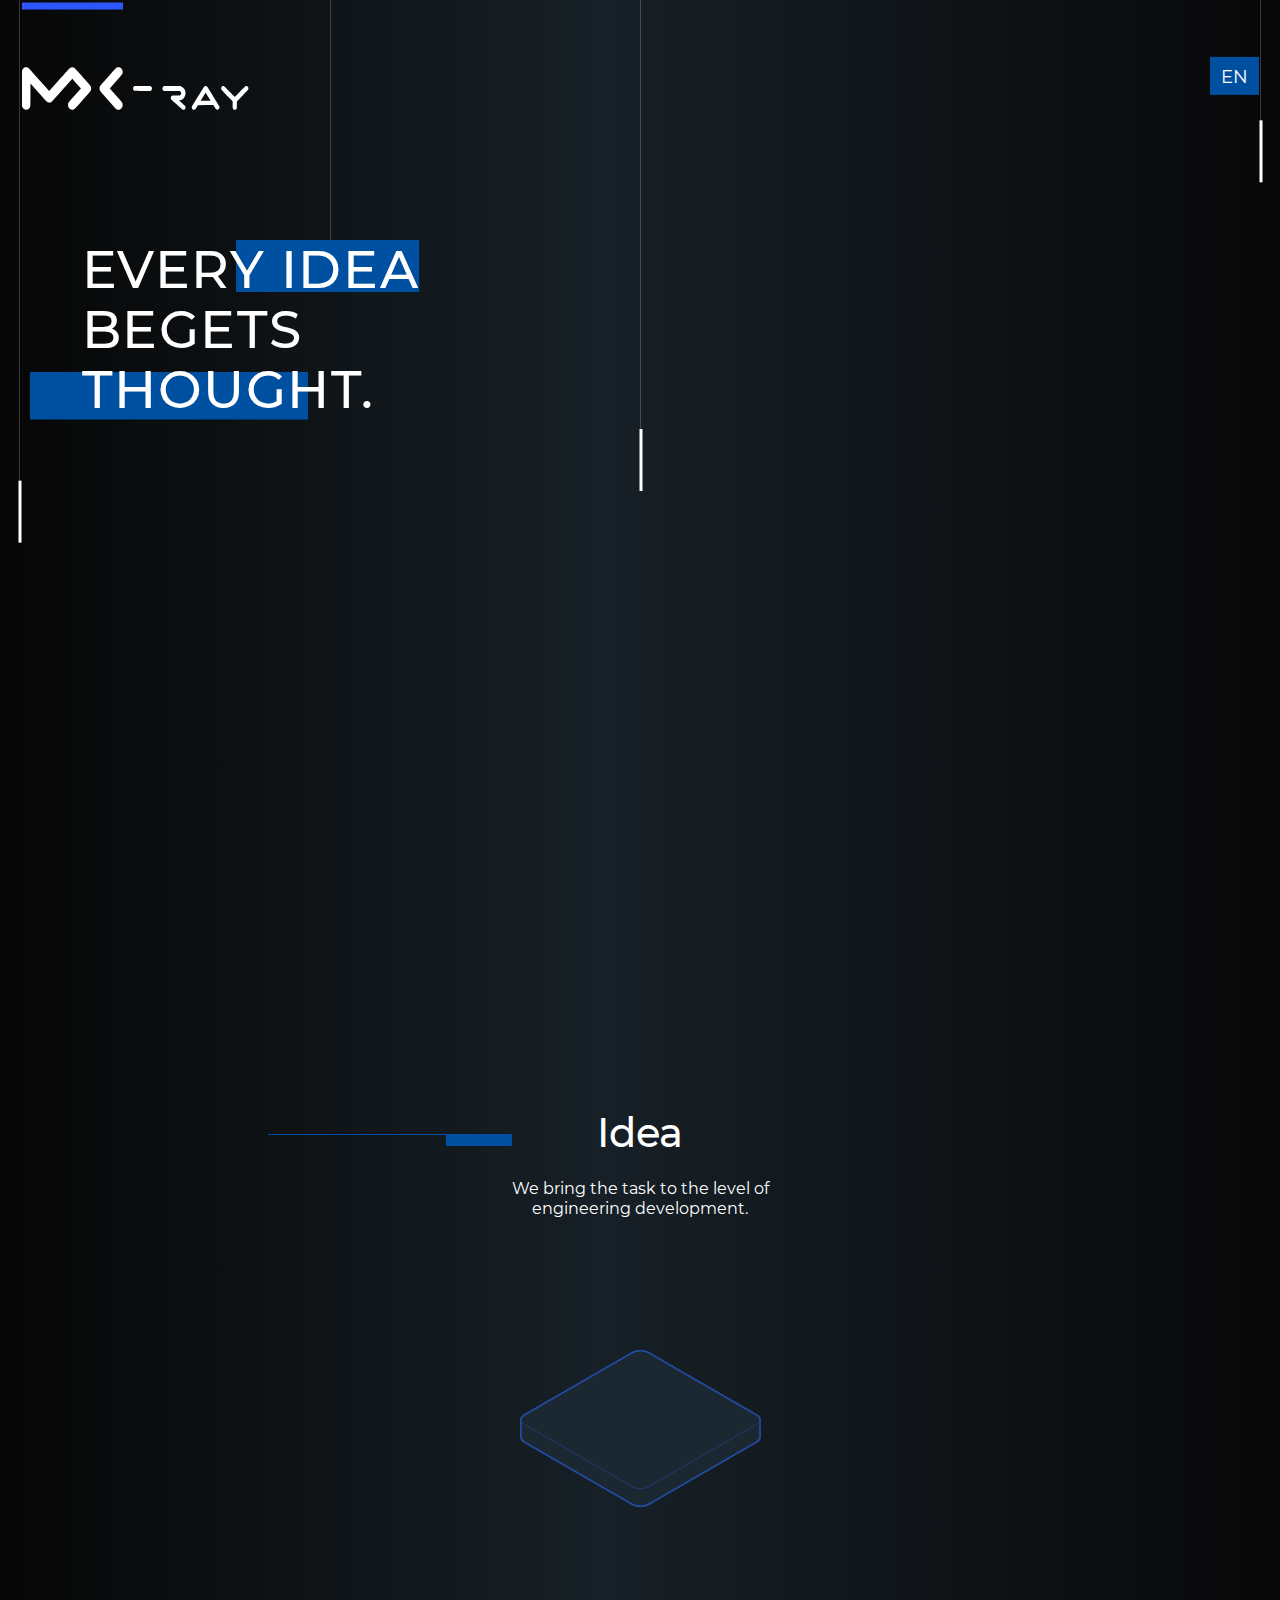
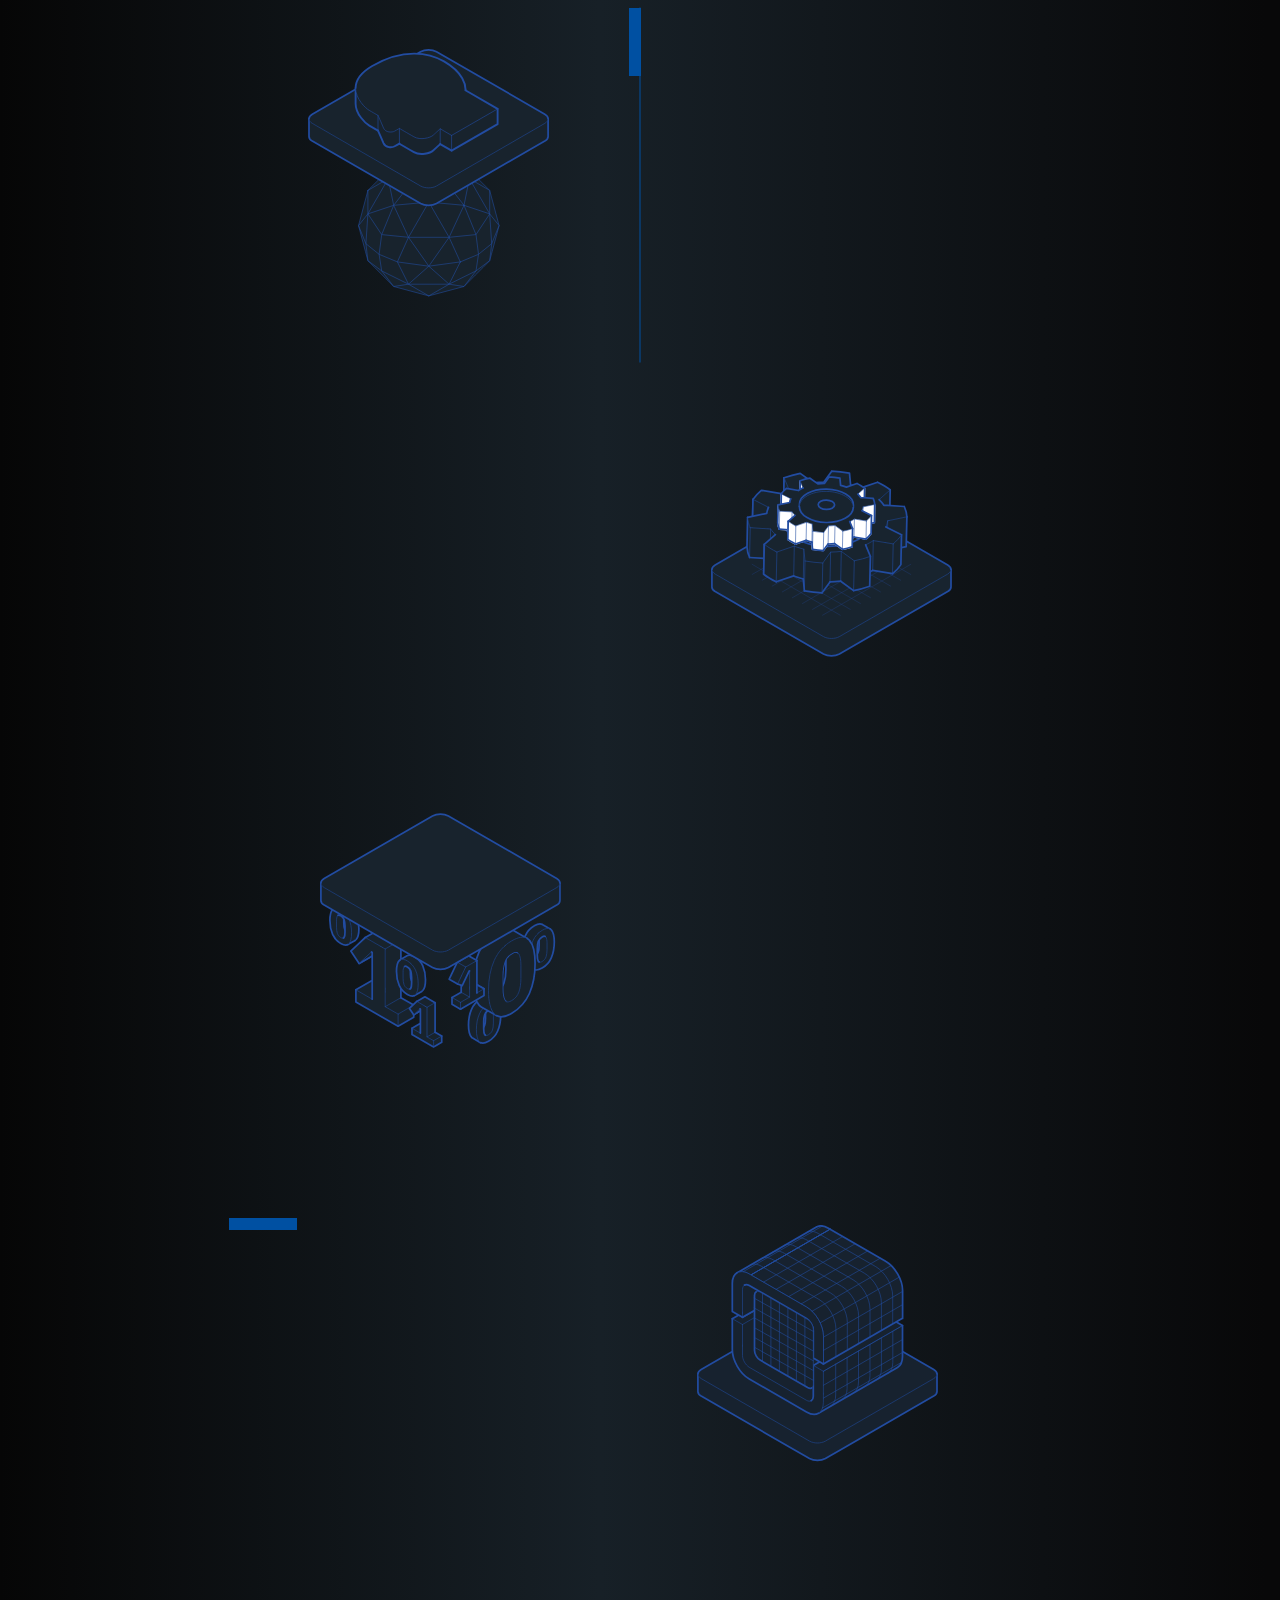
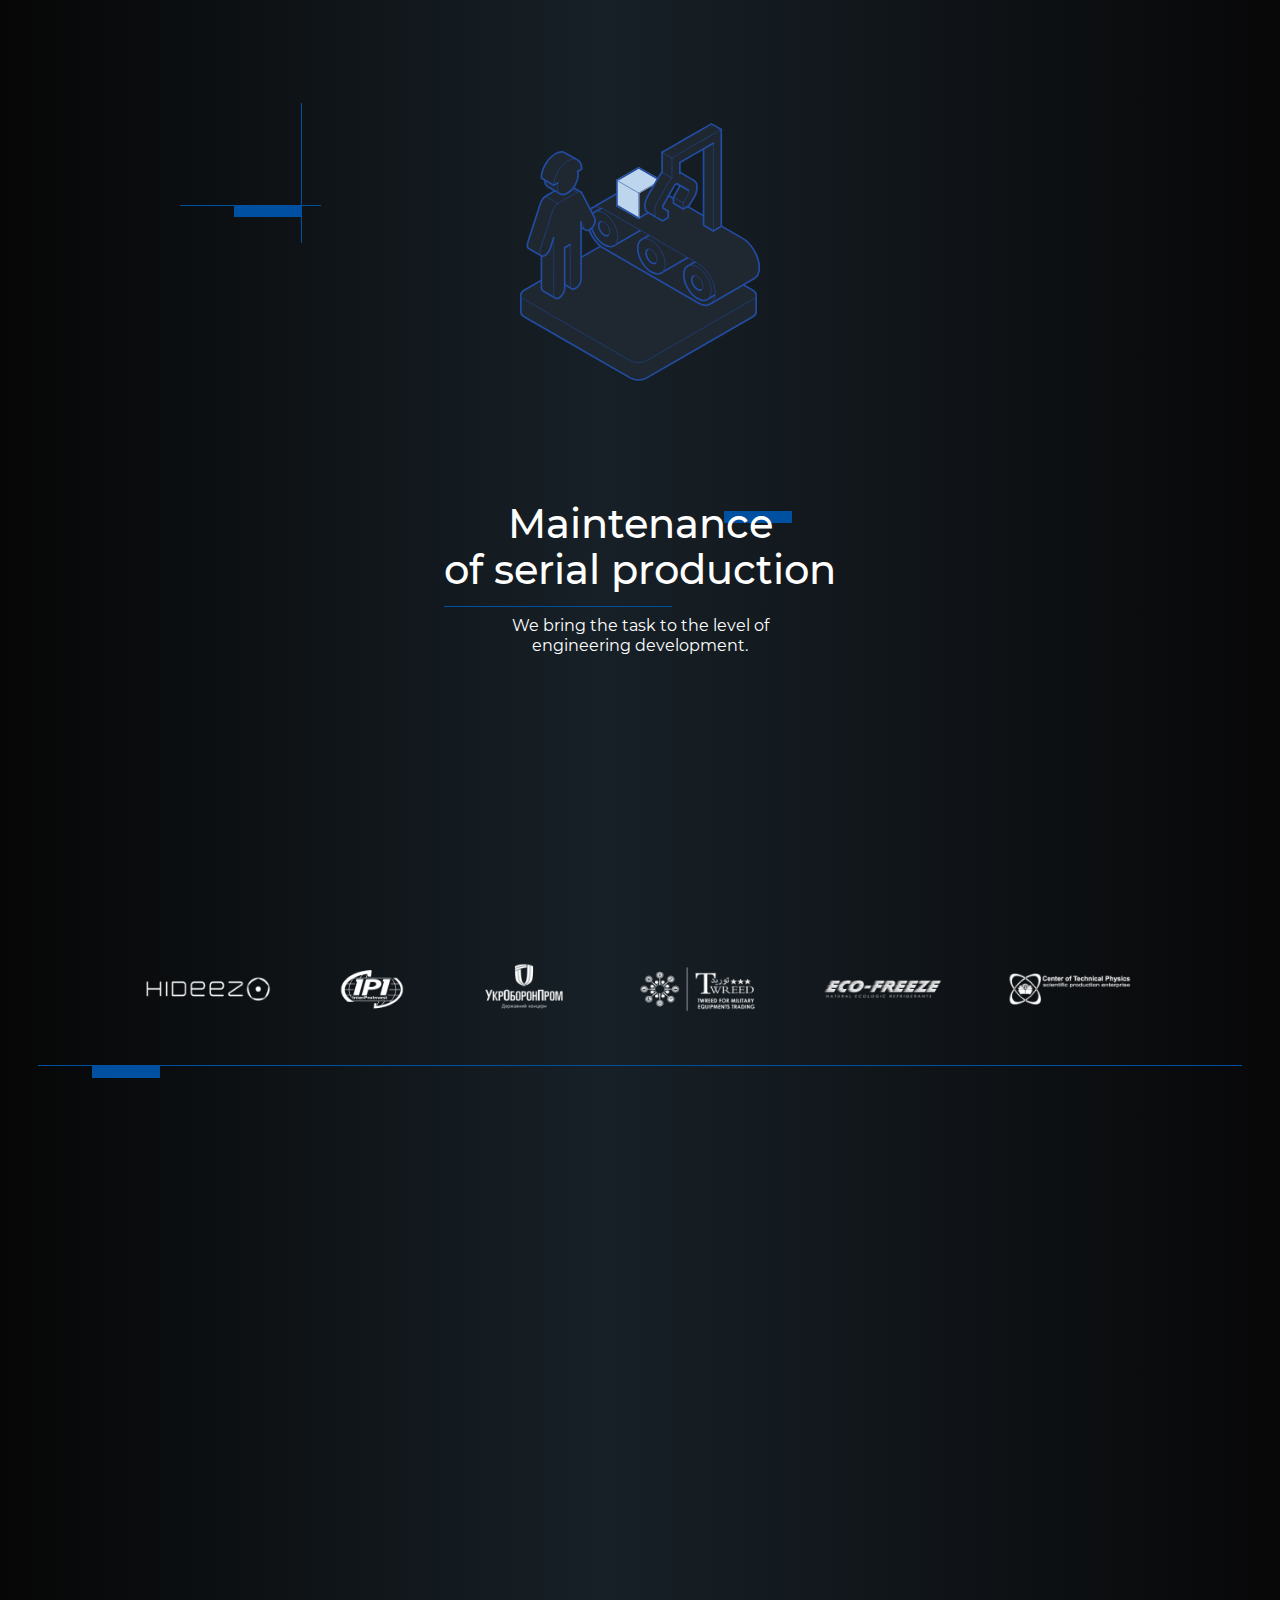
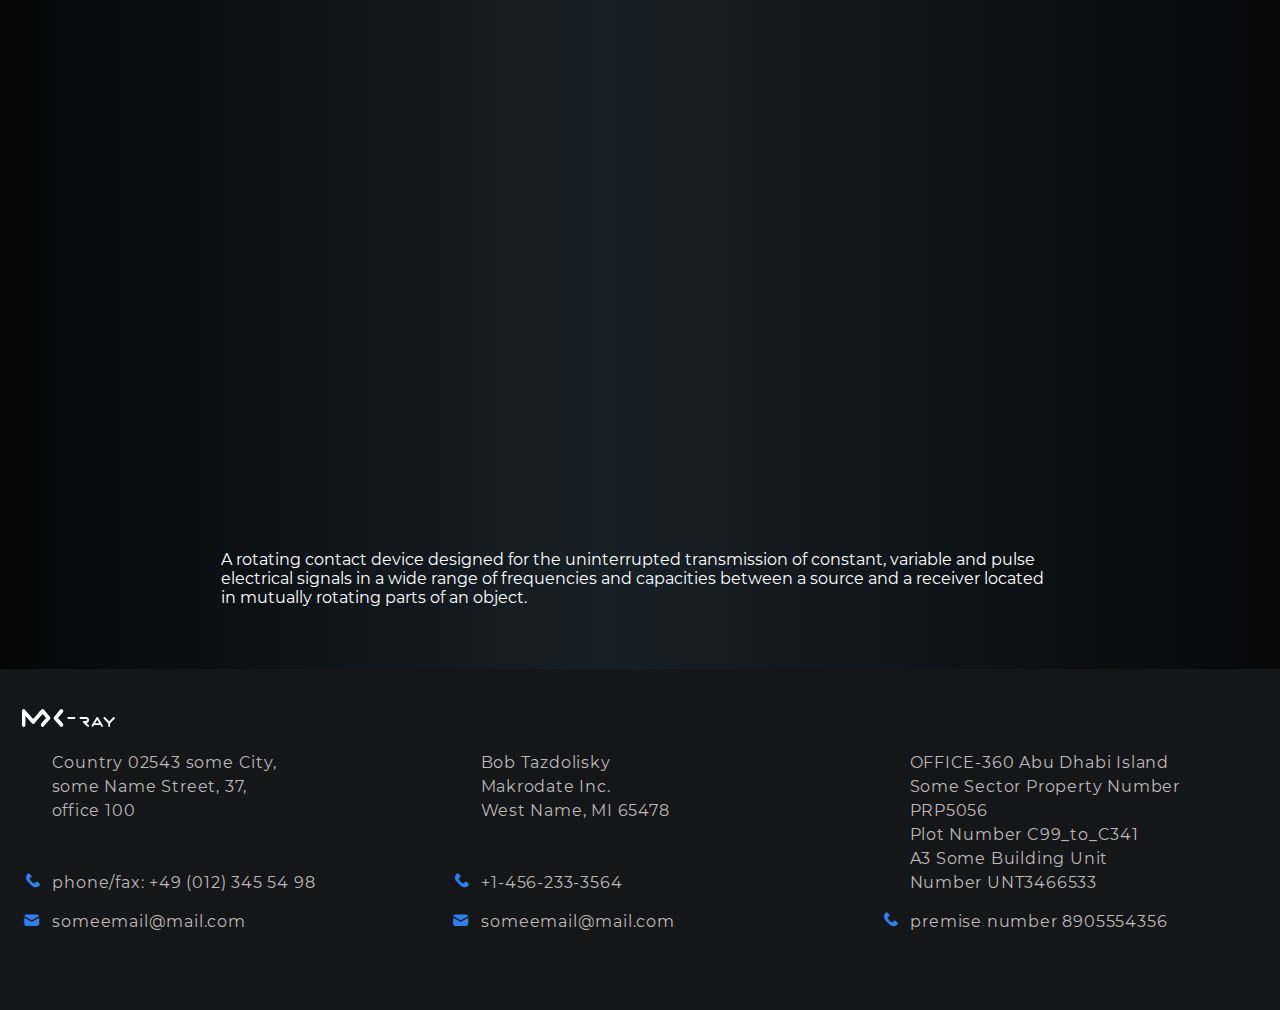
<file: index.html>
<!doctype html>
<html lang="en">
<head>
  <meta charset="UTF-8">
  <meta name="viewport" content="width=device-width, initial-scale=1.0">
  <meta http-equiv="X-UA-Compatible" content="ie=edge">
  <link rel="shortcut icon" href="img/favicon.png" type="image/x-icon">
  <title>Home | MX-RAY</title>
</head>

<style>
  .loading {
    display: flex;
    justify-content: center;
    align-items: center;
    background: linear-gradient(270deg, #080809 1.18%, #172027 53.16%, #060606 100%);
    font-size: 1rem;
    color: white;
    font-family: Arial, sans-serif;

    position: fixed;
    z-index: 100;
    top: 0;
    left: 0;
    right: 0;
    bottom: 0;
  }
</style>

<body class="home">

<div id="wrapper"><!-- wrapper -->
  <div class="loading">Loading...</div>

  <header class="header">
    <div class="container header__container">
      <div class="header__name"><span>Projects</span></div>
      <a href="./" class="logo header__logo">
        <strong>
          <img src="img/logo.svg" alt="MX-RAY">
        </strong>
      </a>

      <div class="nav nav-drop header__nav">
        <div class="nav-drop__inner">
          <ul class="nav__list">
            <li><a href="#services">Services</a></li>
            <li><a href="#clients">Clients</a></li>
            <li><a href="#team">Team</a></li>
            <li><a href="#projects">Projects</a></li>
            <li><a href="#contacts">Contacts</a></li>
          </ul>
        </div>
      </div>

      <div id="language" class="language header__language">EN</div>
      <ul id="languageList" class="language-list header__language-list">
        <li><a href="#">RU</a></li>
        <li><a href="#">UA</a></li>
        <li><a href="#">EN</a></li>
        <li><a href="#">ZH</a></li>
        <li><a href="#">DE</a></li>
        <li><a href="#">FR</a></li>
        <li><a href="#">ES</a></li>
      </ul>

      <button class="hamburger hamburger--spin header__hamburger hamburger-js" type="button">
        <span class="hamburger-box">
          <span class="hamburger-inner"></span>
        </span>
      </button>
    </div>
  </header>




<main>
  <section class="intro">
    <div class="container intro__container">
      <div class="intro-decor intro__decor">
        <span class="intro-decor-line intro-decor__line"></span>
        <span class="intro-decor-line intro-decor__line"></span>
        <span class="intro-decor-line intro-decor__line"></span>
        <span class="intro-decor-line intro-decor__line"></span>
      </div>

      <div class="intro__content">
        <div class="intro__des">
          <h1 class="intro__title intro-title">
            <span class="intro-title__text">Every Idea<br>Begets<br>Thought.</span>
          </h1>
          <div class="intro__subtitle intro-subtitle">
            <div class="intro-subtitle__inner">
              <span class="color-darkblue">We bring together</span> the best<br>thoughts <span class="color-darkblue">to</span> realize<br><span class="pl-1rem">our<span class="color-darkblue"> ideas</span></span>
            </div>
          </div>
        </div>
        <div class="intro__img">
          <div class="swiper intro-swiper-img">
            <div class="swiper-wrapper">
              <div class="swiper-slide">
                <div class="intro__img-wrap" id="zeveles">
                  <img src="img/Heli.png" alt="zeveles">
                </div>
              </div>
              <div class="swiper-slide">
                <div class="intro__img-wrap" id="trochilidae">
                  <img src="img/Nano.png" alt="trochilidae">
                </div>
              </div>
              <div class="swiper-slide">
                <div class="intro__img-wrap" id="mf3drs">
                  <img src="img/Radar.png" alt="MF3DRS">
                </div>
              </div>
              <div class="swiper-slide">
                <div class="intro__img-wrap" id="vku">
                  <img src="img/VKU.png" alt="vku">
                </div>
              </div>
            </div>
          </div>
        </div>
        <div class="intro__swiper">
          <div class="intro-swiper swiper">
            <div class="swiper-wrapper">
              <div class="swiper-slide">
                <div class="intro-about-project">
                  <div class="intro-about-project__body">
                    <small class="intro-about-project__num">01</small>
                    <div class="intro-about-project__title">Zeveles</div>
                    <div class="intro-about-project__des">
                      <p>Development of UAVs with unique capabilities and minimum necessary training and operator training</p>
                    </div>
                    <a href="project.html" class="button intro-about-project__btn">Read more</a>
                  </div>
                </div>
              </div>
              <div class="swiper-slide">
                <div class="intro-about-project">
                  <div class="intro-about-project__body">
                    <small class="intro-about-project__num">02</small>
                    <div class="intro-about-project__title">Trochilidae</div>
                    <div class="intro-about-project__des">
                      <p>Personal, intelligence complex. Extremely light, almost silent.</p>
                    </div>
                    <a href="project.html" class="button intro-about-project__btn">Read more</a>
                  </div>
                </div>
              </div>
              <div class="swiper-slide">
                <div class="intro-about-project">
                  <div class="intro-about-project__body">
                    <small class="intro-about-project__num">03</small>
                    <div class="intro-about-project__title">mf3drs</div>
                    <div class="intro-about-project__des">
                      <p>Multifunctional 3D radar to detect aerial targets.</p>
                    </div>
                    <a href="project.html" class="button intro-about-project__btn">Read more</a>
                  </div>
                </div>
              </div>
              <div class="swiper-slide">
                <div class="intro-about-project">
                  <div class="intro-about-project__body">
                    <small class="intro-about-project__num">04</small>
                    <div class="intro-about-project__title">VKU</div>
                    <div class="intro-about-project__des">
                      <p>Multifunctional 3D radar to detect aerial targets.</p>
                    </div>
                    <a href="project.html" class="button intro-about-project__btn">Read more</a>
                  </div>
                </div>
              </div>
            </div>

            <div class="swiper-pagination"></div>
            <div class="swiper-button-prev"></div>
            <div class="swiper-button-next"></div>
          </div>
        </div>
      </div>
    </div>
  </section>

  <section id="services" class="steps">
    <div class="container text-center">
      <h2 class="title title--steps steps__title">What da we do?</h2>
    </div>

    <div class="container steps__container">
      <div class="steps__row step-1">
        <div class="steps__col">
          <div class="step-des text-center">
            <div class="step-des__title">Idea</div>
            <div class="step-des__text">
              <p>We bring the task to the level of<br>engineering development.</p>
            </div>
          </div>
          <div class="step-img">
            <img src="img/question_mark.svg" class="step-img__animate" alt="Question icon.">
            <img src="img/step-img-1.svg" alt="Platform for question icon.">

            <svg class="step-svg-line" width="273" height="198" viewBox="0 0 273 198" fill="none" xmlns="http://www.w3.org/2000/svg">
              <path d="M228 0.5L266.689 22.918C273.31 26.7547 273.344 36.3034 266.75 40.187L0.5 197" stroke="#0050A2"/>
            </svg>

            <div class="step-line"></div>
          </div>
        </div>
      </div>
      <div class="steps__row step-2">
        <div class="steps__col">
          <div class="step-img">
            <img src="img/exclamation_mark.svg" class="step-img__animate" alt="Exclamation icon.">
            <img src="img/step-img-2.svg" alt="Platform for exclamation icon.">

            <!-- decor -->
            <div class="step-2__circle-small step-decor-circle"></div>
            <div class="step-2__circle step-decor-circle"></div>
            <div class="step-2__circle-blue step-decor-circle"></div>

            <div class="step-line"></div>
          </div>
        </div>
        <div class="steps__col">
          <div class="step-des">
            <div class="step-des__title">Conceptual<br>Design</div>
            <div class="step-des__text">
              <p>We reveal the power of the idea, not the material.</p>
            </div>
          </div>

          <div class="step-des">
            <div class="step-des__title">Visualization</div>
            <div class="step-des__text">
              <p>We get the primary view<br>of the final product<br>.</p>
            </div>
          </div>
        </div>
      </div>
      <div class="steps__row step-3">
        <div class="steps__col">
          <div class="step-img">
            <img src="img/gear.svg" class="step-img__animate" alt="Gear icon.">
            <img src="img/step-img-3.svg" alt="Platform for gear icon.">

            <div class="step-line"></div>
          </div>
        </div>
        <div class="steps__col">
          <div class="step-des">
            <div class="step-3__title-decor"></div>

            <div class="step-des__title">Mechanical<br>Design</div>
            <div class="step-des__text">
              <p>We create a parametric 3D-model<br>of the product, ready for transfer<br>to production.</p>
            </div>
          </div>
        </div>
      </div>
      <div class="steps__row step-4">
        <div class="steps__col">
          <div class="step-img">
            <img src="img/electronic.svg" class="step-img__animate" alt="Electronic icon.">
            <img src="img/step-img-4.svg" alt="Platform for electronic icon">

            <svg class="step-svg-line" width="334" height="254" viewBox="0 0 334 254" fill="none" xmlns="http://www.w3.org/2000/svg">
              <path d="M1.00003 5.80487e-05L1.00004 64.1025C1.00004 67.742 2.97736 71.0941 6.16267 72.8547L333 253.5" stroke="#0050A2"/>
            </svg>

            <div class="step-line"></div>
          </div>
        </div>
        <div class="steps__col">
          <div class="step-4__des-decor"></div>
          <div class="step-des">
            <div class="step-des__title">Electronics development</div>
            <div class="step-des__text">
              <p>Let the electrons run only<br>
                in the right direction.
              </p>
            </div>
          </div>
          <div class="step-des">
            <div class="step-des__title">IT</div>
            <div class="step-des__text">
              <p>Collect, store, process<br>
                and transmit any data.
              </p>
            </div>
          </div>
        </div>
      </div>
      <div class="steps__row step-5">
        <div class="steps__col">
          <div class="step-img">
            <img src="img/design.svg" class="step-img__animate" alt="Monitor icon.">
            <img src="img/step-img-5.svg" alt="Prototype of monitor.">

            <svg class="step-svg-line" width="154" height="171" viewBox="0 0 154 171" fill="none" xmlns="http://www.w3.org/2000/svg">
              <path d="M153.5 2.6664e-05L153.5 25.1927C153.5 28.7838 151.574 32.0992 148.455 33.8787L6.04476 115.122C2.92554 116.901 0.999979 120.217 0.99998 123.808L0.999981 170.882" stroke="#0050A2"/>
            </svg>

            <div class="step-line"></div>
          </div>
        </div>
        <div class="steps__col step-5__des-decor">
          <div class="step-des">
            <div class="step-des__title">Prototyping</div>
            <div class="step-des__text">
              <p>We create from the first CNC prototypes<br>to the last tulling iteration.</p>
            </div>
          </div>
          <div class="step-des">
            <div class="step-des__title">Industrial<br>Design</div>
            <div class="step-des__text">
              <p>We make the material work on<br>facets of possibility.</p>
            </div>
          </div>
        </div>
      </div>
      <div class="steps__row step-6">
        <div class="steps__col">
          <div class="step-6__decor"></div>
          <div class="step-img">
            <img src="img/person.svg" class="step-img__animate" alt="Person icon.">
            <img src="img/cube.svg" class="step-img__animate-cube" alt="Cube which appears on the conveyor.">
            <img src="img/step-img-6.svg" alt="Conveyor icon.">
          </div>
          <div class="step-des">
            <div class="step-des__title">Maintenance<br>of serial production</div>
            <div class="step-des__text">
              <p>We bring the task to the level of<br>engineering development.</p>
            </div>
          </div>
        </div>
      </div>
    </div>
  </section>

  <section id="clients" class="partners">
  <div class="container partners__container">
    <h2 class="title title--partners partners__title">Our partners</h2>
    <ul class="partners__list">
      <li>
        <picture class="partners__img">
  <source srcset="img/2x/HideezLogo-Horizontal.png" media="(min-width: 2560px)">
  <source srcset="img/4x/HideezLogo-Horizontal.png" media="(min-width: 5120px)">
  <source srcset="img/HideezLogo-Horizontal.png">
  <img src="img/4x/HideezLogo-Horizontal.png" alt="Hideez logo">
</picture>
      </li>
      <li>
        <picture class="partners__img">
  <source srcset="img/2x/IPI.png" media="(min-width: 2560px)">
  <source srcset="img/4x/IPI.png" media="(min-width: 5120px)">
  <source srcset="img/IPI.png">
  <img src="img/4x/IPI.png" alt="IPI logo">
</picture>
      </li>
      <li>
        <picture class="partners__img">
  <source srcset="img/2x/Oboronprom.png" media="(min-width: 2560px)">
  <source srcset="img/4x/Oboronprom.png" media="(min-width: 5120px)">
  <source srcset="img/Oboronprom.png">
  <img src="img/4x/Oboronprom.png" alt="Oboronprom logo">
</picture>
      </li>
      <li>
        <picture class="partners__img">
  <source srcset="img/2x/Tweed.png" media="(min-width: 2560px)">
  <source srcset="img/4x/Tweed.png" media="(min-width: 5120px)">
  <source srcset="img/Tweed.png">
  <img src="img/4x/Tweed.png" alt="Tweed logo">
</picture>
      </li>
      <li>
        <picture class="partners__img">
  <source srcset="img/2x/Eco.png" media="(min-width: 2560px)">
  <source srcset="img/4x/Eco.png" media="(min-width: 5120px)">
  <source srcset="img/Eco.png">
  <img src="img/4x/Eco.png" alt="Eco-freeze logo">
</picture>
      </li>
      <li>
        <picture class="partners__img">
  <source srcset="img/2x/fizics.png" media="(min-width: 2560px)">
  <source srcset="img/4x/fizics.png" media="(min-width: 5120px)">
  <source srcset="img/fizics.png">
  <img src="img/4x/fizics.png" alt="Center of Technical Physics logo">
</picture>
      </li>
    </ul>
  </div>
</section>

  <section id="team" class="team">
  <div class="container team__container">
    <h2 class="title title--team team__title">Team</h2>
    <ul class="team__list">
      <li>
        <figure class="team-item">
          <div class="team-item__img">
            <img loading="lazy" src="img/All-06.png" alt="Photo of team member.">
          </div>
          <figcaption>
            <div class="team-item__title">Alexander<br>Sergeevich</div>
            <p>IT Director</p>
          </figcaption>
        </figure>
      </li>
      <li>
        <figure class="team-item">
          <picture class="team-item__img">
            <source srcset="img/All-02.png" media="(min-width: 2560px)">
            <source srcset="img/All-02.png" media="(min-width: 5120px)">
            <source srcset="img/All-02.png">
            <img src="img/All-02.png" alt="Photo of team member.">
          </picture>
          <figcaption>
            <div class="team-item__title">Alexander<br>Nikolaevich</div>
            <p>CFO</p>
          </figcaption>
        </figure>
      </li>
      <li>
        <figure class="team-item">
          <picture class="team-item__img">
            <source srcset="img/All-07.png" media="(min-width: 2560px)">
            <source srcset="img/All-07.png" media="(min-width: 5120px)">
            <source srcset="img/All-07.png">
            <img src="img/All-07.png" alt="Photo of team member.">
          </picture>
          <figcaption>
            <div class="team-item__title">Alexander<br>Pavlovich</div>
            <p>Head of Prototyping</p>
          </figcaption>
        </figure>
      </li>
      <li>
        <figure class="team-item">
          <picture class="team-item__img">
            <source srcset="img/All-04.png" media="(min-width: 2560px)">
            <source srcset="img/All-04.png" media="(min-width: 5120px)">
            <source srcset="img/All-04.png">
            <img src="img/All-04.png" alt="Photo of team member.">
          </picture>
          <figcaption>
            <div class="team-item__title">Alexander<br>Sergeevich</div>
            <p>Chief engineer</p>
          </figcaption>
        </figure>
      </li>
      <li>
        <figure class="team-item">
          <picture class="team-item__img">
            <source srcset="img/All-08.png" media="(min-width: 2560px)">
            <source srcset="img/All-08.png" media="(min-width: 5120px)">
            <source srcset="img/All-08.png">
            <img src="img/All-08.png" alt="Photo of team member.">
          </picture>
          <figcaption>
            <div class="team-item__title">Alexei<br>Nikolayevich</div>
            <p>Head of Development Department</p>
          </figcaption>
        </figure>
      </li>
      <li>
        <figure class="team-item">
          <picture class="team-item__img">
            <source srcset="img/All-10.png" media="(min-width: 2560px)">
            <source srcset="img/All-10.png" media="(min-width: 5120px)">
            <source srcset="img/All-10.png">
            <img src="img/All-10.png" alt="Photo of team member.">
          </picture>
          <figcaption>
            <div class="team-item__title">Artyom<br>Vladimirovich</div>
            <p>Embedded Systems Specialist</p>
          </figcaption>
        </figure>
      </li>
      <li>
        <figure class="team-item">
          <picture class="team-item__img">
            <source srcset="img/All-11.png" media="(min-width: 2560px)">
            <source srcset="img/All-11.png" media="(min-width: 5120px)">
            <source srcset="img/All-11.png">
            <img src="img/All-11.png" alt="Photo of team member.">
          </picture>
          <figcaption>
            <div class="team-item__title">Viktor<br>Dmitrievich</div>
            <p>Lead FPGA Engineer</p>
          </figcaption>
        </figure>
      </li>
      <li>
        <figure class="team-item">
          <picture class="team-item__img">
            <source srcset="img/All-03.png" media="(min-width: 2560px)">
            <source srcset="img/All-03.png" media="(min-width: 5120px)">
            <source srcset="img/All-03.png">
            <img src="img/All-03.png" alt="Photo of team member.">
          </picture>
          <figcaption>
            <div class="team-item__title">Ludmila<br>Vladimirovna</div>
            <p>Chief Accountant</p>
          </figcaption>
        </figure>
      </li>
    </ul>
  </div>

  <div class="container">
    <div class="team__des">
      <p>A rotating contact device designed for the uninterrupted transmission of constant, variable and pulse electrical signals in a wide range of frequencies and capacities between a source and a receiver located in mutually rotating parts of an object.</p>
    </div>
  </div>
</section>

</main>

<div class="popup-projects">
  <div class="container popup-projects__container">

    <div class="popup-projects__body">
      <div class="popup-projects-swiper popup-projects__swiper">
        <div id="popupProjectsSwiper" class="swiper">
          <div class="swiper-wrapper">
            <a href="project.html" class="swiper-slide">
              <figure class="popup-project" id="zeveles">
                <figcaption class="popup-project__title">Zeveles</figcaption>
                <div class="popup-project__img">
                  <img src="img/Heli_HiRes_tablet.png" alt="zeveles">
                </div>
              </figure>
            </a>
            <a href="project.html" class="swiper-slide">
              <figure class="popup-project" id="trochilidae">
                <figcaption class="popup-project__title">Trochilidae</figcaption>
                <div class="popup-project__img">
                  <img src="img/Nano.png" alt="Trochilidae">
                </div>
              </figure>
            </a>
            <a href="project.html" class="swiper-slide">
              <figure class="popup-project" id="mf3drs">
                <figcaption class="popup-project__title">MF3DRS</figcaption>
                <div class="popup-project__img">
                  <img src="img/Radar.png" alt="MF3DRS">
                </div>
              </figure>
            </a>
            <a href="project.html" class="swiper-slide">
              <figure class="popup-project" id="vku">
                <figcaption class="popup-project__title">VKU</figcaption>
                <div class="popup-project__img">
                  <img src="img/VKU.png" alt="ВКУ">
                </div>
              </figure>
            </a>
          </div>

          <div class="swiper-pagination"></div>
        </div>
        <div class="swiper-button-prev"></div>
        <div class="swiper-button-next"></div>
      </div>

      <footer class="popup-project-footer">
        <div class="popup-project-des" data-index="0">
          <div class="popup-project-des__body">
            <div class="popup-project-des__title">Zeveles</div>
            <div class="popup-project-des__content">
              <p>Development of UAVs with unique capabilities and minimum necessary training and operator training</p>
            </div>
          </div>
        </div>
        <div class="popup-project-des" data-index="1">
          <div class="popup-project-des__body">
            <div class="popup-project-des__title">Trochilidae</div>
            <div class="popup-project-des__content">
              <p>Development of UAVs with unique capabilities and minimum necessary training and operator training</p>
            </div>
          </div>
        </div>
        <div class="popup-project-des" data-index="2">
          <div class="popup-project-des__body">
            <div class="popup-project-des__title">MF3DRS</div>
            <div class="popup-project-des__content">
              <p>Development of UAVs with unique capabilities and minimum necessary training and operator training</p>
            </div>
          </div>
        </div>
        <div class="popup-project-des" data-index="3">
          <div class="popup-project-des__body">
            <div class="popup-project-des__title">VKU</div>
            <div class="popup-project-des__content">
              <p>Development of UAVs with unique capabilities and minimum necessary training and operator training</p>
            </div>
          </div>
        </div>
      </footer>
    </div>
  </div>
</div>



    <footer id="contacts" class="footer">
      <div class="container footer__container">
        <div class="footer__logo">
          <a href="/">
            <strong><img src="img/logo.svg" alt="MX-RAY"></strong>
          </a>
        </div>
        <div class="footer__body">
          <div class="footer__col">
            <ul class="footer__list footer-list">
              <li><a href="https://goo.gl/maps/TtiGdxMxr5rzA5WSA" target="_blank">
                <div class="footer-list__ico">
                  <img loading="lazy" src="img/ukraine.svg" alt="USE flag">
                </div>
                <address>
                  Country 02543 some City,<br>
                  some Name Street, 37, <br>
                  office 100
                </address>
              </a></li>
              <li><a href="tel:+49 (012) 345 54 98"><i class="icon-phone"></i>phone/fax: +49 (012) 345 54 98</a></li>
              <li><a href="someemail@mail.com"><i class="icon-letter"></i>someemail@mail.com</a></li>
            </ul>
          </div>
          <div class="footer__col">
            <ul class="footer__list footer-list">
              <li><a href="https://goo.gl/maps/amCQ9KrrdQPkiEJN8" target="_blank">
                <div class="footer-list__ico">
                  <img loading="lazy" src="img/united-states.svg" alt="USE flag">
                </div>
                <address>
                  Bob Tazdolisky<br>
                  Makrodate Inc.<br>
                  West Name, MI 65478
                </address>
              </a></li>
              <li><a href="tel:+1-456-233-3564"><i class="icon-phone"></i>+1-456-233-3564</a></li>
              <li><a href="mailto:someemail@mail.com"><i class="icon-letter"></i>someemail@mail.com</a></li>
            </ul>
          </div>
          <div class="footer__col">
            <ul class="footer__list footer-list">
              <li><a href="https://goo.gl/maps/CKxKb4og4DhRQYEb8" target="_blank">
                <div class="footer-list__ico">
                  <img loading="lazy" src="img/united-arab-emirates.svg" alt="UAE flag">
                </div>
                <address>
                  OFFICE-360 Abu Dhabi Island<br>
                  Some Sector Property Number PRP5056<br>
                  Plot Number C99_to_C341<br>
                  A3 Some Building Unit<br>
                  Number UNT3466533
                </address>
              </a></li>
              <li><a href="tel:8905554356"><i class="icon-phone"></i>premise number 8905554356</a></li>
            </ul>
          </div>
        </div>
      </div>
    </footer>

    </div> <!-- wrapper end -->
    <link rel="stylesheet" href="css/style.min.css">
    <script src="js/main.js"></script>
  </body>
</html>
</file>
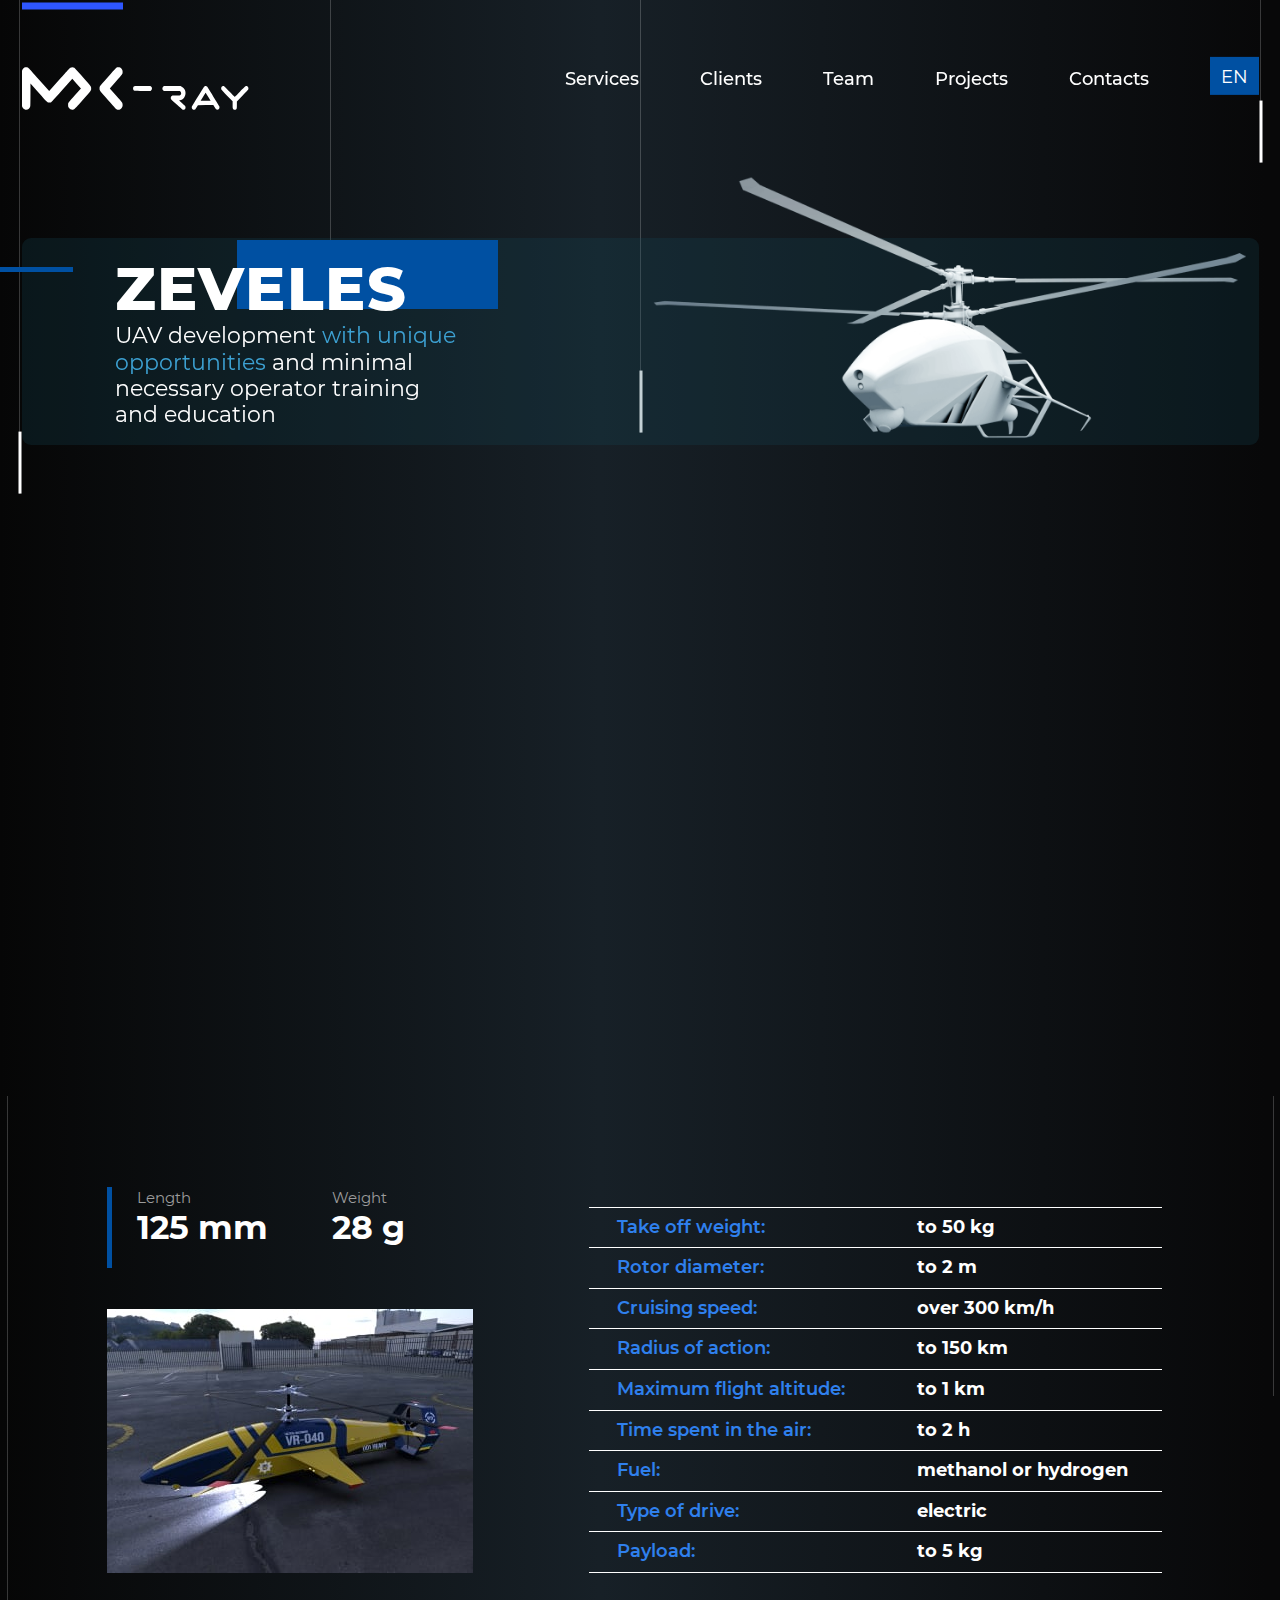
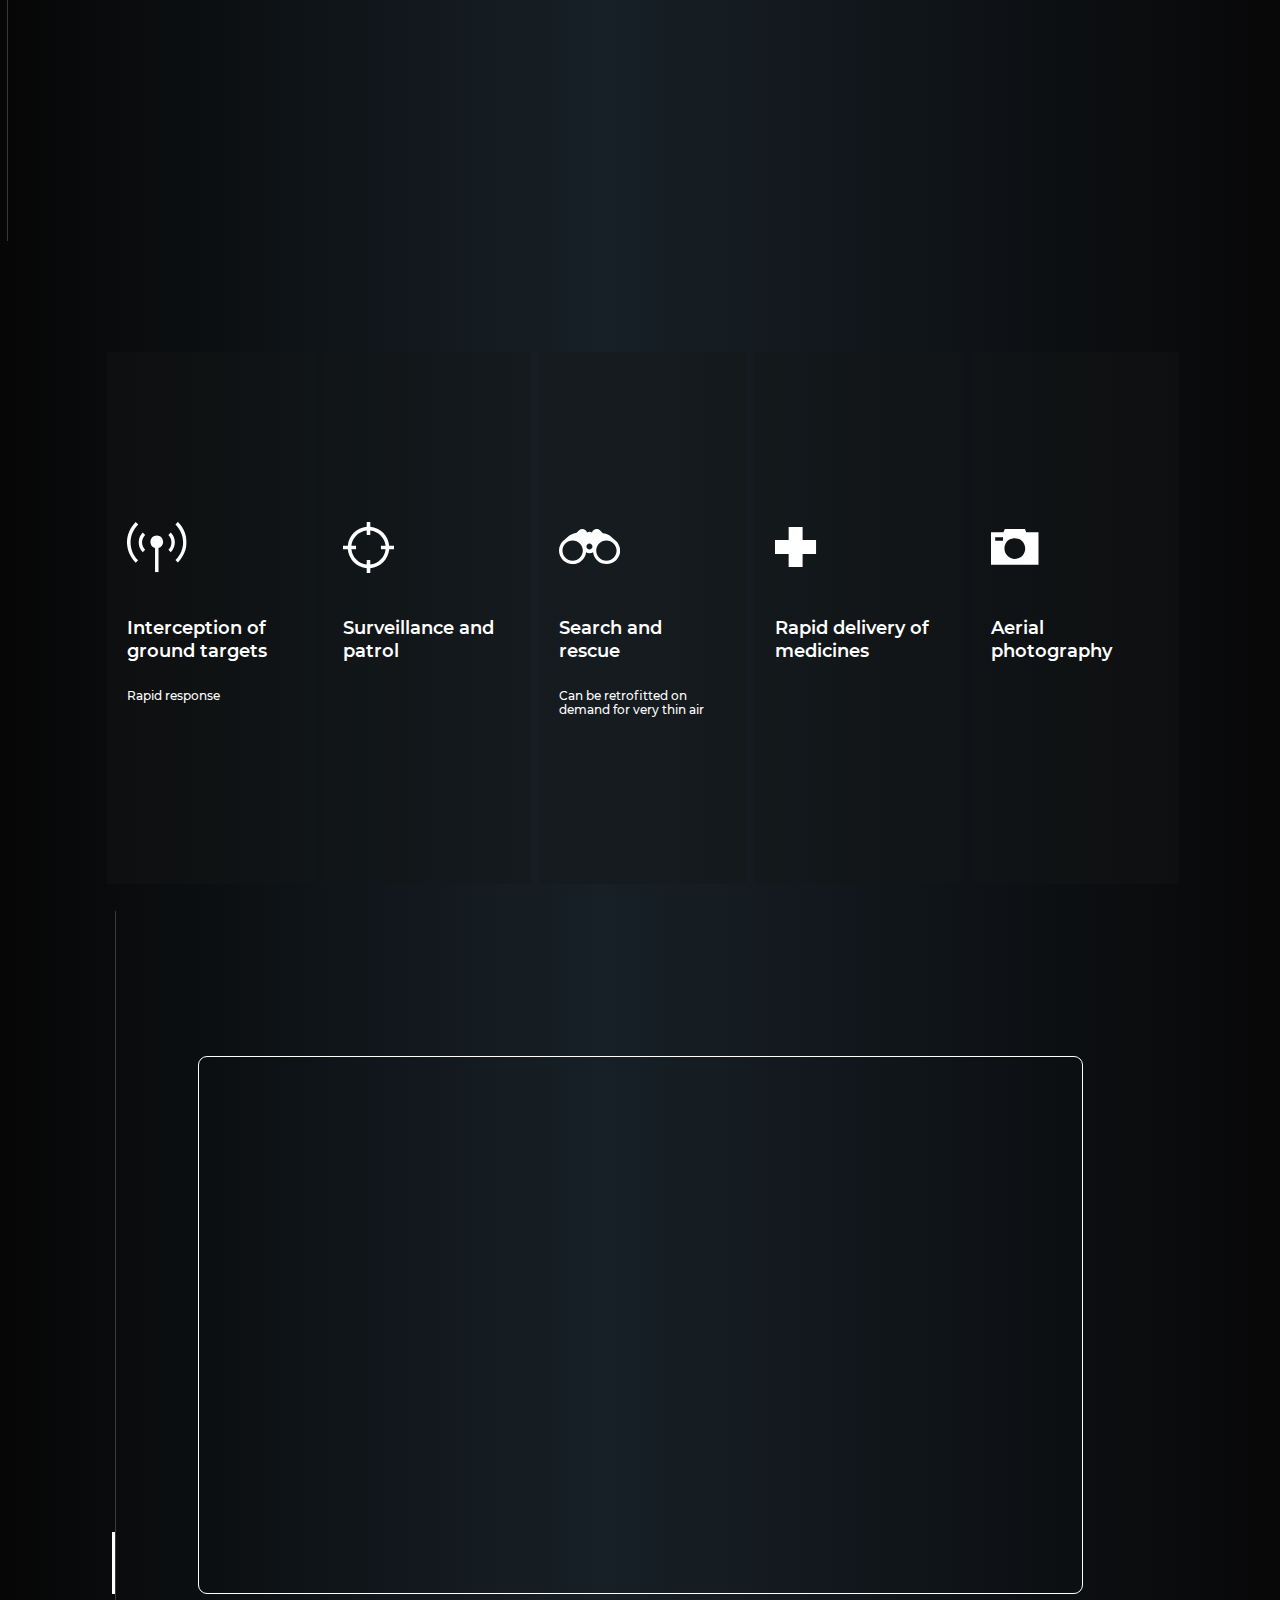
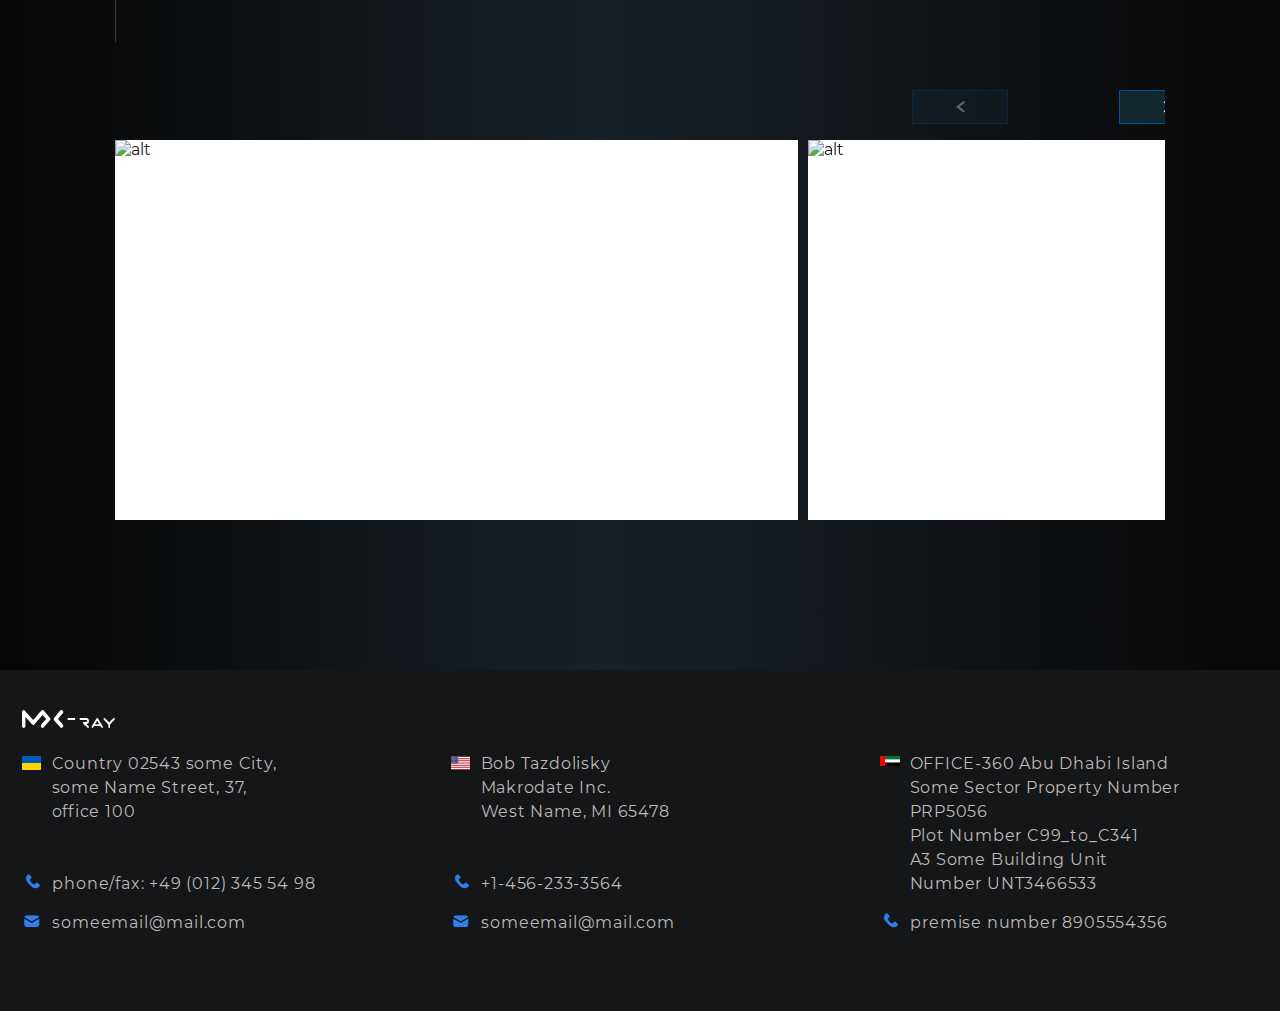
<file: project.html>
<!doctype html>
<html lang="en">
<head>
  <meta charset="UTF-8">
  <meta name="viewport" content="width=device-width, initial-scale=1.0">
  <meta http-equiv="X-UA-Compatible" content="ie=edge">
  <link rel="shortcut icon" href="img/favicon.png" type="image/x-icon">
  <title>Project name | MX-RAY</title>
</head>

<style>
  .loading {
    display: flex;
    justify-content: center;
    align-items: center;
    background: linear-gradient(270deg, #080809 1.18%, #172027 53.16%, #060606 100%);
    font-size: 1rem;
    color: white;
    font-family: Arial, sans-serif;

    position: fixed;
    z-index: 100;
    top: 0;
    left: 0;
    right: 0;
    bottom: 0;
  }
</style>

<body class="project-page">

<div id="wrapper"><!-- wrapper -->
  <div class="loading">Loading...</div>

  <header class="header">
    <div class="container header__container">
      <div class="header__name"><span>Projects</span></div>
      <a href="./" class="logo header__logo">
        <strong>
          <img src="img/logo.svg" alt="MX-RAY">
        </strong>
      </a>

      <div class="nav nav-drop header__nav">
        <div class="nav-drop__inner">
          <ul class="nav__list">
            <li><a href="./#services">Services</a></li>
            <li><a href="./#clients">Clients</a></li>
            <li><a href="./#team">Team</a></li>
            <li><a href="#projects">Projects</a></li>
            <li><a href="#contacts">Contacts</a></li>
          </ul>
        </div>
      </div>

      <div id="language" class="language header__language">EN</div>
      <ul id="languageList" class="language-list header__language-list">
        <li><a href="#">RU</a></li>
        <li><a href="#">UA</a></li>
        <li><a href="#">EN</a></li>
        <li><a href="#">ZH</a></li>
        <li><a href="#">DE</a></li>
        <li><a href="#">FR</a></li>
        <li><a href="#">ES</a></li>
      </ul>

      <button class="hamburger hamburger--spin header__hamburger hamburger-js" type="button">
        <span class="hamburger-box">
          <span class="hamburger-inner"></span>
        </span>
      </button>
    </div>
  </header>




<main>

  <section class="intro intro-project">
    <div class="container intro__container intro-project__container">
      <div class="intro-decor intro__decor">
        <span class="intro-decor-line intro-decor__line"></span>
        <span class="intro-decor-line intro-decor__line"></span>
        <span class="intro-decor-line intro-decor__line"></span>
        <span class="intro-decor-line intro-decor__line"></span>
      </div>
      <div class="intro-project__img">
        <div class="intro-project__img-wrap" id="zeveles">
          <img src="img/Heli.png" alt="zeveles">
        </div>
      </div>
      <div class="intro-project__content">
        <div class="intro-project__title">ZEVELES</div>
        <div class="intro-project__des">
          <p>UAV development <span class="color-cadetblue">with unique<br>opportunities</span> and minimal<br>necessary operator training<br>and education</p>
        </div>
      </div>
    </div>
  </section>

  <div class="triggers">
    <div class="container">
      <ul class="triggers__list">
        <li>
          <div class="trigger">
            <svg class="trigger__img trigger-1" width="67" height="62" viewBox="0 0 67 62" fill="none" xmlns="http://www.w3.org/2000/svg">
              <g clip-path="url(#clip0_338_253)">
                <path class="trigger-1__wave-1" d="M33.5 50.3315C23.5547 50.3315 14.1328 45.4551 8.20053 37.4439C7.67709 36.7473 7.85157 35.5282 8.54949 35.0057C9.2474 34.4832 10.4688 34.6574 10.9922 35.354C16.2266 42.4945 24.6016 46.8484 33.5 46.8484C42.3984 46.8484 50.7734 42.4945 56.0078 35.354C56.5313 34.6574 57.7526 34.4832 58.4505 35.0057C59.1484 35.5282 59.3229 36.7473 58.7995 37.4439C52.8672 45.4551 43.4453 50.3315 33.5 50.3315Z" fill="#005BAA"/>
                <path class="trigger-1__wave-2" d="M33.5 61.9999C20.5886 61.9999 8.54949 56.2527 0.348972 46.3258C-0.348945 45.6291 -0.174466 44.41 0.523451 43.8876C1.22137 43.1909 2.44272 43.3651 2.96616 44.0617C10.4688 53.1179 21.6354 58.3426 33.5 58.3426C45.3646 58.3426 56.3568 53.1179 64.0339 44.0617C64.7318 43.3651 65.7787 43.1909 66.4766 43.8876C67.1745 44.5842 67.349 45.6291 66.6511 46.3258C58.4505 56.4269 46.4115 61.9999 33.5 61.9999Z" fill="#005BAA"/>
                <path d="M54.7865 0H12.2136C11.6901 0 11.3412 0.348315 11.3412 1.04494V6.79214C11.3412 8.35955 12.5625 9.75281 14.3073 9.75281H52.8672C54.4375 9.75281 55.8333 8.53371 55.8333 6.79214V1.04494C55.6589 0.348315 55.3099 0 54.7865 0Z" fill="#005BAA"/>
                <path d="M15.1797 11.3203V17.59C15.1797 27.5169 22.8568 35.8765 32.6276 36.399C43.0964 36.9214 51.8203 28.5619 51.8203 18.1124V11.3203H15.1797ZM33.5 28.736C30.8828 28.736 28.6146 26.6462 28.6146 23.8596C28.6146 21.2473 30.7083 18.9832 33.5 18.9832C36.1172 18.9832 38.3854 21.0731 38.3854 23.8596C38.3854 26.472 36.1172 28.736 33.5 28.736ZM45.1901 18.9832C44.6667 18.9832 44.1432 18.6349 44.1432 17.9383C44.1432 17.4158 44.4922 16.8933 45.1901 16.8933C45.7136 16.8933 46.237 17.2417 46.237 17.9383C46.0625 18.6349 45.7136 18.9832 45.1901 18.9832Z" fill="#005BAA"/>
              </g>
              <defs>
                <clipPath id="clip0_338_253">
                  <rect width="67" height="62" fill="white"/>
                </clipPath>
              </defs>
            </svg>
            <span class="trigger__title">Unique solution for carrying out<br>aerial reconnaissance</span>
          </div>
        </li>
        <li>
          <div class="trigger">
            <svg class="trigger__img trigger-2" width="51" height="51" viewBox="0 0 51 51" fill="none" xmlns="http://www.w3.org/2000/svg">
              <path d="M25.5 0C11.3694 0 0 11.3694 0 25.5C0 39.4682 11.3694 51 25.5 51C39.4682 51 51 39.6306 51 25.5C51 11.3694 39.4682 0 25.5 0Z" fill="#005BAA"/>
              <path class="trigger-2__arrows" d="M23.8759 26.1496L33.9459 36.2197L36.2198 33.9458L27.1243 24.8503V9.58276H23.8759V26.1496Z" fill="#1C313D"/>
            </svg>
            <span class="trigger__title">Unprecedented flight time up to 6 hours</span>
          </div>
        </li>

        <li>
          <div class="trigger">
            <svg class="trigger__img trigger-3" version="1.1" id="Слой_1" xmlns="http://www.w3.org/2000/svg" x="0px" y="0px" width="71px" height="64.529px" viewBox="0 -0.895 71 64.529" enable-background="new 0 -0.895 71 64.529" xml:space="preserve">
                <g>
                  <path fill="#005BAA" d="M66.257,35.829c5.142-4.98,6.267-13.014,2.571-19.12c-1.607-2.571-3.695-4.499-6.267-5.784l-0.311,0.31
                    l-0.604-0.31l-6.315-1.606c-1.446,0-3.052,0.321-4.659,0.803c-0.643,0.161-0.964,0.161-1.446-0.321
                    c-4.819-5.302-10.765-7.712-17.834-6.748c-6.748,0.803-11.89,4.338-15.264,10.122c-0.161,0.482-0.482,0.643-1.125,0.482
                    c-1.767-0.161-3.695,0-5.463,0.482c-4.98,1.606-8.354,4.82-9.318,9.961c-0.964,5.142,1.285,9.158,5.462,12.211
                    c0.161,0.161,0.321,0.161,0.482,0.321c-0.161,0.16-0.161,0.321-0.161,0.643c-1.125,2.57-1.446,5.303-0.803,8.033
                    c0.964,3.535,3.213,6.267,6.266,7.873l3.623,0.106l4.25,1.019c1.125-0.161,2.088-0.643,3.213-1.125
                    c0.321-0.161,0.643-0.482,1.125,0c7.712,5.142,16.388,4.82,23.78-0.804c0.16-0.16,0.643-0.16,0.963-0.16
                    c1.447,0.321,2.893,1.124,4.339,1.285c8.997,0.804,15.745-7.552,13.015-16.228C65.775,36.633,65.775,36.311,66.257,35.829z
                     M30.427,25.064c-0.643-0.321-1.285-0.643-1.767-0.964c-0.643-0.161-1.125-0.482-1.607-0.482s-0.964-0.161-1.606-0.161
                    c-0.964,0-1.928,0.161-2.571,0.643c-0.803,0.482-1.285,1.125-1.768,1.928c-0.482,0.804-0.643,1.928-0.643,3.053
                    c0,0.804,0.161,1.446,0.321,2.089s0.643,1.285,0.964,1.768c0.482,0.482,0.964,0.964,1.768,1.285
                    c0.643,0.321,1.446,0.482,2.41,0.482c0.321,0,0.803,0,1.125,0s0.803-0.161,1.125-0.322c0.322-0.16,0.804-0.32,1.125-0.481
                    s0.803-0.481,1.125-0.643v0.964l-0.821,3.342l-2.859,0.339l-0.015,0.015c-0.149,0-0.298,0-0.448,0c-0.138,0-0.276,0-0.415,0
                    c-0.194,0-0.389,0-0.583,0c-1.446,0-2.731-0.16-3.856-0.643c-1.125-0.482-2.088-0.964-2.892-1.768
                    c-0.803-0.803-1.446-1.768-1.767-2.892c-0.482-1.125-0.643-2.25-0.643-3.695c0-1.768,0.321-3.214,1.125-4.66
                    s1.767-2.41,3.053-3.213c1.286-0.804,2.892-1.125,4.66-1.125c0.482,0,1.125,0,1.606,0.161c0.482,0.16,1.125,0.16,1.606,0.321
                    c0.482,0.161,0.964,0.321,1.446,0.482s0.803,0.321,1.125,0.482L30.427,25.064z M49.387,33.74c-0.643,1.285-1.607,2.41-3.053,3.214
                    c-1.285,0.804-2.893,1.124-4.82,1.124c-1.606,0-2.893-0.16-4.017-0.643c-0.246-0.123-0.399-0.246-0.602-0.369
                    c-1.26-0.689-3.279-2.558-4.021-5.131l-0.038,0.037c-0.058-0.292-0.117-0.583-0.167-0.883c-0.089-0.524-0.154-1.073-0.154-1.688
                    c0.161-1.928,0.482-3.534,1.125-4.82c0.643-1.285,1.607-2.41,2.893-3.213c1.285-0.803,2.892-1.125,4.98-1.125
                    c0.649,0,1.224,0.075,1.776,0.172c0.012,0.002,0.021,0.002,0.032,0.004c0.01,0.001,0.018,0.004,0.027,0.006
                    c0.247,0.044,0.491,0.091,0.734,0.14l-0.017,0.016c4.289,1.067,5.472,4.303,5.472,4.303v0.002c0.123,0.207,0.247,0.412,0.33,0.66
                    c0.32,1.125,0.481,2.25,0.481,3.535C50.351,30.849,50.029,32.295,49.387,33.74z M60.473,41.131h-8.516v-1.928
                    c0.321-0.16,0.643-0.482,0.965-0.803c0.32-0.322,0.643-0.482,0.963-0.804c0.804-0.643,1.446-1.125,1.929-1.606
                    c0.481-0.482,0.964-0.965,1.124-1.285c0.322-0.482,0.482-0.804,0.482-1.286c0-0.481-0.16-0.804-0.482-1.124
                    c-0.32-0.161-0.803-0.161-1.445-0.161c-0.322,0-0.643,0-1.125,0.161c-0.321,0.16-0.803,0.16-1.125,0.481
                    c-0.32,0.161-0.803,0.321-1.124,0.643l-0.161-2.892c0.321-0.161,0.643-0.161,0.965-0.321c0.32-0.161,0.643-0.161,0.963-0.321
                    c0.322-0.161,0.804-0.161,1.125-0.161s0.804,0,1.125,0c0.964,0,1.606,0.161,2.249,0.482c0.644,0.321,1.125,0.643,1.446,1.125
                    s0.482,1.125,0.482,1.767s-0.161,1.125-0.322,1.607c-0.16,0.481-0.643,1.124-1.124,1.605c-0.482,0.482-1.125,1.125-1.929,1.607
                    l-0.963,0.643h0.481c0.643,0,1.285,0,2.089,0c0.803,0,1.285,0,1.928,0V41.131z"/>
                  <path fill="#005BAA" d="M46.423,27.843c-0.209-2.892-2.932-3.935-2.932-3.935c-0.643-0.321-1.285-0.482-2.088-0.482
                    c-0.804,0-1.446,0.161-2.09,0.482c-0.643,0.321-1.124,0.643-1.445,1.285c-0.321,0.482-0.643,1.125-0.964,1.768
                    c-0.084,0.335-0.166,0.714-0.228,1.092c-0.033,0.182-0.057,0.372-0.07,0.57c-0.013,0.146-0.023,0.292-0.023,0.427
                    c0,0.063,0.001,0.135,0.002,0.202c0.001,0.019-0.003,0.034-0.002,0.053c0,0.008,0.002,0.015,0.003,0.023
                    c0.002,0.218,0.007,0.448,0.03,0.679c0.022,0.229,0.062,0.452,0.127,0.649l0.032-0.032c0.906,3.842,4.717,4.298,3.651,3.917
                    c0.384,0.105,0.788,0.164,1.247,0.164c0.804,0,1.446-0.161,2.09-0.482c0.643-0.321,1.124-0.643,1.445-1.285
                    c0.321-0.482,0.643-1.125,0.964-1.768c0.161-0.643,0.321-1.446,0.321-2.089c0-0.366-0.001-0.825-0.071-1.236
                    C46.423,27.845,46.423,27.844,46.423,27.843z"/>
                </g>
              <rect class="trigger-3__line-1" x="36.492" y="-9.012" transform="matrix(0.7071 0.7071 -0.7071 0.7071 34.3992 -17.2252)" fill="#1d333e" width="3" height="83.845"/>
              <rect class="trigger-3__line-2" x="34.519" y="-11.146" transform="matrix(0.7065 0.7078 -0.7078 0.7065 32.3556 -16.4584)" fill="#005BAA" width="3" height="83.845"/>
              </svg>
            <span class="trigger__title">Zero emission</span>
          </div>
        </li>
      </ul>
    </div>
  </div>

  <div class="specifications">
    <div class="container specifications__container">
      <div class="specifications__body">
        <div class="specifications__row">
        <div class="specifications__main main-specifications">
        <div class="title main-specifications__title">Specifications:</div>
        <dl class="main-specifications-list">
          <div class="main-specifications-list__item">
            <dt>Length</dt>
            <dd>125 mm</dd>
          </div>
          <div class="main-specifications-list__item">
            <dt>Weight</dt>
            <dd>28 g</dd>
          </div>
        </dl>
        <div class="main-specifications__img">
          <img src="img/thumb-project.jpg" loading="lazy" alt="project name">
        </div>
      </div>
        <div class="specifications__list">
          <dl class="specifications-list">
            <dt>Take off weight:</dt>
            <dd>to 50 kg</dd>
            <dt>Rotor diameter:</dt>
            <dd>to 2 m</dd>
            <dt>Cruising speed:</dt>
            <dd>over 300 km/h</dd>
            <dt>Radius of action:</dt>
            <dd>to 150 km</dd>
            <dt>Maximum flight altitude:</dt>
            <dd>to 1 km</dd>
            <dt>Time spent in the air:</dt>
            <dd>to 2 h</dd>
            <dt>Fuel:</dt>
            <dd>methanol or hydrogen</dd>
            <dt>Type of drive:</dt>
            <dd>electric</dd>
            <dt>Payload:</dt>
            <dd>to 5 kg</dd>
          </dl>
        </div>
      </div>
      </div>
    </div>
  </div>

  <section class="purpose">
    <div class="container container--project purpose__container">
      <div class="title purpose__title">Target<br>purpose</div>

      <ul class="purpose__list">
        <li>
          <div class="purpose-item purpose-lazy" data-src="img/bg-purpose_min.jpg">
            <div class="purpose-item__body">
              <div class="purpose-item__img">
                <img src="img/Group%202394.svg" alt="Satellite map.">
              </div>
              <div class="purpose-item__title">Interception of ground targets</div>
              <div class="purpose-item__des">
                <p>Rapid response</p>
              </div>
            </div>
          </div>
        </li>
        <li>
          <div class="purpose-item purpose-lazy" data-src="img/bg-purpose-2_min.jpg">
            <div class="purpose-item__body">
              <div class="purpose-item__img">
                <img src="img/Frame.svg" alt="Trunk interchange.">
              </div>
              <div class="purpose-item__title">Surveillance and patrol</div>
            </div>
          </div>
        </li>
        <li>
          <div class="purpose-item purpose-lazy" data-src="img/bg-purpose-3_min.jpg">
            <div class="purpose-item__body">
              <div class="purpose-item__img">
                <img src="img/Frame-1.svg" alt="Jungle view from above.">
              </div>
              <div class="purpose-item__title">Search and rescue</div>
              <div class="purpose-item__des">
                <p>Can be retrofitted on demand for very thin air</p>
              </div>
            </div>
          </div>
        </li>
        <li>
          <div class="purpose-item purpose-lazy" data-src="img/bg-purpose-4_min.jpg">
            <div class="purpose-item__body">
              <div class="purpose-item__img">
                <img src="img/Frame-2.svg" alt="Mountain landscape.">
              </div>
              <div class="purpose-item__title">Rapid delivery of medicines</div>
            </div>
          </div>
        </li>
        <li>
          <div class="purpose-item purpose-lazy" data-src="img/bg-purpose-5_min.jpg">
            <div class="purpose-item__body">
              <div class="purpose-item__img">
                <img src="img/Frame-3.svg" alt="Photo of the city from above.">
              </div>
              <div class="purpose-item__title">Aerial photography</div>
            </div>
          </div>
        </li>
      </ul>
    </div>
  </section>

  <div class="technologies">
    <div class="container technologies__container">
      <div class="technologies__body">
        <div class="title technologies__title">USED<br>TECHNOLOGIES</div>
        <div class="technologies__content">
          <ul>
            <li>Use of the latest structural composite materials in conjunction with the vacuum autoclave forming method</li>
            <li>Application of microarc oxidation of aluminum parts</li>
            <li>Application of international company technologies with 30 years of experience on fuel cells with polymer electrolyte membrane</li>
            <li>Use of modern hydrogen storage systems</li>
            <li>Application of unique navigation and control system</li>
          </ul>
        </div>
      </div>
    </div>
  </div>

  <div class="gallery">
    <div class="container gallery__container">
      <div id="projectGallery" class="gallery__list">

        <div class="gallery-swiper-js swiper gallery__swiper" >
          <div class="swiper-wrapper">
            <div class="swiper-slide">
              <a href="img/Heli.42.jpg">
                <img data-src="img/Heli.42.jpg" loading="lazy" alt="alt">
              </a>
            </div>
            <div class="swiper-slide">
              <a href="img/Heli.37.jpg">
                <img data-src="img/Heli.37.jpg" loading="lazy" alt="alt">
              </a>
            </div>
            <div class="swiper-slide">
              <a href="img/Heli.31.jpg">
                <img data-src="img/Heli.31.jpg" loading="lazy" alt="alt">
              </a>
            </div>
            <div class="swiper-slide">
              <a href="img/Heli.38.jpg">
                <img data-src="img/Heli.38.jpg" loading="lazy" alt="alt">
              </a>
            </div>
            <div class="swiper-slide">
              <a href="img/Heli.34.jpg">
                <img data-src="img/Heli.34.jpg" loading="lazy" alt="alt">
              </a>
            </div>
          </div>
          <div class="swiper-button-prev"></div>
          <div class="swiper-button-next"></div>
        </div>
      </div>
    </div>
  </div>
</main>

<div class="popup-projects">
  <div class="container popup-projects__container">

    <div class="popup-projects__body">
      <div class="popup-projects-swiper popup-projects__swiper">
        <div id="popupProjectsSwiper" class="swiper">
          <div class="swiper-wrapper">
            <a href="project.html" class="swiper-slide">
              <figure class="popup-project" id="zeveles">
                <figcaption class="popup-project__title">Zeveles</figcaption>
                <div class="popup-project__img">
                  <img src="img/Heli_HiRes_tablet.png" alt="zeveles">
                </div>
              </figure>
            </a>
            <a href="project.html" class="swiper-slide">
              <figure class="popup-project" id="trochilidae">
                <figcaption class="popup-project__title">Trochilidae</figcaption>
                <div class="popup-project__img">
                  <img src="img/Nano.png" alt="Trochilidae">
                </div>
              </figure>
            </a>
            <a href="project.html" class="swiper-slide">
              <figure class="popup-project" id="mf3drs">
                <figcaption class="popup-project__title">MF3DRS</figcaption>
                <div class="popup-project__img">
                  <img src="img/Radar.png" alt="MF3DRS">
                </div>
              </figure>
            </a>
            <a href="project.html" class="swiper-slide">
              <figure class="popup-project" id="vku">
                <figcaption class="popup-project__title">VKU</figcaption>
                <div class="popup-project__img">
                  <img src="img/VKU.png" alt="ВКУ">
                </div>
              </figure>
            </a>
          </div>

          <div class="swiper-pagination"></div>
        </div>
        <div class="swiper-button-prev"></div>
        <div class="swiper-button-next"></div>
      </div>

      <footer class="popup-project-footer">
        <div class="popup-project-des" data-index="0">
          <div class="popup-project-des__body">
            <div class="popup-project-des__title">Zeveles</div>
            <div class="popup-project-des__content">
              <p>Development of UAVs with unique capabilities and minimum necessary training and operator training</p>
            </div>
          </div>
        </div>
        <div class="popup-project-des" data-index="1">
          <div class="popup-project-des__body">
            <div class="popup-project-des__title">Trochilidae</div>
            <div class="popup-project-des__content">
              <p>Development of UAVs with unique capabilities and minimum necessary training and operator training</p>
            </div>
          </div>
        </div>
        <div class="popup-project-des" data-index="2">
          <div class="popup-project-des__body">
            <div class="popup-project-des__title">MF3DRS</div>
            <div class="popup-project-des__content">
              <p>Development of UAVs with unique capabilities and minimum necessary training and operator training</p>
            </div>
          </div>
        </div>
        <div class="popup-project-des" data-index="3">
          <div class="popup-project-des__body">
            <div class="popup-project-des__title">VKU</div>
            <div class="popup-project-des__content">
              <p>Development of UAVs with unique capabilities and minimum necessary training and operator training</p>
            </div>
          </div>
        </div>
      </footer>
    </div>
  </div>
</div>



    <footer id="contacts" class="footer">
      <div class="container footer__container">
        <div class="footer__logo">
          <a href="/">
            <strong><img src="img/logo.svg" alt="MX-RAY"></strong>
          </a>
        </div>
        <div class="footer__body">
          <div class="footer__col">
            <ul class="footer__list footer-list">
              <li><a href="https://goo.gl/maps/TtiGdxMxr5rzA5WSA" target="_blank">
                <div class="footer-list__ico">
                  <img loading="lazy" src="img/ukraine.svg" alt="USE flag">
                </div>
                <address>
                  Country 02543 some City,<br>
                  some Name Street, 37, <br>
                  office 100
                </address>
              </a></li>
              <li><a href="tel:+49 (012) 345 54 98"><i class="icon-phone"></i>phone/fax: +49 (012) 345 54 98</a></li>
              <li><a href="someemail@mail.com"><i class="icon-letter"></i>someemail@mail.com</a></li>
            </ul>
          </div>
          <div class="footer__col">
            <ul class="footer__list footer-list">
              <li><a href="https://goo.gl/maps/amCQ9KrrdQPkiEJN8" target="_blank">
                <div class="footer-list__ico">
                  <img loading="lazy" src="img/united-states.svg" alt="USE flag">
                </div>
                <address>
                  Bob Tazdolisky<br>
                  Makrodate Inc.<br>
                  West Name, MI 65478
                </address>
              </a></li>
              <li><a href="tel:+1-456-233-3564"><i class="icon-phone"></i>+1-456-233-3564</a></li>
              <li><a href="mailto:someemail@mail.com"><i class="icon-letter"></i>someemail@mail.com</a></li>
            </ul>
          </div>
          <div class="footer__col">
            <ul class="footer__list footer-list">
              <li><a href="https://goo.gl/maps/CKxKb4og4DhRQYEb8" target="_blank">
                <div class="footer-list__ico">
                  <img loading="lazy" src="img/united-arab-emirates.svg" alt="UAE flag">
                </div>
                <address>
                  OFFICE-360 Abu Dhabi Island<br>
                  Some Sector Property Number PRP5056<br>
                  Plot Number C99_to_C341<br>
                  A3 Some Building Unit<br>
                  Number UNT3466533
                </address>
              </a></li>
              <li><a href="tel:8905554356"><i class="icon-phone"></i>premise number 8905554356</a></li>
            </ul>
          </div>
        </div>
      </div>
    </footer>

    </div> <!-- wrapper end -->
    <link rel="stylesheet" href="css/style.min.css">
    <script src="js/main.js"></script>
  </body>
</html>
</file>
<file: css/style.min.css>
@charset "UTF-8";/*! normalize.css v8.0.1 | MIT License | github.com/necolas/normalize.css */@font-face{font-family:swiper-icons;src:url('data:application/font-woff;charset=utf-8;base64, [base64]//wADZ2x5ZgAAAywAAADMAAAD2MHtryVoZWFkAAABbAAAADAAAAA2E2+eoWhoZWEAAAGcAAAAHwAAACQC9gDzaG10eAAAAigAAAAZAAAArgJkABFsb2NhAAAC0AAAAFoAAABaFQAUGG1heHAAAAG8AAAAHwAAACAAcABAbmFtZQAAA/gAAAE5AAACXvFdBwlwb3N0AAAFNAAAAGIAAACE5s74hXjaY2BkYGAAYpf5Hu/j+W2+MnAzMYDAzaX6QjD6/4//Bxj5GA8AuRwMYGkAPywL13jaY2BkYGA88P8Agx4j+/8fQDYfA1AEBWgDAIB2BOoAeNpjYGRgYNBh4GdgYgABEMnIABJzYNADCQAACWgAsQB42mNgYfzCOIGBlYGB0YcxjYGBwR1Kf2WQZGhhYGBiYGVmgAFGBiQQkOaawtDAoMBQxXjg/wEGPcYDDA4wNUA2CCgwsAAAO4EL6gAAeNpj2M0gyAACqxgGNWBkZ2D4/wMA+xkDdgAAAHjaY2BgYGaAYBkGRgYQiAHyGMF8FgYHIM3DwMHABGQrMOgyWDLEM1T9/w8UBfEMgLzE////P/5//f/V/xv+r4eaAAeMbAxwIUYmIMHEgKYAYjUcsDAwsLKxc3BycfPw8jEQA/[base64]/uznmfPFBNODM2K7MTQ45YEAZqGP81AmGGcF3iPqOop0r1SPTaTbVkfUe4HXj97wYE+yNwWYxwWu4v1ugWHgo3S1XdZEVqWM7ET0cfnLGxWfkgR42o2PvWrDMBSFj/IHLaF0zKjRgdiVMwScNRAoWUoH78Y2icB/yIY09An6AH2Bdu/UB+yxopYshQiEvnvu0dURgDt8QeC8PDw7Fpji3fEA4z/PEJ6YOB5hKh4dj3EvXhxPqH/SKUY3rJ7srZ4FZnh1PMAtPhwP6fl2PMJMPDgeQ4rY8YT6Gzao0eAEA409DuggmTnFnOcSCiEiLMgxCiTI6Cq5DZUd3Qmp10vO0LaLTd2cjN4fOumlc7lUYbSQcZFkutRG7g6JKZKy0RmdLY680CDnEJ+UMkpFFe1RN7nxdVpXrC4aTtnaurOnYercZg2YVmLN/d/gczfEimrE/fs/bOuq29Zmn8tloORaXgZgGa78yO9/cnXm2BpaGvq25Dv9S4E9+5SIc9PqupJKhYFSSl47+Qcr1mYNAAAAeNptw0cKwkAAAMDZJA8Q7OUJvkLsPfZ6zFVERPy8qHh2YER+3i/BP83vIBLLySsoKimrqKqpa2hp6+jq6RsYGhmbmJqZSy0sraxtbO3sHRydnEMU4uR6yx7JJXveP7WrDycAAAAAAAH//wACeNpjYGRgYOABYhkgZgJCZgZNBkYGLQZtIJsFLMYAAAw3ALgAeNolizEKgDAQBCchRbC2sFER0YD6qVQiBCv/H9ezGI6Z5XBAw8CBK/m5iQQVauVbXLnOrMZv2oLdKFa8Pjuru2hJzGabmOSLzNMzvutpB3N42mNgZGBg4GKQYzBhYMxJLMlj4GBgAYow/P/PAJJhLM6sSoWKfWCAAwDAjgbRAAB42mNgYGBkAIIbCZo5IPrmUn0hGA0AO8EFTQAA');font-weight:400;font-style:normal}:root{--swiper-theme-color:#007aff}.swiper{margin-left:auto;margin-right:auto;position:relative;overflow:hidden;list-style:none;padding:0;z-index:1}.swiper-vertical>.swiper-wrapper{flex-direction:column}.swiper-wrapper{position:relative;width:100%;height:100%;z-index:1;display:flex;transition-property:transform;box-sizing:content-box}.swiper-android .swiper-slide,.swiper-wrapper{transform:translate3d(0,0,0)}.swiper-pointer-events{touch-action:pan-y}.swiper-pointer-events.swiper-vertical{touch-action:pan-x}.swiper-slide{flex-shrink:0;width:100%;height:100%;position:relative;transition-property:transform}.swiper-slide-invisible-blank{visibility:hidden}.swiper-autoheight,.swiper-autoheight .swiper-slide{height:auto}.swiper-autoheight .swiper-wrapper{align-items:flex-start;transition-property:transform,height}.swiper-3d,.swiper-3d.swiper-css-mode .swiper-wrapper{perspective:1200px}.swiper-3d .swiper-cube-shadow,.swiper-3d .swiper-slide,.swiper-3d .swiper-slide-shadow,.swiper-3d .swiper-slide-shadow-bottom,.swiper-3d .swiper-slide-shadow-left,.swiper-3d .swiper-slide-shadow-right,.swiper-3d .swiper-slide-shadow-top,.swiper-3d .swiper-wrapper{transform-style:preserve-3d}.swiper-3d .swiper-slide-shadow,.swiper-3d .swiper-slide-shadow-bottom,.swiper-3d .swiper-slide-shadow-left,.swiper-3d .swiper-slide-shadow-right,.swiper-3d .swiper-slide-shadow-top{position:absolute;left:0;top:0;width:100%;height:100%;pointer-events:none;z-index:10}.swiper-3d .swiper-slide-shadow{background:rgba(0,0,0,.15)}.swiper-3d .swiper-slide-shadow-left{background-image:linear-gradient(to left,rgba(0,0,0,.5),rgba(0,0,0,0))}.swiper-3d .swiper-slide-shadow-right{background-image:linear-gradient(to right,rgba(0,0,0,.5),rgba(0,0,0,0))}.swiper-3d .swiper-slide-shadow-top{background-image:linear-gradient(to top,rgba(0,0,0,.5),rgba(0,0,0,0))}.swiper-3d .swiper-slide-shadow-bottom{background-image:linear-gradient(to bottom,rgba(0,0,0,.5),rgba(0,0,0,0))}.swiper-css-mode>.swiper-wrapper{overflow:auto;scrollbar-width:none;-ms-overflow-style:none}.swiper-css-mode>.swiper-wrapper::-webkit-scrollbar{display:none}.swiper-css-mode>.swiper-wrapper>.swiper-slide{scroll-snap-align:start start}.swiper-horizontal.swiper-css-mode>.swiper-wrapper{scroll-snap-type:x mandatory}.swiper-vertical.swiper-css-mode>.swiper-wrapper{scroll-snap-type:y mandatory}.swiper-centered>.swiper-wrapper::before{content:'';flex-shrink:0;order:9999}.swiper-centered.swiper-horizontal>.swiper-wrapper>.swiper-slide:first-child{margin-inline-start:var(--swiper-centered-offset-before)}.swiper-centered.swiper-horizontal>.swiper-wrapper::before{height:100%;min-height:1px;width:var(--swiper-centered-offset-after)}.swiper-centered.swiper-vertical>.swiper-wrapper>.swiper-slide:first-child{margin-block-start:var(--swiper-centered-offset-before)}.swiper-centered.swiper-vertical>.swiper-wrapper::before{width:100%;min-width:1px;height:var(--swiper-centered-offset-after)}.swiper-centered>.swiper-wrapper>.swiper-slide{scroll-snap-align:center center}.swiper-virtual.swiper-css-mode .swiper-wrapper::after{content:'';position:absolute;left:0;top:0;pointer-events:none}.swiper-virtual.swiper-css-mode.swiper-horizontal .swiper-wrapper::after{height:1px;width:var(--swiper-virtual-size)}.swiper-virtual.swiper-css-mode.swiper-vertical .swiper-wrapper::after{width:1px;height:var(--swiper-virtual-size)}:root{--swiper-navigation-size:44px}.swiper-button-next,.swiper-button-prev{position:absolute;top:50%;width:calc(var(--swiper-navigation-size)/ 44 * 27);height:var(--swiper-navigation-size);margin-top:calc(0px - (var(--swiper-navigation-size)/ 2));z-index:10;cursor:pointer;display:flex;align-items:center;justify-content:center;color:var(--swiper-navigation-color,var(--swiper-theme-color))}.swiper-button-next.swiper-button-disabled,.swiper-button-prev.swiper-button-disabled{opacity:.35;cursor:auto;pointer-events:none}.swiper-button-next:after,.swiper-button-prev:after{font-family:swiper-icons;font-size:var(--swiper-navigation-size);text-transform:none!important;letter-spacing:0;text-transform:none;font-variant:initial;line-height:1}.swiper-button-prev,.swiper-rtl .swiper-button-next{left:10px;right:auto}.swiper-button-prev:after,.swiper-rtl .swiper-button-next:after{content:'prev'}.swiper-button-next,.swiper-rtl .swiper-button-prev{right:10px;left:auto}.swiper-button-next:after,.swiper-rtl .swiper-button-prev:after{content:'next'}.swiper-button-lock{display:none}.swiper-pagination{position:absolute;text-align:center;transition:.3s opacity;transform:translate3d(0,0,0);z-index:10}.swiper-pagination.swiper-pagination-hidden{opacity:0}.swiper-horizontal>.swiper-pagination-bullets,.swiper-pagination-bullets.swiper-pagination-horizontal,.swiper-pagination-custom,.swiper-pagination-fraction{bottom:10px;left:0;width:100%}.swiper-pagination-bullets-dynamic{overflow:hidden;font-size:0}.swiper-pagination-bullets-dynamic .swiper-pagination-bullet{transform:scale(.33);position:relative}.swiper-pagination-bullets-dynamic .swiper-pagination-bullet-active{transform:scale(1)}.swiper-pagination-bullets-dynamic .swiper-pagination-bullet-active-main{transform:scale(1)}.swiper-pagination-bullets-dynamic .swiper-pagination-bullet-active-prev{transform:scale(.66)}.swiper-pagination-bullets-dynamic .swiper-pagination-bullet-active-prev-prev{transform:scale(.33)}.swiper-pagination-bullets-dynamic .swiper-pagination-bullet-active-next{transform:scale(.66)}.swiper-pagination-bullets-dynamic .swiper-pagination-bullet-active-next-next{transform:scale(.33)}.swiper-pagination-bullet{width:var(--swiper-pagination-bullet-width,var(--swiper-pagination-bullet-size,8px));height:var(--swiper-pagination-bullet-height,var(--swiper-pagination-bullet-size,8px));display:inline-block;border-radius:50%;background:var(--swiper-pagination-bullet-inactive-color,#000);opacity:var(--swiper-pagination-bullet-inactive-opacity,.2)}button.swiper-pagination-bullet{border:none;margin:0;padding:0;box-shadow:none;-webkit-appearance:none;appearance:none}.swiper-pagination-clickable .swiper-pagination-bullet{cursor:pointer}.swiper-pagination-bullet:only-child{display:none!important}.swiper-pagination-bullet-active{opacity:var(--swiper-pagination-bullet-opacity,1);background:var(--swiper-pagination-color,var(--swiper-theme-color))}.swiper-pagination-vertical.swiper-pagination-bullets,.swiper-vertical>.swiper-pagination-bullets{right:10px;top:50%;transform:translate3d(0,-50%,0)}.swiper-pagination-vertical.swiper-pagination-bullets .swiper-pagination-bullet,.swiper-vertical>.swiper-pagination-bullets .swiper-pagination-bullet{margin:var(--swiper-pagination-bullet-vertical-gap,6px) 0;display:block}.swiper-pagination-vertical.swiper-pagination-bullets.swiper-pagination-bullets-dynamic,.swiper-vertical>.swiper-pagination-bullets.swiper-pagination-bullets-dynamic{top:50%;transform:translateY(-50%);width:8px}.swiper-pagination-vertical.swiper-pagination-bullets.swiper-pagination-bullets-dynamic .swiper-pagination-bullet,.swiper-vertical>.swiper-pagination-bullets.swiper-pagination-bullets-dynamic .swiper-pagination-bullet{display:inline-block;transition:.2s transform,.2s top}.swiper-horizontal>.swiper-pagination-bullets .swiper-pagination-bullet,.swiper-pagination-horizontal.swiper-pagination-bullets .swiper-pagination-bullet{margin:0 var(--swiper-pagination-bullet-horizontal-gap,4px)}.swiper-horizontal>.swiper-pagination-bullets.swiper-pagination-bullets-dynamic,.swiper-pagination-horizontal.swiper-pagination-bullets.swiper-pagination-bullets-dynamic{left:50%;transform:translateX(-50%);white-space:nowrap}.swiper-horizontal>.swiper-pagination-bullets.swiper-pagination-bullets-dynamic .swiper-pagination-bullet,.swiper-pagination-horizontal.swiper-pagination-bullets.swiper-pagination-bullets-dynamic .swiper-pagination-bullet{transition:.2s transform,.2s left}.swiper-horizontal.swiper-rtl>.swiper-pagination-bullets-dynamic .swiper-pagination-bullet{transition:.2s transform,.2s right}.swiper-pagination-progressbar{background:rgba(0,0,0,.25);position:absolute}.swiper-pagination-progressbar .swiper-pagination-progressbar-fill{background:var(--swiper-pagination-color,var(--swiper-theme-color));position:absolute;left:0;top:0;width:100%;height:100%;transform:scale(0);transform-origin:left top}.swiper-rtl .swiper-pagination-progressbar .swiper-pagination-progressbar-fill{transform-origin:right top}.swiper-horizontal>.swiper-pagination-progressbar,.swiper-pagination-progressbar.swiper-pagination-horizontal,.swiper-pagination-progressbar.swiper-pagination-vertical.swiper-pagination-progressbar-opposite,.swiper-vertical>.swiper-pagination-progressbar.swiper-pagination-progressbar-opposite{width:100%;height:4px;left:0;top:0}.swiper-horizontal>.swiper-pagination-progressbar.swiper-pagination-progressbar-opposite,.swiper-pagination-progressbar.swiper-pagination-horizontal.swiper-pagination-progressbar-opposite,.swiper-pagination-progressbar.swiper-pagination-vertical,.swiper-vertical>.swiper-pagination-progressbar{width:4px;height:100%;left:0;top:0}.swiper-pagination-lock{display:none}.swiper-scrollbar{border-radius:10px;position:relative;-ms-touch-action:none;background:rgba(0,0,0,.1)}.swiper-horizontal>.swiper-scrollbar{position:absolute;left:1%;bottom:3px;z-index:50;height:5px;width:98%}.swiper-vertical>.swiper-scrollbar{position:absolute;right:3px;top:1%;z-index:50;width:5px;height:98%}.swiper-scrollbar-drag{height:100%;width:100%;position:relative;background:rgba(0,0,0,.5);border-radius:10px;left:0;top:0}.swiper-scrollbar-cursor-drag{cursor:move}.swiper-scrollbar-lock{display:none}.swiper-zoom-container{width:100%;height:100%;display:flex;justify-content:center;align-items:center;text-align:center}.swiper-zoom-container>canvas,.swiper-zoom-container>img,.swiper-zoom-container>svg{max-width:100%;max-height:100%;object-fit:contain}.swiper-slide-zoomed{cursor:move}.swiper-lazy-preloader{width:42px;height:42px;position:absolute;left:50%;top:50%;margin-left:-21px;margin-top:-21px;z-index:10;transform-origin:50%;animation:swiper-preloader-spin 1s infinite linear;box-sizing:border-box;border:4px solid var(--swiper-preloader-color,var(--swiper-theme-color));border-radius:50%;border-top-color:transparent}.swiper-lazy-preloader-white{--swiper-preloader-color:#fff}.swiper-lazy-preloader-black{--swiper-preloader-color:#000}@keyframes swiper-preloader-spin{100%{transform:rotate(360deg)}}.swiper .swiper-notification{position:absolute;left:0;top:0;pointer-events:none;opacity:0;z-index:-1000}.swiper-free-mode>.swiper-wrapper{transition-timing-function:ease-out;margin:0 auto}.swiper-grid>.swiper-wrapper{flex-wrap:wrap}.swiper-grid-column>.swiper-wrapper{flex-wrap:wrap;flex-direction:column}.swiper-fade.swiper-free-mode .swiper-slide{transition-timing-function:ease-out}.swiper-fade .swiper-slide{pointer-events:none;transition-property:opacity}.swiper-fade .swiper-slide .swiper-slide{pointer-events:none}.swiper-fade .swiper-slide-active,.swiper-fade .swiper-slide-active .swiper-slide-active{pointer-events:auto}.swiper-cube{overflow:visible}.swiper-cube .swiper-slide{pointer-events:none;-webkit-backface-visibility:hidden;backface-visibility:hidden;z-index:1;visibility:hidden;transform-origin:0 0;width:100%;height:100%}.swiper-cube .swiper-slide .swiper-slide{pointer-events:none}.swiper-cube.swiper-rtl .swiper-slide{transform-origin:100% 0}.swiper-cube .swiper-slide-active,.swiper-cube .swiper-slide-active .swiper-slide-active{pointer-events:auto}.swiper-cube .swiper-slide-active,.swiper-cube .swiper-slide-next,.swiper-cube .swiper-slide-next+.swiper-slide,.swiper-cube .swiper-slide-prev{pointer-events:auto;visibility:visible}.swiper-cube .swiper-slide-shadow-bottom,.swiper-cube .swiper-slide-shadow-left,.swiper-cube .swiper-slide-shadow-right,.swiper-cube .swiper-slide-shadow-top{z-index:0;-webkit-backface-visibility:hidden;backface-visibility:hidden}.swiper-cube .swiper-cube-shadow{position:absolute;left:0;bottom:0;width:100%;height:100%;opacity:.6;z-index:0}.swiper-cube .swiper-cube-shadow:before{content:'';background:#000;position:absolute;left:0;top:0;bottom:0;right:0;filter:blur(50px)}.swiper-flip{overflow:visible}.swiper-flip .swiper-slide{pointer-events:none;-webkit-backface-visibility:hidden;backface-visibility:hidden;z-index:1}.swiper-flip .swiper-slide .swiper-slide{pointer-events:none}.swiper-flip .swiper-slide-active,.swiper-flip .swiper-slide-active .swiper-slide-active{pointer-events:auto}.swiper-flip .swiper-slide-shadow-bottom,.swiper-flip .swiper-slide-shadow-left,.swiper-flip .swiper-slide-shadow-right,.swiper-flip .swiper-slide-shadow-top{z-index:0;-webkit-backface-visibility:hidden;backface-visibility:hidden}.swiper-creative .swiper-slide{-webkit-backface-visibility:hidden;backface-visibility:hidden;overflow:hidden;transition-property:transform,opacity,height}.swiper-cards{overflow:visible}.swiper-cards .swiper-slide{transform-origin:center bottom;-webkit-backface-visibility:hidden;backface-visibility:hidden;overflow:hidden}html{line-height:1.15;-webkit-text-size-adjust:100%}body{margin:0}main{display:block}h1{font-size:2em;margin:.67em 0}hr{-webkit-box-sizing:content-box;box-sizing:content-box;height:0;overflow:visible}pre{font-family:monospace,monospace;font-size:1em}a{background-color:transparent}abbr[title]{border-bottom:none;text-decoration:underline;-webkit-text-decoration:underline dotted;text-decoration:underline dotted}b,strong{font-weight:bolder}code,kbd,samp{font-family:monospace,monospace;font-size:1em}small{font-size:80%}sub,sup{font-size:75%;line-height:0;position:relative;vertical-align:baseline}sub{bottom:-.25em}sup{top:-.5em}img{border-style:none}button,input,optgroup,select,textarea{font-family:inherit;font-size:100%;line-height:1.15;margin:0}button,input{overflow:visible}button,select{text-transform:none}[type=button],[type=reset],[type=submit],button{-webkit-appearance:button}[type=button]::-moz-focus-inner,[type=reset]::-moz-focus-inner,[type=submit]::-moz-focus-inner,button::-moz-focus-inner{border-style:none;padding:0}[type=button]:-moz-focusring,[type=reset]:-moz-focusring,[type=submit]:-moz-focusring,button:-moz-focusring{outline:1px dotted ButtonText}fieldset{padding:.35em .75em .625em}legend{-webkit-box-sizing:border-box;box-sizing:border-box;color:inherit;display:table;max-width:100%;padding:0;white-space:normal}progress{vertical-align:baseline}textarea{overflow:auto}[type=checkbox],[type=radio]{-webkit-box-sizing:border-box;box-sizing:border-box;padding:0}[type=number]::-webkit-inner-spin-button,[type=number]::-webkit-outer-spin-button{height:auto}[type=search]{-webkit-appearance:textfield;outline-offset:-2px}[type=search]::-webkit-search-decoration{-webkit-appearance:none}::-webkit-file-upload-button{-webkit-appearance:button;font:inherit}details{display:block}summary{display:list-item}template{display:none}[hidden]{display:none}/*!
 * Hamburgers
 * @description Tasty CSS-animated hamburgers
 * @author Jonathan Suh @jonsuh
 * @site https://jonsuh.com/hamburgers
 * @link https://github.com/jonsuh/hamburgers
 */.hamburger{padding:6.5px 8.5px;display:inline-block;cursor:pointer;-webkit-transition-property:opacity,-webkit-filter;transition-property:opacity,-webkit-filter;-o-transition-property:opacity,filter;transition-property:opacity,filter;transition-property:opacity,filter,-webkit-filter;-webkit-transition-duration:.15s;-o-transition-duration:.15s;transition-duration:.15s;-webkit-transition-timing-function:linear;-o-transition-timing-function:linear;transition-timing-function:linear;font:inherit;color:inherit;text-transform:none;background-color:transparent;border:0;margin:0;overflow:visible}.hamburger:hover{opacity:.7}.hamburger.is-active:hover{opacity:.7}.hamburger.is-active .hamburger-inner,.hamburger.is-active .hamburger-inner::after,.hamburger.is-active .hamburger-inner::before{background-color:#fff}.hamburger-box{width:15px;height:11px;display:inline-block;position:relative}.hamburger-inner{display:block;top:50%;margin-top:-.5px}.hamburger-inner,.hamburger-inner::after,.hamburger-inner::before{width:15px;height:1px;background-color:#fff;border-radius:4px;position:absolute;-webkit-transition-property:-webkit-transform;transition-property:-webkit-transform;-o-transition-property:transform;transition-property:transform;transition-property:transform,-webkit-transform;-webkit-transition-duration:.15s;-o-transition-duration:.15s;transition-duration:.15s;-webkit-transition-timing-function:ease;-o-transition-timing-function:ease;transition-timing-function:ease}.hamburger-inner::after,.hamburger-inner::before{content:"";display:block}.hamburger-inner::before{top:-5px}.hamburger-inner::after{bottom:-5px}.hamburger--spin .hamburger-inner{-webkit-transition-duration:.22s;-o-transition-duration:.22s;transition-duration:.22s;-webkit-transition-timing-function:cubic-bezier(.55,.055,.675,.19);-o-transition-timing-function:cubic-bezier(.55,.055,.675,.19);transition-timing-function:cubic-bezier(.55,.055,.675,.19)}.hamburger--spin .hamburger-inner::before{-webkit-transition:top .1s .25s ease-in,opacity .1s ease-in;-o-transition:top .1s .25s ease-in,opacity .1s ease-in;transition:top .1s .25s ease-in,opacity .1s ease-in}.hamburger--spin .hamburger-inner::after{-webkit-transition:bottom .1s .25s ease-in,-webkit-transform .22s cubic-bezier(.55,.055,.675,.19);transition:bottom .1s .25s ease-in,-webkit-transform .22s cubic-bezier(.55,.055,.675,.19);-o-transition:bottom .1s .25s ease-in,transform .22s cubic-bezier(.55,.055,.675,.19);transition:bottom .1s .25s ease-in,transform .22s cubic-bezier(.55,.055,.675,.19);transition:bottom .1s .25s ease-in,transform .22s cubic-bezier(.55,.055,.675,.19),-webkit-transform .22s cubic-bezier(.55,.055,.675,.19)}.hamburger--spin.is-active .hamburger-inner{-webkit-transform:rotate(225deg);-ms-transform:rotate(225deg);transform:rotate(225deg);-webkit-transition-delay:.12s;-o-transition-delay:.12s;transition-delay:.12s;-webkit-transition-timing-function:cubic-bezier(.215,.61,.355,1);-o-transition-timing-function:cubic-bezier(.215,.61,.355,1);transition-timing-function:cubic-bezier(.215,.61,.355,1)}.hamburger--spin.is-active .hamburger-inner::before{top:0;opacity:0;-webkit-transition:top .1s ease-out,opacity .1s .12s ease-out;-o-transition:top .1s ease-out,opacity .1s .12s ease-out;transition:top .1s ease-out,opacity .1s .12s ease-out}.hamburger--spin.is-active .hamburger-inner::after{bottom:0;-webkit-transform:rotate(-90deg);-ms-transform:rotate(-90deg);transform:rotate(-90deg);-webkit-transition:bottom .1s ease-out,-webkit-transform .22s .12s cubic-bezier(.215,.61,.355,1);transition:bottom .1s ease-out,-webkit-transform .22s .12s cubic-bezier(.215,.61,.355,1);-o-transition:bottom .1s ease-out,transform .22s .12s cubic-bezier(.215,.61,.355,1);transition:bottom .1s ease-out,transform .22s .12s cubic-bezier(.215,.61,.355,1);transition:bottom .1s ease-out,transform .22s .12s cubic-bezier(.215,.61,.355,1),-webkit-transform .22s .12s cubic-bezier(.215,.61,.355,1)}@font-face{font-family:lg;src:url(../fonts/lg.woff2?io9a6k) format("woff2"),url(../fonts/lg.ttf?io9a6k) format("truetype"),url(../fonts/lg.woff?io9a6k) format("woff"),url(../fonts/lg.svg?io9a6k#lg) format("svg");font-weight:400;font-style:normal;font-display:block}.lg-icon{font-family:lg!important;speak:never;font-style:normal;font-weight:400;font-variant:normal;text-transform:none;line-height:1;-webkit-font-smoothing:antialiased;-moz-osx-font-smoothing:grayscale}.lg-container{font-family:system-ui,-apple-system,"Segoe UI",Roboto,"Helvetica Neue",Arial,"Noto Sans","Liberation Sans",sans-serif,"Apple Color Emoji","Segoe UI Emoji","Segoe UI Symbol","Noto Color Emoji"}.lg-next,.lg-prev{background-color:rgba(0,0,0,.45);border-radius:2px;color:#999;cursor:pointer;display:block;font-size:22px;margin-top:-10px;padding:8px 10px 9px;position:absolute;top:50%;z-index:1084;outline:0;border:none}.lg-next.disabled,.lg-prev.disabled{opacity:0!important;cursor:default}.lg-next:hover:not(.disabled),.lg-prev:hover:not(.disabled){color:#fff}.lg-single-item .lg-next,.lg-single-item .lg-prev{display:none}.lg-next{right:20px}.lg-next:before{content:"\e095"}.lg-prev{left:20px}.lg-prev:after{content:"\e094"}@-webkit-keyframes lg-right-end{0%{left:0}50%{left:-30px}100%{left:0}}@keyframes lg-right-end{0%{left:0}50%{left:-30px}100%{left:0}}@-webkit-keyframes lg-left-end{0%{left:0}50%{left:30px}100%{left:0}}@keyframes lg-left-end{0%{left:0}50%{left:30px}100%{left:0}}.lg-outer.lg-right-end .lg-object{-webkit-animation:lg-right-end .3s;animation:lg-right-end .3s;position:relative}.lg-outer.lg-left-end .lg-object{-webkit-animation:lg-left-end .3s;animation:lg-left-end .3s;position:relative}.lg-toolbar{z-index:1082;left:0;position:absolute;top:0;width:100%}.lg-media-overlap .lg-toolbar{background-image:-webkit-gradient(linear,left bottom,left top,from(rgba(0,0,0,0)),to(rgba(0,0,0,.4)));background-image:-o-linear-gradient(bottom,rgba(0,0,0,0),rgba(0,0,0,.4));background-image:linear-gradient(0deg,rgba(0,0,0,0),rgba(0,0,0,.4))}.lg-toolbar .lg-icon{color:#999;cursor:pointer;float:right;font-size:24px;height:47px;line-height:27px;padding:10px 0;text-align:center;width:50px;text-decoration:none!important;outline:medium none;will-change:color;-webkit-transition:color .2s linear;-o-transition:color .2s linear;transition:color .2s linear;background:0 0;border:none;-webkit-box-shadow:none;box-shadow:none}.lg-toolbar .lg-icon.lg-icon-18{font-size:18px}.lg-toolbar .lg-icon:hover{color:#fff}.lg-toolbar .lg-close:after{content:"\e070"}.lg-toolbar .lg-maximize{font-size:22px}.lg-toolbar .lg-maximize:after{content:"\e90a"}.lg-toolbar .lg-download:after{content:"\e0f2"}.lg-sub-html{color:#eee;font-size:16px;padding:10px 40px;text-align:center;z-index:1080;opacity:0;-webkit-transition:opacity .2s ease-out 0s;-o-transition:opacity .2s ease-out 0s;transition:opacity .2s ease-out 0s}.lg-sub-html h4{margin:0;font-size:13px;font-weight:700}.lg-sub-html p{font-size:12px;margin:5px 0 0}.lg-sub-html a{color:inherit}.lg-sub-html a:hover{text-decoration:underline}.lg-media-overlap .lg-sub-html{background-image:-webkit-gradient(linear,left top,left bottom,from(rgba(0,0,0,0)),to(rgba(0,0,0,.6)));background-image:-o-linear-gradient(top,rgba(0,0,0,0),rgba(0,0,0,.6));background-image:linear-gradient(180deg,rgba(0,0,0,0),rgba(0,0,0,.6))}.lg-item .lg-sub-html{position:absolute;bottom:0;right:0;left:0}.lg-error-msg{font-size:14px;color:#999}.lg-counter{color:#999;display:inline-block;font-size:16px;padding-left:20px;padding-top:12px;height:47px;vertical-align:middle}.lg-closing .lg-next,.lg-closing .lg-prev,.lg-closing .lg-sub-html,.lg-closing .lg-toolbar{opacity:0;-webkit-transition:-webkit-transform .08 cubic-bezier(0,0,.25,1) 0s,opacity .08 cubic-bezier(0,0,.25,1) 0s,color .08 linear;-o-transition:-o-transform .08 cubic-bezier(0,0,.25,1) 0s,opacity .08 cubic-bezier(0,0,.25,1) 0s,color .08 linear;-webkit-transition:opacity .08 cubic-bezier(0,0,.25,1) 0s,color .08 linear,-webkit-transform .08 cubic-bezier(0,0,.25,1) 0s;transition:opacity .08 cubic-bezier(0,0,.25,1) 0s,color .08 linear,-webkit-transform .08 cubic-bezier(0,0,.25,1) 0s;-o-transition:transform .08 cubic-bezier(0,0,.25,1) 0s,opacity .08 cubic-bezier(0,0,.25,1) 0s,color .08 linear;transition:transform .08 cubic-bezier(0,0,.25,1) 0s,opacity .08 cubic-bezier(0,0,.25,1) 0s,color .08 linear;transition:transform .08 cubic-bezier(0,0,.25,1) 0s,opacity .08 cubic-bezier(0,0,.25,1) 0s,color .08 linear,-webkit-transform .08 cubic-bezier(0,0,.25,1) 0s}body:not(.lg-from-hash) .lg-outer.lg-start-zoom .lg-item:not(.lg-zoomable) .lg-img-wrap,body:not(.lg-from-hash) .lg-outer.lg-start-zoom .lg-item:not(.lg-zoomable) .lg-video-cont{opacity:0;-ms-transform:scale3d(.5,.5,.5);-webkit-transform:scale3d(.5,.5,.5);transform:scale3d(.5,.5,.5);will-change:transform,opacity;-webkit-transition:-webkit-transform 250ms cubic-bezier(0,0,.25,1) 0s,opacity 250ms cubic-bezier(0,0,.25,1)!important;-o-transition:-o-transform 250ms cubic-bezier(0,0,.25,1) 0s,opacity 250ms cubic-bezier(0,0,.25,1)!important;-webkit-transition:opacity 250ms cubic-bezier(0,0,.25,1),-webkit-transform 250ms cubic-bezier(0,0,.25,1) 0s!important;transition:opacity 250ms cubic-bezier(0,0,.25,1),-webkit-transform 250ms cubic-bezier(0,0,.25,1) 0s!important;-o-transition:transform 250ms cubic-bezier(0,0,.25,1) 0s,opacity 250ms cubic-bezier(0,0,.25,1)!important;transition:transform 250ms cubic-bezier(0,0,.25,1) 0s,opacity 250ms cubic-bezier(0,0,.25,1)!important;transition:transform 250ms cubic-bezier(0,0,.25,1) 0s,opacity 250ms cubic-bezier(0,0,.25,1),-webkit-transform 250ms cubic-bezier(0,0,.25,1) 0s!important}body:not(.lg-from-hash) .lg-outer.lg-start-zoom .lg-item:not(.lg-zoomable).lg-complete .lg-img-wrap,body:not(.lg-from-hash) .lg-outer.lg-start-zoom .lg-item:not(.lg-zoomable).lg-complete .lg-video-cont{opacity:1;-ms-transform:scale3d(1,1,1);-webkit-transform:scale3d(1,1,1);transform:scale3d(1,1,1)}.lg-icon:focus-visible{color:#fff;border-radius:3px;outline:1px dashed rgba(255,255,255,.6)}.lg-toolbar .lg-icon:focus-visible{border-radius:8px;outline-offset:-5px}.lg-outer .lg-thumb-outer{background-color:#0d0a0a;width:100%;max-height:350px;overflow:hidden;float:left}.lg-outer .lg-thumb-outer.lg-grab .lg-thumb-item{cursor:-webkit-grab;cursor:-o-grab;cursor:-ms-grab;cursor:grab}.lg-outer .lg-thumb-outer.lg-grabbing .lg-thumb-item{cursor:move;cursor:-webkit-grabbing;cursor:-o-grabbing;cursor:-ms-grabbing;cursor:grabbing}.lg-outer .lg-thumb-outer.lg-dragging .lg-thumb{-webkit-transition-duration:0s!important;-o-transition-duration:0s!important;transition-duration:0s!important}.lg-outer .lg-thumb-outer.lg-rebuilding-thumbnails .lg-thumb{-webkit-transition-duration:0s!important;-o-transition-duration:0s!important;transition-duration:0s!important}.lg-outer .lg-thumb-outer.lg-thumb-align-middle{text-align:center}.lg-outer .lg-thumb-outer.lg-thumb-align-left{text-align:left}.lg-outer .lg-thumb-outer.lg-thumb-align-right{text-align:right}.lg-outer.lg-single-item .lg-thumb-outer{display:none}.lg-outer .lg-thumb{padding:5px 0;height:100%;margin-bottom:-5px;display:inline-block;vertical-align:middle}.lg-outer .lg-thumb-item{cursor:pointer;float:left;overflow:hidden;height:100%;border-radius:2px;margin-bottom:5px;will-change:border-color}.lg-outer .lg-thumb-item.active,.lg-outer .lg-thumb-item:hover{border-color:#a90707}.lg-outer .lg-thumb-item img{width:100%;height:100%;-o-object-fit:cover;object-fit:cover;display:block}.lg-outer.lg-can-toggle .lg-item{padding-bottom:0}.lg-outer .lg-toggle-thumb:after{content:"\e1ff"}.lg-outer.lg-animate-thumb .lg-thumb{-webkit-transition-timing-function:cubic-bezier(.215,.61,.355,1);-o-transition-timing-function:cubic-bezier(.215,.61,.355,1);transition-timing-function:cubic-bezier(.215,.61,.355,1)}.lg-outer .lg-video-cont{text-align:center;display:inline-block;vertical-align:middle;position:relative}.lg-outer .lg-video-cont .lg-object{width:100%!important;height:100%!important}.lg-outer .lg-has-iframe .lg-video-cont{-webkit-overflow-scrolling:touch;overflow:auto}.lg-outer .lg-video-object{position:absolute;left:0;right:0;width:100%;height:100%;top:0;bottom:0;z-index:3}.lg-outer .lg-video-poster{z-index:1}.lg-outer .lg-has-video .lg-video-object{opacity:0;will-change:opacity;-webkit-transition:opacity .3s ease-in;-o-transition:opacity .3s ease-in;transition:opacity .3s ease-in}.lg-outer .lg-has-video.lg-video-loaded .lg-video-play-button,.lg-outer .lg-has-video.lg-video-loaded .lg-video-poster{opacity:0!important}.lg-outer .lg-has-video.lg-video-loaded .lg-video-object{opacity:1}@-webkit-keyframes lg-play-stroke{0%{stroke-dasharray:1,200;stroke-dashoffset:0}50%{stroke-dasharray:89,200;stroke-dashoffset:-35px}100%{stroke-dasharray:89,200;stroke-dashoffset:-124px}}@keyframes lg-play-stroke{0%{stroke-dasharray:1,200;stroke-dashoffset:0}50%{stroke-dasharray:89,200;stroke-dashoffset:-35px}100%{stroke-dasharray:89,200;stroke-dashoffset:-124px}}@-webkit-keyframes lg-play-rotate{100%{-webkit-transform:rotate(360deg);transform:rotate(360deg)}}@keyframes lg-play-rotate{100%{-webkit-transform:rotate(360deg);transform:rotate(360deg)}}.lg-video-play-button{width:18%;max-width:140px;position:absolute;top:50%;left:50%;z-index:2;cursor:pointer;-webkit-transform:translate(-50%,-50%) scale(1);-ms-transform:translate(-50%,-50%) scale(1);transform:translate(-50%,-50%) scale(1);will-change:opacity,transform;-webkit-transition:-webkit-transform .25s cubic-bezier(.17,.88,.32,1.28),opacity .1s;-o-transition:-o-transform .25s cubic-bezier(.17,.88,.32,1.28),opacity .1s;-webkit-transition:opacity .1s,-webkit-transform .25s cubic-bezier(.17,.88,.32,1.28);transition:opacity .1s,-webkit-transform .25s cubic-bezier(.17,.88,.32,1.28);-o-transition:transform .25s cubic-bezier(.17,.88,.32,1.28),opacity .1s;transition:transform .25s cubic-bezier(.17,.88,.32,1.28),opacity .1s;transition:transform .25s cubic-bezier(.17,.88,.32,1.28),opacity .1s,-webkit-transform .25s cubic-bezier(.17,.88,.32,1.28)}.lg-video-play-button:hover .lg-video-play-icon,.lg-video-play-button:hover .lg-video-play-icon-bg{opacity:1}.lg-video-play-icon-bg{fill:none;stroke-width:3%;stroke:#fcfcfc;opacity:.6;will-change:opacity;-webkit-transition:opacity .12s ease-in;-o-transition:opacity .12s ease-in;transition:opacity .12s ease-in}.lg-video-play-icon-circle{position:absolute;top:0;left:0;bottom:0;right:0;fill:none;stroke-width:3%;stroke:rgba(30,30,30,.9);stroke-opacity:1;stroke-linecap:round;stroke-dasharray:200;stroke-dashoffset:200}.lg-video-play-icon{position:absolute;width:25%;max-width:120px;left:50%;top:50%;-webkit-transform:translate3d(-50%,-50%,0);transform:translate3d(-50%,-50%,0);opacity:.6;will-change:opacity;-webkit-transition:opacity .12s ease-in;-o-transition:opacity .12s ease-in;transition:opacity .12s ease-in}.lg-video-play-icon .lg-video-play-icon-inner{fill:#fcfcfc}.lg-video-loading .lg-video-play-icon-circle{-webkit-animation:lg-play-rotate 2s linear .25s infinite,lg-play-stroke 1.5s ease-in-out .25s infinite;animation:lg-play-rotate 2s linear .25s infinite,lg-play-stroke 1.5s ease-in-out .25s infinite}.lg-video-loaded .lg-video-play-button{opacity:0;-webkit-transform:translate(-50%,-50%) scale(.7);-ms-transform:translate(-50%,-50%) scale(.7);transform:translate(-50%,-50%) scale(.7)}.lg-progress-bar{background-color:#333;height:5px;left:0;position:absolute;top:0;width:100%;z-index:1083;opacity:0;will-change:opacity;-webkit-transition:opacity 80ms ease 0s;-o-transition:opacity 80ms ease 0s;transition:opacity 80ms ease 0s}.lg-progress-bar .lg-progress{background-color:#a90707;height:5px;width:0}.lg-progress-bar.lg-start .lg-progress{width:100%}.lg-show-autoplay .lg-progress-bar{opacity:1}.lg-autoplay-button:after{content:"\e01d"}.lg-show-autoplay .lg-autoplay-button:after{content:"\e01a"}.lg-single-item .lg-autoplay-button{opacity:.75;pointer-events:none}.lg-outer.lg-css3.lg-zoom-dragging .lg-item.lg-complete.lg-zoomable .lg-image,.lg-outer.lg-css3.lg-zoom-dragging .lg-item.lg-complete.lg-zoomable .lg-img-wrap{-webkit-transition-duration:0s!important;-o-transition-duration:0s!important;transition-duration:0s!important}.lg-outer.lg-use-transition-for-zoom .lg-item.lg-complete.lg-zoomable .lg-img-wrap{will-change:transform;-webkit-transition:-webkit-transform .5s cubic-bezier(.12,.415,.01,1.19) 0s;-o-transition:-o-transform .5s cubic-bezier(.12,.415,.01,1.19) 0s;transition:-webkit-transform .5s cubic-bezier(.12,.415,.01,1.19) 0s;-o-transition:transform .5s cubic-bezier(.12,.415,.01,1.19) 0s;transition:transform .5s cubic-bezier(.12,.415,.01,1.19) 0s;transition:transform .5s cubic-bezier(.12,.415,.01,1.19) 0s,-webkit-transform .5s cubic-bezier(.12,.415,.01,1.19) 0s}.lg-outer.lg-use-transition-for-zoom.lg-zoom-drag-transition .lg-item.lg-complete.lg-zoomable .lg-img-wrap{will-change:transform;-webkit-transition:-webkit-transform .8s cubic-bezier(0,0,.25,1) 0s;-o-transition:-o-transform .8s cubic-bezier(0,0,.25,1) 0s;transition:-webkit-transform .8s cubic-bezier(0,0,.25,1) 0s;-o-transition:transform .8s cubic-bezier(0,0,.25,1) 0s;transition:transform .8s cubic-bezier(0,0,.25,1) 0s;transition:transform .8s cubic-bezier(0,0,.25,1) 0s,-webkit-transform .8s cubic-bezier(0,0,.25,1) 0s}.lg-outer .lg-item.lg-complete.lg-zoomable .lg-img-wrap{-webkit-transform:translate3d(0,0,0);transform:translate3d(0,0,0);-webkit-backface-visibility:hidden;backface-visibility:hidden}.lg-outer .lg-item.lg-complete.lg-zoomable .lg-dummy-img,.lg-outer .lg-item.lg-complete.lg-zoomable .lg-image{-webkit-transform:scale3d(1,1,1);transform:scale3d(1,1,1);-webkit-transition:-webkit-transform .5s cubic-bezier(.12,.415,.01,1.19) 0s,opacity .15s!important;-o-transition:-o-transform .5s cubic-bezier(.12,.415,.01,1.19) 0s,opacity .15s!important;-webkit-transition:opacity .15s,-webkit-transform .5s cubic-bezier(.12,.415,.01,1.19) 0s!important;transition:opacity .15s,-webkit-transform .5s cubic-bezier(.12,.415,.01,1.19) 0s!important;-o-transition:transform .5s cubic-bezier(.12,.415,.01,1.19) 0s,opacity .15s!important;transition:transform .5s cubic-bezier(.12,.415,.01,1.19) 0s,opacity .15s!important;transition:transform .5s cubic-bezier(.12,.415,.01,1.19) 0s,opacity .15s,-webkit-transform .5s cubic-bezier(.12,.415,.01,1.19) 0s!important;-webkit-backface-visibility:hidden;backface-visibility:hidden}.lg-outer .lg-item.lg-complete.lg-zoomable .lg-dummy-img.no-transition,.lg-outer .lg-item.lg-complete.lg-zoomable .lg-image.no-transition{-webkit-transition:none!important;-o-transition:none!important;transition:none!important}.lg-outer .lg-item.lg-complete.lg-zoomable .lg-dummy-img.reset-transition,.lg-outer .lg-item.lg-complete.lg-zoomable .lg-image.reset-transition{-webkit-transform:scale3d(1,1,1) translate3d(-50%,-50%,0)!important;transform:scale3d(1,1,1) translate3d(-50%,-50%,0)!important;max-width:none!important;max-height:none!important;top:50%!important;left:50%!important}.lg-outer .lg-item.lg-complete.lg-zoomable .lg-dummy-img.reset-transition-x,.lg-outer .lg-item.lg-complete.lg-zoomable .lg-image.reset-transition-x{-webkit-transform:scale3d(1,1,1) translate3d(-50%,0,0)!important;transform:scale3d(1,1,1) translate3d(-50%,0,0)!important;top:0!important;left:50%!important;max-width:none!important;max-height:none!important}.lg-outer .lg-item.lg-complete.lg-zoomable .lg-dummy-img.reset-transition-y,.lg-outer .lg-item.lg-complete.lg-zoomable .lg-image.reset-transition-y{-webkit-transform:scale3d(1,1,1) translate3d(0,-50%,0)!important;transform:scale3d(1,1,1) translate3d(0,-50%,0)!important;top:50%!important;left:0!important;max-width:none!important;max-height:none!important}.lg-icon.lg-zoom-in:after{content:"\e311"}.lg-actual-size .lg-icon.lg-zoom-in{opacity:.5;pointer-events:none}.lg-icon.lg-actual-size{font-size:20px}.lg-icon.lg-actual-size:after{content:"\e033"}.lg-icon.lg-zoom-out{opacity:.5;pointer-events:none}.lg-icon.lg-zoom-out:after{content:"\e312"}.lg-zoomed .lg-icon.lg-zoom-out{opacity:1;pointer-events:auto}.lg-outer.lg-first-slide-loading .lg-actual-size,.lg-outer.lg-first-slide-loading .lg-zoom-in,.lg-outer.lg-first-slide-loading .lg-zoom-out,.lg-outer[data-lg-slide-type=iframe] .lg-actual-size,.lg-outer[data-lg-slide-type=iframe] .lg-zoom-in,.lg-outer[data-lg-slide-type=iframe] .lg-zoom-out,.lg-outer[data-lg-slide-type=video] .lg-actual-size,.lg-outer[data-lg-slide-type=video] .lg-zoom-in,.lg-outer[data-lg-slide-type=video] .lg-zoom-out{opacity:.75;pointer-events:none}.lg-outer .lg-pager-outer{text-align:center;z-index:1080;height:10px;margin-bottom:10px}.lg-outer .lg-pager-outer.lg-pager-hover .lg-pager-cont{overflow:visible}.lg-outer.lg-single-item .lg-pager-outer{display:none}.lg-outer .lg-pager-cont{cursor:pointer;display:inline-block;overflow:hidden;position:relative;vertical-align:top;margin:0 5px}.lg-outer .lg-pager-cont:hover .lg-pager-thumb-cont{opacity:1;-webkit-transform:translate3d(0,0,0);transform:translate3d(0,0,0)}.lg-outer .lg-pager-cont.lg-pager-active .lg-pager{-webkit-box-shadow:0 0 0 2px #fff inset;box-shadow:0 0 0 2px #fff inset}.lg-outer .lg-pager-thumb-cont{background-color:#fff;color:#fff;bottom:100%;height:83px;left:0;margin-bottom:20px;margin-left:-60px;opacity:0;padding:5px;position:absolute;width:120px;border-radius:3px;will-change:transform,opacity;-webkit-transition:opacity .15s ease 0s,-webkit-transform .15s ease 0s;-o-transition:opacity .15s ease 0s,-o-transform .15s ease 0s;transition:opacity .15s ease 0s,-webkit-transform .15s ease 0s;-o-transition:opacity .15s ease 0s,transform .15s ease 0s;transition:opacity .15s ease 0s,transform .15s ease 0s;transition:opacity .15s ease 0s,transform .15s ease 0s,-webkit-transform .15s ease 0s;-webkit-transform:translate3d(0,5px,0);transform:translate3d(0,5px,0)}.lg-outer .lg-pager-thumb-cont img{width:100%;height:100%}.lg-outer .lg-pager{background-color:rgba(255,255,255,.5);border-radius:50%;-webkit-box-shadow:0 0 0 8px rgba(255,255,255,.7) inset;box-shadow:0 0 0 8px rgba(255,255,255,.7) inset;display:block;height:12px;-webkit-transition:box-shadow .3s ease 0s;-o-transition:box-shadow .3s ease 0s;-webkit-transition:-webkit-box-shadow .3s ease 0s;transition:-webkit-box-shadow .3s ease 0s;transition:box-shadow .3s ease 0s;transition:box-shadow .3s ease 0s,-webkit-box-shadow .3s ease 0s;width:12px}.lg-outer .lg-pager:focus,.lg-outer .lg-pager:hover{-webkit-box-shadow:0 0 0 8px #fff inset;box-shadow:0 0 0 8px #fff inset}.lg-outer .lg-caret{border-left:10px solid transparent;border-right:10px solid transparent;border-top:10px dashed;bottom:-10px;display:inline-block;height:0;left:50%;margin-left:-5px;position:absolute;vertical-align:middle;width:0}.lg-fullscreen:after{content:"\e20c"}.lg-fullscreen-on .lg-fullscreen:after{content:"\e20d"}.lg-outer .lg-dropdown-overlay{background-color:rgba(0,0,0,.25);bottom:0;cursor:default;left:0;position:absolute;right:0;top:0;z-index:1081;opacity:0;visibility:hidden;will-change:visibility,opacity;-webkit-transition:visibility 0s linear .18s,opacity .18s linear 0s;-o-transition:visibility 0s linear .18s,opacity .18s linear 0s;transition:visibility 0s linear .18s,opacity .18s linear 0s}.lg-outer.lg-dropdown-active .lg-dropdown,.lg-outer.lg-dropdown-active .lg-dropdown-overlay{-webkit-transition-delay:0s;-o-transition-delay:0s;transition-delay:0s;-ms-transform:translate3d(0,0,0);-webkit-transform:translate3d(0,0,0);transform:translate3d(0,0,0);opacity:1;visibility:visible}.lg-outer.lg-dropdown-active .lg-share{color:#fff}.lg-outer .lg-dropdown{background-color:#fff;border-radius:2px;font-size:14px;list-style-type:none;margin:0;padding:10px 0;position:absolute;right:0;text-align:left;top:50px;opacity:0;visibility:hidden;-ms-transform:translate3d(0,5px,0);-webkit-transform:translate3d(0,5px,0);transform:translate3d(0,5px,0);will-change:visibility,opacity,transform;-webkit-transition:-webkit-transform .18s linear 0s,visibility 0s linear .5s,opacity .18s linear 0s;-o-transition:-o-transform .18s linear 0s,visibility 0s linear .5s,opacity .18s linear 0s;-webkit-transition:visibility 0s linear .5s,opacity .18s linear 0s,-webkit-transform .18s linear 0s;transition:visibility 0s linear .5s,opacity .18s linear 0s,-webkit-transform .18s linear 0s;-o-transition:transform .18s linear 0s,visibility 0s linear .5s,opacity .18s linear 0s;transition:transform .18s linear 0s,visibility 0s linear .5s,opacity .18s linear 0s;transition:transform .18s linear 0s,visibility 0s linear .5s,opacity .18s linear 0s,-webkit-transform .18s linear 0s}.lg-outer .lg-dropdown:after{content:"";display:block;height:0;width:0;position:absolute;border:8px solid transparent;border-bottom-color:#fff;right:16px;top:-16px}.lg-outer .lg-dropdown>li:last-child{margin-bottom:0}.lg-outer .lg-dropdown>li:hover a{color:#333}.lg-outer .lg-dropdown a{color:#333;display:block;white-space:pre;padding:4px 12px;font-family:"Open Sans","Helvetica Neue",Helvetica,Arial,sans-serif;font-size:12px}.lg-outer .lg-dropdown a:hover{background-color:rgba(0,0,0,.07)}.lg-outer .lg-dropdown .lg-dropdown-text{display:inline-block;line-height:1;margin-top:-3px;vertical-align:middle}.lg-outer .lg-dropdown .lg-icon{color:#333;display:inline-block;float:none;font-size:20px;height:auto;line-height:1;margin-right:8px;padding:0;vertical-align:middle;width:auto}.lg-outer .lg-share{position:relative}.lg-outer .lg-share:after{content:"\e80d"}.lg-outer .lg-share-facebook .lg-icon{color:#3b5998}.lg-outer .lg-share-facebook .lg-icon:after{content:"\e904"}.lg-outer .lg-share-twitter .lg-icon{color:#00aced}.lg-outer .lg-share-twitter .lg-icon:after{content:"\e907"}.lg-outer .lg-share-pinterest .lg-icon{color:#cb2027}.lg-outer .lg-share-pinterest .lg-icon:after{content:"\e906"}.lg-comment-box{width:420px;max-width:100%;position:absolute;right:0;top:0;bottom:0;z-index:9999;background-color:#fff;will-change:transform;-ms-transform:translate3d(100%,0,0);-webkit-transform:translate3d(100%,0,0);transform:translate3d(100%,0,0);-webkit-transition:-webkit-transform .4s cubic-bezier(0,0,.25,1) 0s;-o-transition:-o-transform .4s cubic-bezier(0,0,.25,1) 0s;transition:-webkit-transform .4s cubic-bezier(0,0,.25,1) 0s;-o-transition:transform .4s cubic-bezier(0,0,.25,1) 0s;transition:transform .4s cubic-bezier(0,0,.25,1) 0s;transition:transform .4s cubic-bezier(0,0,.25,1) 0s,-webkit-transform .4s cubic-bezier(0,0,.25,1) 0s}.lg-comment-box .lg-comment-title{margin:0;color:#fff;font-size:18px}.lg-comment-box .lg-comment-header{background-color:#000;padding:12px 20px;position:absolute;left:0;right:0;top:0}.lg-comment-box .lg-comment-body{height:100%!important;padding-top:43px!important;width:100%!important}.lg-comment-box .fb-comments{height:100%;width:100%;background:url(../images/loading.gif) no-repeat scroll center center #fff;overflow-y:auto;display:inline-block}.lg-comment-box .fb-comments[fb-xfbml-state=rendered]{background-image:none}.lg-comment-box .fb-comments>span{max-width:100%}.lg-comment-box .lg-comment-close{position:absolute;right:5px;top:12px;cursor:pointer;font-size:20px;color:#999;will-change:color;-webkit-transition:color .2s linear;-o-transition:color .2s linear;transition:color .2s linear}.lg-comment-box .lg-comment-close:hover{color:#fff}.lg-comment-box .lg-comment-close:after{content:"\e070"}.lg-comment-box iframe{max-width:100%!important;width:100%!important}.lg-comment-box #disqus_thread{padding:0 20px}.lg-outer .lg-comment-overlay{background-color:rgba(0,0,0,.25);bottom:0;cursor:default;left:0;position:fixed;right:0;top:0;z-index:1081;opacity:0;visibility:hidden;will-change:visibility,opacity;-webkit-transition:visibility 0s linear .18s,opacity .18s linear 0s;-o-transition:visibility 0s linear .18s,opacity .18s linear 0s;transition:visibility 0s linear .18s,opacity .18s linear 0s}.lg-outer .lg-comment-toggle:after{content:"\e908"}.lg-outer.lg-comment-active .lg-comment-overlay{-webkit-transition-delay:0s;-o-transition-delay:0s;transition-delay:0s;-ms-transform:translate3d(0,0,0);-webkit-transform:translate3d(0,0,0);transform:translate3d(0,0,0);opacity:1;visibility:visible}.lg-outer.lg-comment-active .lg-comment-toggle{color:#fff}.lg-outer.lg-comment-active .lg-comment-box{-ms-transform:translate3d(0,0,0);-webkit-transform:translate3d(0,0,0);transform:translate3d(0,0,0)}.lg-outer .lg-img-rotate{position:absolute;left:0;right:0;top:0;bottom:0;-webkit-transition:-webkit-transform .4s cubic-bezier(0,0,.25,1) 0s;-o-transition:-o-transform .4s cubic-bezier(0,0,.25,1) 0s;transition:-webkit-transform .4s cubic-bezier(0,0,.25,1) 0s;-o-transition:transform .4s cubic-bezier(0,0,.25,1) 0s;transition:transform .4s cubic-bezier(0,0,.25,1) 0s;transition:transform .4s cubic-bezier(0,0,.25,1) 0s,-webkit-transform .4s cubic-bezier(0,0,.25,1) 0s}.lg-outer[data-lg-slide-type=iframe] .lg-flip-hor,.lg-outer[data-lg-slide-type=iframe] .lg-flip-ver,.lg-outer[data-lg-slide-type=iframe] .lg-rotate-left,.lg-outer[data-lg-slide-type=iframe] .lg-rotate-right,.lg-outer[data-lg-slide-type=video] .lg-flip-hor,.lg-outer[data-lg-slide-type=video] .lg-flip-ver,.lg-outer[data-lg-slide-type=video] .lg-rotate-left,.lg-outer[data-lg-slide-type=video] .lg-rotate-right{opacity:.75;pointer-events:none}.lg-outer .lg-img-rotate:before{content:"";display:inline-block;height:100%;vertical-align:middle}.lg-rotate-left:after{content:"\e900"}.lg-rotate-right:after{content:"\e901"}.lg-icon.lg-flip-hor,.lg-icon.lg-flip-ver{font-size:26px}.lg-flip-ver:after{content:"\e903"}.lg-flip-hor:after{content:"\e902"}.lg-medium-zoom-item{cursor:-webkit-zoom-in;cursor:zoom-in}.lg-medium-zoom .lg-outer{cursor:-webkit-zoom-out;cursor:zoom-out}.lg-medium-zoom .lg-outer.lg-grab img.lg-object{cursor:-webkit-zoom-out;cursor:zoom-out}.lg-medium-zoom .lg-outer.lg-grabbing img.lg-object{cursor:-webkit-zoom-out;cursor:zoom-out}.lg-relative-caption .lg-outer .lg-sub-html{white-space:normal;bottom:auto;padding:0;background-image:none}.lg-relative-caption .lg-outer .lg-relative-caption-item{opacity:0;padding:16px 0;-webkit-transition:.5s opacity ease;-o-transition:.5s opacity ease;transition:.5s opacity ease}.lg-relative-caption .lg-outer .lg-show-caption .lg-relative-caption-item{opacity:1}.lg-group:after{content:"";display:table;clear:both}.lg-container{display:none;outline:0}.lg-container.lg-show{display:block}.lg-on{scroll-behavior:unset}.lg-overlay-open{overflow:hidden}.lg-hide-sub-html .lg-sub-html,.lg-next,.lg-pager-outer,.lg-prev,.lg-toolbar{opacity:0;will-change:transform,opacity;-webkit-transition:-webkit-transform .25s cubic-bezier(0,0,.25,1) 0s,opacity .25s cubic-bezier(0,0,.25,1) 0s;-o-transition:-o-transform .25s cubic-bezier(0,0,.25,1) 0s,opacity .25s cubic-bezier(0,0,.25,1) 0s;-webkit-transition:opacity .25s cubic-bezier(0,0,.25,1) 0s,-webkit-transform .25s cubic-bezier(0,0,.25,1) 0s;transition:opacity .25s cubic-bezier(0,0,.25,1) 0s,-webkit-transform .25s cubic-bezier(0,0,.25,1) 0s;-o-transition:transform .25s cubic-bezier(0,0,.25,1) 0s,opacity .25s cubic-bezier(0,0,.25,1) 0s;transition:transform .25s cubic-bezier(0,0,.25,1) 0s,opacity .25s cubic-bezier(0,0,.25,1) 0s;transition:transform .25s cubic-bezier(0,0,.25,1) 0s,opacity .25s cubic-bezier(0,0,.25,1) 0s,-webkit-transform .25s cubic-bezier(0,0,.25,1) 0s}.lg-show-in .lg-next,.lg-show-in .lg-pager-outer,.lg-show-in .lg-prev,.lg-show-in .lg-toolbar{opacity:1}.lg-show-in.lg-hide-sub-html .lg-sub-html{opacity:1}.lg-show-in .lg-hide-items .lg-prev{opacity:0;-webkit-transform:translate3d(-10px,0,0);transform:translate3d(-10px,0,0)}.lg-show-in .lg-hide-items .lg-next{opacity:0;-webkit-transform:translate3d(10px,0,0);transform:translate3d(10px,0,0)}.lg-show-in .lg-hide-items .lg-toolbar{opacity:0;-webkit-transform:translate3d(0,-10px,0);transform:translate3d(0,-10px,0)}.lg-show-in .lg-hide-items.lg-hide-sub-html .lg-sub-html{opacity:0;-webkit-transform:translate3d(0,20px,0);transform:translate3d(0,20px,0)}.lg-outer{width:100%;height:100%;position:fixed;top:0;left:0;z-index:1050;text-align:left;opacity:.001;outline:0;will-change:auto;overflow:hidden;-webkit-transition:opacity .15s ease 0s;-o-transition:opacity .15s ease 0s;transition:opacity .15s ease 0s}.lg-outer *{-webkit-box-sizing:border-box;box-sizing:border-box}.lg-outer.lg-zoom-from-image{opacity:1}.lg-outer.lg-visible{opacity:1}.lg-outer.lg-css3 .lg-item:not(.lg-start-end-progress).lg-current,.lg-outer.lg-css3 .lg-item:not(.lg-start-end-progress).lg-next-slide,.lg-outer.lg-css3 .lg-item:not(.lg-start-end-progress).lg-prev-slide{-webkit-transition-duration:inherit!important;-o-transition-duration:inherit!important;transition-duration:inherit!important;-webkit-transition-timing-function:inherit!important;-o-transition-timing-function:inherit!important;transition-timing-function:inherit!important}.lg-outer.lg-css3.lg-dragging .lg-item.lg-current,.lg-outer.lg-css3.lg-dragging .lg-item.lg-next-slide,.lg-outer.lg-css3.lg-dragging .lg-item.lg-prev-slide{-webkit-transition-duration:0s!important;-o-transition-duration:0s!important;transition-duration:0s!important;opacity:1}.lg-outer.lg-grab img.lg-object{cursor:-webkit-grab;cursor:-o-grab;cursor:-ms-grab;cursor:grab}.lg-outer.lg-grabbing img.lg-object{cursor:move;cursor:-webkit-grabbing;cursor:-o-grabbing;cursor:-ms-grabbing;cursor:grabbing}.lg-outer .lg-content{position:absolute;top:0;left:0;right:0;bottom:0}.lg-outer .lg-inner{width:100%;position:absolute;left:0;top:0;bottom:0;-webkit-transition:opacity 0s;-o-transition:opacity 0s;transition:opacity 0s;white-space:nowrap}.lg-outer .lg-item{display:none!important}.lg-outer .lg-item:not(.lg-start-end-progress){background:url(../images/loading.gif) no-repeat scroll center center transparent}.lg-outer.lg-css3 .lg-current,.lg-outer.lg-css3 .lg-next-slide,.lg-outer.lg-css3 .lg-prev-slide{display:inline-block!important}.lg-outer.lg-css .lg-current{display:inline-block!important}.lg-outer .lg-img-wrap,.lg-outer .lg-item{display:inline-block;text-align:center;position:absolute;width:100%;height:100%}.lg-outer .lg-img-wrap:before,.lg-outer .lg-item:before{content:"";display:inline-block;height:100%;vertical-align:middle}.lg-outer .lg-img-wrap{position:absolute;left:0;right:0;top:0;bottom:0;white-space:nowrap;font-size:0}.lg-outer .lg-item.lg-complete{background-image:none}.lg-outer .lg-item.lg-current{z-index:1060}.lg-outer .lg-object{display:inline-block;vertical-align:middle;max-width:100%;max-height:100%;width:auto;height:auto;position:relative}.lg-outer .lg-empty-html .lg-sub-html,.lg-outer .lg-empty-html.lg-sub-html{display:none}.lg-outer.lg-hide-download .lg-download{opacity:.75;pointer-events:none}.lg-outer .lg-first-slide .lg-dummy-img{position:absolute;top:50%;left:50%}.lg-outer.lg-components-open:not(.lg-zoomed) .lg-components{-webkit-transform:translate3d(0,0,0);transform:translate3d(0,0,0);opacity:1}.lg-outer.lg-components-open:not(.lg-zoomed) .lg-sub-html{opacity:1;-webkit-transition:opacity .2s ease-out .15s;-o-transition:opacity .2s ease-out .15s;transition:opacity .2s ease-out .15s}.lg-backdrop{position:fixed;top:0;left:0;right:0;bottom:0;z-index:1040;background-color:#000;opacity:0;will-change:auto;-webkit-transition:opacity 333ms ease-in 0s;-o-transition:opacity 333ms ease-in 0s;transition:opacity 333ms ease-in 0s}.lg-backdrop.in{opacity:1}.lg-css3.lg-no-trans .lg-current,.lg-css3.lg-no-trans .lg-next-slide,.lg-css3.lg-no-trans .lg-prev-slide{-webkit-transition:none 0s ease 0s!important;-o-transition:none 0s ease 0s!important;transition:none 0s ease 0s!important}.lg-css3.lg-use-css3 .lg-item{-webkit-backface-visibility:hidden;backface-visibility:hidden}.lg-css3.lg-fade .lg-item{opacity:0}.lg-css3.lg-fade .lg-item.lg-current{opacity:1}.lg-css3.lg-fade .lg-item.lg-current,.lg-css3.lg-fade .lg-item.lg-next-slide,.lg-css3.lg-fade .lg-item.lg-prev-slide{-webkit-transition:opacity .1s ease 0s;-o-transition:opacity .1s ease 0s;transition:opacity .1s ease 0s}.lg-css3.lg-use-css3 .lg-item.lg-start-progress{-webkit-transition:-webkit-transform 1s cubic-bezier(.175,.885,.32,1.275) 0s;-o-transition:-o-transform 1s cubic-bezier(.175,.885,.32,1.275) 0s;transition:-webkit-transform 1s cubic-bezier(.175,.885,.32,1.275) 0s;-o-transition:transform 1s cubic-bezier(.175,.885,.32,1.275) 0s;transition:transform 1s cubic-bezier(.175,.885,.32,1.275) 0s;transition:transform 1s cubic-bezier(.175,.885,.32,1.275) 0s,-webkit-transform 1s cubic-bezier(.175,.885,.32,1.275) 0s}.lg-css3.lg-use-css3 .lg-item.lg-start-end-progress{-webkit-transition:-webkit-transform 1s cubic-bezier(0,0,.25,1) 0s;-o-transition:-o-transform 1s cubic-bezier(0,0,.25,1) 0s;transition:-webkit-transform 1s cubic-bezier(0,0,.25,1) 0s;-o-transition:transform 1s cubic-bezier(0,0,.25,1) 0s;transition:transform 1s cubic-bezier(0,0,.25,1) 0s;transition:transform 1s cubic-bezier(0,0,.25,1) 0s,-webkit-transform 1s cubic-bezier(0,0,.25,1) 0s}.lg-css3.lg-slide.lg-use-css3 .lg-item{opacity:0}.lg-css3.lg-slide.lg-use-css3 .lg-item.lg-prev-slide{-webkit-transform:translate3d(-100%,0,0);transform:translate3d(-100%,0,0)}.lg-css3.lg-slide.lg-use-css3 .lg-item.lg-next-slide{-webkit-transform:translate3d(100%,0,0);transform:translate3d(100%,0,0)}.lg-css3.lg-slide.lg-use-css3 .lg-item.lg-current{-webkit-transform:translate3d(0,0,0);transform:translate3d(0,0,0);opacity:1}.lg-css3.lg-slide.lg-use-css3 .lg-item.lg-current,.lg-css3.lg-slide.lg-use-css3 .lg-item.lg-next-slide,.lg-css3.lg-slide.lg-use-css3 .lg-item.lg-prev-slide{-webkit-transition:-webkit-transform 1s cubic-bezier(0,0,.25,1) 0s,opacity .1s ease 0s;-o-transition:-o-transform 1s cubic-bezier(0,0,.25,1) 0s,opacity .1s ease 0s;-webkit-transition:opacity .1s ease 0s,-webkit-transform 1s cubic-bezier(0,0,.25,1) 0s;transition:opacity .1s ease 0s,-webkit-transform 1s cubic-bezier(0,0,.25,1) 0s;-o-transition:transform 1s cubic-bezier(0,0,.25,1) 0s,opacity .1s ease 0s;transition:transform 1s cubic-bezier(0,0,.25,1) 0s,opacity .1s ease 0s;transition:transform 1s cubic-bezier(0,0,.25,1) 0s,opacity .1s ease 0s,-webkit-transform 1s cubic-bezier(0,0,.25,1) 0s}.lg-container{display:none}.lg-container.lg-show{display:block}.lg-container.lg-dragging-vertical .lg-backdrop{-webkit-transition-duration:0s!important;-o-transition-duration:0s!important;transition-duration:0s!important}.lg-container.lg-dragging-vertical .lg-css3 .lg-item.lg-current{-webkit-transition-duration:0s!important;-o-transition-duration:0s!important;transition-duration:0s!important;opacity:1}.lg-inline .lg-backdrop,.lg-inline .lg-outer{position:absolute}.lg-inline .lg-backdrop{z-index:1}.lg-inline .lg-outer{z-index:2}.lg-inline .lg-maximize:after{content:"\e909"}.lg-components{-webkit-transform:translate3d(0,100%,0);transform:translate3d(0,100%,0);will-change:transform;-webkit-transition:-webkit-transform .35s ease-out 0s;-o-transition:-o-transform .35s ease-out 0s;transition:-webkit-transform .35s ease-out 0s;-o-transition:transform .35s ease-out 0s;transition:transform .35s ease-out 0s;transition:transform .35s ease-out 0s,-webkit-transform .35s ease-out 0s;z-index:1080;position:absolute;bottom:0;right:0;left:0}.lg-outer .lg-thumb-outer{background-color:#0d0a0a;width:100%;max-height:350px;overflow:hidden;float:left}.lg-outer .lg-thumb-outer.lg-grab .lg-thumb-item{cursor:-webkit-grab;cursor:-o-grab;cursor:-ms-grab;cursor:grab}.lg-outer .lg-thumb-outer.lg-grabbing .lg-thumb-item{cursor:move;cursor:-webkit-grabbing;cursor:-o-grabbing;cursor:-ms-grabbing;cursor:grabbing}.lg-outer .lg-thumb-outer.lg-dragging .lg-thumb{-webkit-transition-duration:0s!important;-o-transition-duration:0s!important;transition-duration:0s!important}.lg-outer .lg-thumb-outer.lg-rebuilding-thumbnails .lg-thumb{-webkit-transition-duration:0s!important;-o-transition-duration:0s!important;transition-duration:0s!important}.lg-outer .lg-thumb-outer.lg-thumb-align-middle{text-align:center}.lg-outer .lg-thumb-outer.lg-thumb-align-left{text-align:left}.lg-outer .lg-thumb-outer.lg-thumb-align-right{text-align:right}.lg-outer.lg-single-item .lg-thumb-outer{display:none}.lg-outer .lg-thumb{padding:5px 0;height:100%;margin-bottom:-5px;display:inline-block;vertical-align:middle}.lg-outer .lg-thumb-item{cursor:pointer;float:left;overflow:hidden;height:100%;border-radius:2px;margin-bottom:5px;will-change:border-color}.lg-outer .lg-thumb-item.active,.lg-outer .lg-thumb-item:hover{border-color:#a90707}.lg-outer .lg-thumb-item img{width:100%;height:100%;-o-object-fit:cover;object-fit:cover;display:block}.lg-outer.lg-can-toggle .lg-item{padding-bottom:0}.lg-outer .lg-toggle-thumb:after{content:"\e1ff"}.lg-outer.lg-animate-thumb .lg-thumb{-webkit-transition-timing-function:cubic-bezier(.215,.61,.355,1);-o-transition-timing-function:cubic-bezier(.215,.61,.355,1);transition-timing-function:cubic-bezier(.215,.61,.355,1)}html{-webkit-box-sizing:border-box;box-sizing:border-box;font-size:16px;--scroll-width:0px}*,::after,::before{-webkit-box-sizing:inherit;box-sizing:inherit}*{max-height:1000000px}:focus{outline:0}body{color:#fff;background:#fff;font:16px/1.2 Montserrat,Arial,"Helvetica Neue",Helvetica,sans-serif;min-width:320px;-webkit-font-smoothing:antialiased;-moz-osx-font-smoothing:grayscale}a{color:#151617;text-decoration:none;-webkit-transition:all .3s;-o-transition:all .3s;transition:all .3s}a:active,a:focus,a:hover{color:#9b9b9b;text-decoration:underline}i{-webkit-transition:all .3s;-o-transition:all .3s;transition:all .3s}img{max-width:100%;height:auto;vertical-align:top}address{font-style:normal}.icon{display:inline-block;width:1em;height:1em;fill:currentColor}fieldset,form{margin:0;padding:0;border-style:none}input[type=email],input[type=password],input[type=search],input[type=tel],input[type=text],textarea{-webkit-appearance:none;-webkit-border-radius:0;-webkit-box-sizing:border-box;box-sizing:border-box;border:1px solid #9b9b9b;padding:.4em .7em}input[type=email]:focus,input[type=password]:focus,input[type=search]:focus,input[type=tel]:focus,input[type=text]:focus,textarea:focus{border-color:#151617}input[type=email]::-webkit-input-placeholder,input[type=password]::-webkit-input-placeholder,input[type=search]::-webkit-input-placeholder,input[type=tel]::-webkit-input-placeholder,input[type=text]::-webkit-input-placeholder,textarea::-webkit-input-placeholder{color:#9b9b9b}input[type=email]::-moz-placeholder,input[type=password]::-moz-placeholder,input[type=search]::-moz-placeholder,input[type=tel]::-moz-placeholder,input[type=text]::-moz-placeholder,textarea::-moz-placeholder{opacity:1;color:#9b9b9b}input[type=email]:-moz-placeholder,input[type=password]:-moz-placeholder,input[type=search]:-moz-placeholder,input[type=tel]:-moz-placeholder,input[type=text]:-moz-placeholder,textarea:-moz-placeholder{color:#9b9b9b}input[type=email]:-ms-input-placeholder,input[type=password]:-ms-input-placeholder,input[type=search]:-ms-input-placeholder,input[type=tel]:-ms-input-placeholder,input[type=text]:-ms-input-placeholder,textarea:-ms-input-placeholder{color:#9b9b9b}input[type=email].placeholder,input[type=password].placeholder,input[type=search].placeholder,input[type=tel].placeholder,input[type=text].placeholder,textarea.placeholder{color:#9b9b9b}select{-webkit-border-radius:0}textarea{resize:vertical;vertical-align:top}button,input[type=button],input[type=file],input[type=reset],input[type=submit]{-webkit-appearance:none;-webkit-border-radius:0;cursor:pointer}button{border:none;outline:0}button:focus{border:none;outline:0}input:-webkit-autofill,input:-webkit-autofill:focus,input:-webkit-autofill:hover,select:-webkit-autofill,select:-webkit-autofill:focus,select:-webkit-autofill:hover,textarea:-webkit-autofill,textarea:-webkit-autofill:focus,textarea:-webkit-autofill:hover{-webkit-text-fill-color:#000;background-color:transparent;-webkit-transition:background-color 5000s ease-in-out 0s;transition:background-color 5000s ease-in-out 0s}@font-face{font-family:Montserrat;src:url(../fonts/Montserrat-ExtraBold.woff2) format("woff2"),url(../fonts/Montserrat-ExtraBold.woff) format("woff"),url(../fonts/Montserrat-ExtraBold.ttf) format("truetype");font-weight:800;font-style:normal;font-display:swap}@font-face{font-family:Montserrat;src:url(../fonts/Montserrat-Bold.woff2) format("woff2"),url(../fonts/Montserrat-Bold.woff) format("woff"),url(../fonts/Montserrat-Bold.ttf) format("truetype");font-weight:700;font-style:normal;font-display:swap}@font-face{font-family:Montserrat;src:url(../fonts/Montserrat-SemiBold.woff2) format("woff2"),url(../fonts/Montserrat-SemiBold.woff) format("woff"),url(../fonts/Montserrat-SemiBold.ttf) format("truetype");font-weight:600;font-style:normal;font-display:swap}@font-face{font-family:Montserrat;src:url(../fonts/Montserrat-Medium.woff2) format("woff2"),url(../fonts/Montserrat-Medium.woff) format("woff"),url(../fonts/Montserrat-Medium.ttf) format("truetype");font-weight:500;font-style:normal;font-display:swap}@font-face{font-family:Montserrat;src:url(../fonts/Montserrat-Regular.woff2) format("woff2"),url(../fonts/Montserrat-Regular.woff) format("woff"),url(../fonts/Montserrat-Regular.ttf) format("truetype");font-weight:400;font-style:normal;font-display:swap}@font-face{font-family:icomoon;src:url(../fonts/icomoon.woff2?n6uk6u) format("woff"),url(../fonts/icomoon.woff?n6uk6u) format("woff2"),url(../fonts/icomoon.ttf?n6uk6u) format("truetype");font-weight:400;font-style:normal;font-display:block}[class*=" icon-"],[class^=icon-]{font-family:icomoon!important;speak:never;font-style:normal;font-weight:400;font-variant:normal;text-transform:none;line-height:1;-webkit-font-smoothing:antialiased;-moz-osx-font-smoothing:grayscale}.icon-arrow-left:before{content:"\e906"}.icon-arrow-right:before{content:"\e907"}.icon-compass:before{content:"\e900"}.icon-facebook:before{content:"\e901"}.icon-insta:before{content:"\e902"}.icon-letter:before{content:"\e903"}.icon-phone:before{content:"\e904"}.icon-youtube:before{content:"\e905"}.h,.h1,.h2,.h3,.h4,.h5,.h6,h1,h2,h3,h4,h5,h6{font-family:inherit;font-weight:700;margin:0 0 .5em;color:inherit}.h1,h1{font-size:30px}.h2,h2{font-size:27px}.h3,h3{font-size:24px}.h4,h4{font-size:21px}.h5,h5{font-size:17px}.h6,h6{font-size:15px}p{margin:0 0 1em}.clearfix::after{clear:both;content:"";display:table}.footer-list,.language-list,.nav__list,.partners__list,.purpose__list,.team__list,.technologies__content ul,.triggers__list{margin:0;padding:0;list-style:none}.hide-text{overflow:hidden;padding:0;text-indent:101%;white-space:nowrap}.visually-hidden{border:0;clip:rect(0 0 0 0);height:1px;margin:-1px;overflow:hidden;padding:0;position:absolute;width:1px}.ellipsis{white-space:nowrap;-o-text-overflow:ellipsis;text-overflow:ellipsis;overflow:hidden}.partners__list,.purpose__list,.team__list{scrollbar-width:none}.partners__list::-webkit-scrollbar,.purpose__list::-webkit-scrollbar,.team__list::-webkit-scrollbar{display:none}#wrapper{position:relative;overflow:hidden;min-height:100vh;background:-webkit-gradient(linear,right top,left top,color-stop(1.18%,#080809),color-stop(53.16%,#172027),to(#060606));background:-o-linear-gradient(right,#080809 1.18%,#172027 53.16%,#060606 100%);background:linear-gradient(270deg,#080809 1.18%,#172027 53.16%,#060606 100%)}.container{max-width:1267px;padding-right:15px;padding-left:15px;margin:0 auto}.container--project{max-width:68.5625rem!important}.text-center{text-align:center}.color-darkblue{color:#0050a2}.color-cadetblue{color:#3da1d2}.pl-1rem{display:block;padding-left:1rem}.lg-next,.lg-prev{display:none}.lg-backdrop{background-color:#1b2024;opacity:.9!important}.lg-outer .lg-thumb-outer{background-color:rgba(10,38,50,.95)}.lg-outer .lg-thumb-outer.lg-grab .lg-thumb-item{border:2px solid transparent;border-radius:0}.lg-outer .lg-thumb-item.active,.lg-outer .lg-thumb-item:hover{border:2px solid #0050a2!important}.lg-current img{border:2px solid #0050a2}.lg-next,.lg-prev{background-color:#0050a2}.lg-sub-html{display:none}.button{position:relative;font-size:1rem;display:inline-block;padding:12px 20px;border:none;overflow:hidden;text-transform:uppercase;line-height:1.15;font-weight:400;text-align:center;color:#fff;letter-spacing:.07em;background-color:#0050a2;text-decoration:none!important;-webkit-transition:background-color .3s ease-in-out,color .3s ease-in-out;-o-transition:background-color .3s ease-in-out,color .3s ease-in-out;transition:background-color .3s ease-in-out,color .3s ease-in-out}.button:focus{border:none;outline:0;-webkit-transition-delay:0s;-o-transition-delay:0s;transition-delay:0s}.button:active{color:#fff;-webkit-transition-duration:0s;-o-transition-duration:0s;transition-duration:0s;background-color:#03478d}.button:hover{color:#fff;background-color:#2e56ff}.button:active,.button:focus,.button:hover{color:#fff;outline:0}.button--w-max{width:100%}.button:disabled{background-color:#9b9b9b!important;cursor:not-allowed}a.button.button--disabled{background-color:#9b9b9b!important;pointer-events:none}.nav-drop{display:-webkit-box;display:-ms-flexbox;display:flex;position:absolute;z-index:30;top:-10px;left:0;right:0;max-height:0;overflow:hidden;-webkit-transition:max-height .3s ease-in-out;-o-transition:max-height .3s ease-in-out;transition:max-height .3s ease-in-out}.nav-active .nav-drop{max-height:4000px}.nav-active .nav-drop__inner{-webkit-transform:translateY(0);-ms-transform:translateY(0);transform:translateY(0)}.nav-active{overflow:hidden}.title{position:relative;display:inline-block;font-size:1.75rem;font-weight:700;text-transform:uppercase;z-index:1}.title:before{content:"";position:absolute;width:6.6944em;height:1.0833em;background-color:#0050a2;z-index:-1}.title--team:before{top:-.4722em;left:.8333em}.title--partners:before{top:-.46em;right:-1.2777em}.title--steps:before{top:-16px;left:-32px}.language{font-size:.875rem;padding:.6em .6em .5em .6em;background-color:#0050a2;line-height:1;cursor:pointer}.language-list{display:-webkit-box;display:-ms-flexbox;display:flex;-ms-flex-wrap:wrap;flex-wrap:wrap;padding:.7em .3571em 0 .3571em;background-color:#0050a2;font-size:.875rem;color:#fff;opacity:0;visibility:hidden}.language-list>li{margin:0 .7142em .7em;font-weight:600}.language-list a{color:inherit;line-height:1}.language-list.active{opacity:1;visibility:visible;-webkit-transition:opacity .3s ease-in-out,visibility .3s ease-in-out;-o-transition:opacity .3s ease-in-out,visibility .3s ease-in-out;transition:opacity .3s ease-in-out,visibility .3s ease-in-out}.nav__list{font-size:1.375rem;text-align:right;text-transform:uppercase;font-weight:700}.nav__list a{color:#fff;text-decoration:none}.nav__list a:hover{color:#3da1d2}.hamburger{background-color:#2e56ff;border-radius:50%}.header{position:absolute;top:0;left:0;width:100%;color:#fff;z-index:10}.header__container{position:relative;display:-webkit-box;display:-ms-flexbox;display:flex;-webkit-box-align:start;-ms-flex-align:start;align-items:flex-start;padding-top:1.875rem;padding-bottom:1.5625rem}.header__name{position:absolute;top:-.25rem;left:.9375rem;padding-left:7.5rem}.header__name:before{content:"";position:absolute;top:50%;-webkit-transform:translateY(-50%);-ms-transform:translateY(-50%);transform:translateY(-50%);left:0;width:6.3125rem;height:.4375rem;background-color:#2e56ff}.header__name span{opacity:0;visibility:hidden}.header__logo{width:145px;margin-top:4px;margin-right:25px;-webkit-transition:none;-o-transition:none;transition:none}.header__logo img{width:100%}.nav-active .header__logo{z-index:40}.header__nav{padding-top:2px}.header__hamburger{-ms-flex-negative:0;flex-shrink:0;margin-left:.9375rem;font-size:1rem}.nav-active .header__hamburger{z-index:40}.header__language{margin-right:auto;-ms-flex-item-align:end;align-self:flex-end}.header .header__language-list{position:absolute;top:100%;left:0;right:0}.popup-project--active .header{position:fixed}.popup-project--active .header .header__container{max-width:103.875rem}.popup-project--active .header .header__name{top:calc(50% - .5625rem);-webkit-transition:top .3s ease-in-out;-o-transition:top .3s ease-in-out;transition:top .3s ease-in-out}.popup-project--active .header .header__name:before{-webkit-transition:height .3s ease-in-out;-o-transition:height .3s ease-in-out;transition:height .3s ease-in-out}.popup-project--active .header .header__name span{opacity:1;visibility:visible;-webkit-transition:opacity .3s ease-in-out,visibility .3s ease-in-out;-o-transition:opacity .3s ease-in-out,visibility .3s ease-in-out;transition:opacity .3s ease-in-out,visibility .3s ease-in-out;-webkit-transition-delay:.3s;-o-transition-delay:.3s;transition-delay:.3s}.popup-project--active .header .header__nav{display:none}.popup-project--active .header .header__logo{opacity:0}.popup-project--active .header .header__language{opacity:0;pointer-events:none}.popup-project--active .header .header__hamburger{background-color:transparent;display:block}.popup-project--active .header .header__hamburger.is-active .hamburger-box{width:1.5625rem;height:1.3125rem}.popup-project--active .header .header__hamburger.is-active .hamburger-inner,.popup-project--active .header .header__hamburger.is-active .hamburger-inner::after,.popup-project--active .header .header__hamburger.is-active .hamburger-inner::before{width:1.875rem}body:not(.popup-project--active) .header--fixed{position:fixed!important;top:-.125rem;-webkit-transform:translateY(-100%);-ms-transform:translateY(-100%);transform:translateY(-100%);left:0;width:100%;background-color:rgba(11,45,56,.95)}body:not(.popup-project--active) .header--fixed .header__container{padding-top:30px}body:not(.popup-project--active) .header--fixed .header__logo{width:7.5rem}body:not(.popup-project--active) .header--fixed-show{-webkit-transition:-webkit-transform .3s ease-in-out;transition:-webkit-transform .3s ease-in-out;-o-transition:transform .3s ease-in-out;transition:transform .3s ease-in-out;transition:transform .3s ease-in-out,-webkit-transform .3s ease-in-out;-webkit-transform:translateY(0);-ms-transform:translateY(0);transform:translateY(0)}body:not(.popup-project--active) .header--fixed-show .header__container{-webkit-box-align:center;-ms-flex-align:center;align-items:center}body:not(.popup-project--active) .header--fixed-show .header__language{-webkit-transform:translateY(0);-ms-transform:translateY(0);transform:translateY(0)}body:not(.popup-project--active) .header--fixed-show .header__language-list{top:100%}.footer{font-size:1rem;padding:2.5rem 0 1.6875rem;background-color:#151617;color:#fff}.footer__logo{max-width:5.86625rem;margin-bottom:1.401875rem}.footer__body{display:-webkit-box;display:-ms-flexbox;display:flex;-ms-flex-wrap:wrap;flex-wrap:wrap;margin:0 -1.5625rem}.footer__col{margin-bottom:3.0625rem;padding:0 1.5625rem}.footer__name{display:block;margin:0 auto;text-align:center;color:#2f80ed;letter-spacing:.05em;font-size:.875rem}.footer-list{letter-spacing:.05em;line-height:1.5;display:-webkit-box;display:-ms-flexbox;display:flex;-webkit-box-orient:vertical;-webkit-box-direction:normal;-ms-flex-direction:column;flex-direction:column;-webkit-box-pack:start;-ms-flex-pack:start;justify-content:flex-start;height:100%}.footer-list a,.footer-list span{display:-webkit-box;display:-ms-flexbox;display:flex;-webkit-box-align:start;-ms-flex-align:start;align-items:flex-start;color:#beb9b9;text-decoration:none}.footer-list a:hover{color:#2e56ff}.footer-list__ico{-ms-flex-negative:0;flex-shrink:0;width:1.25rem;margin-right:.625rem;padding-top:.25rem}.footer-list i{font-size:1.25rem;margin-right:.625rem;color:#2f80ed}.footer-list>li+li{margin-top:.9375rem}.footer-list>li:first-child{margin-bottom:auto}.intro-decor-line{position:relative;width:1px;background-color:rgba(255,255,255,.2)}.intro-decor-line:before{content:"";position:absolute;top:0;left:50%;-webkit-transform:translateX(-50%);-ms-transform:translateX(-50%);transform:translateX(-50%);width:3px;height:62px;background-color:#fff}.intro-decor__line{position:absolute;top:0;left:0;height:0}.intro-decor__line:nth-child(1){height:35.625rem}.intro-decor__line:nth-child(1):before{top:auto;bottom:0}.intro-decor__line:nth-child(2){left:25%;height:19.75rem}.intro-decor__line:nth-child(2):before{display:none}.intro-decor__line:nth-child(3){left:50%;height:42rem}.intro-decor__line:nth-child(3):before{top:168px}.intro-decor__line:nth-child(4){left:auto;right:0;height:20.625rem}.intro-decor__line:nth-child(4):before{top:auto;bottom:0}.intro{margin-bottom:123px}.intro__container{position:relative;padding-top:6.875rem}.intro__decor{position:absolute;top:0;left:50%;-webkit-transform:translateX(-50%);-ms-transform:translateX(-50%);transform:translateX(-50%);width:calc(100% - 25px);height:100%}.intro__content{position:relative;z-index:1;display:-webkit-box;display:-ms-flexbox;display:flex;-ms-flex-wrap:wrap;flex-wrap:wrap}.intro__des{position:relative;z-index:2;-webkit-box-flex:1;-ms-flex:1 1 100%;flex:1 1 100%;padding-left:30px}.intro__img{position:relative;-webkit-box-flex:1;-ms-flex:1 1 100%;flex:1 1 100%;width:100%;margin-bottom:50px;text-align:center;height:250px;display:-webkit-box;display:-ms-flexbox;display:flex;-webkit-box-pack:center;-ms-flex-pack:center;justify-content:center;-webkit-box-align:center;-ms-flex-align:center;align-items:center}.intro__img-wrap{display:block;margin:0 auto}.intro__img-wrap.active{opacity:1;-webkit-transition:opacity .3s ease-in-out;-o-transition:opacity .3s ease-in-out;transition:opacity .3s ease-in-out}.intro__img img,.intro__img-wrap{max-width:100%;height:auto;max-height:250px}.intro__swiper{position:relative;z-index:1;-webkit-box-flex:1;-ms-flex:1 1 100%;flex:1 1 100%;width:100%;margin-right:-30px;margin-left:-30px}.intro__title{margin-bottom:68px}.intro__subtitle{margin-bottom:40px}.intro-title{font-size:2rem;position:relative;display:inline-block;font-weight:500;text-transform:uppercase;letter-spacing:.03em;line-height:1.15}.intro-title:after,.intro-title:before{content:"";position:absolute;background-color:#0050a2}.intro-title:before{top:-.15em;right:-.6666em;width:4.1833em;height:1.15em}.intro-title:after{bottom:-.15em;left:-.9833em;width:5.3333em;height:1.0666em}.intro-title__text{position:relative;z-index:1}.intro-title__text:before{content:"";position:absolute;bottom:calc(100% + 12px);left:1px;width:1px;height:60px;background-color:#0050a2}html[lang=uk] .intro-title:before{right:2em}.intro-subtitle{position:relative;padding-left:30px;line-height:1.15;font-weight:500;font-size:1.25rem}.intro-subtitle:before{content:"";position:absolute;top:1px;left:2px;width:1px;height:145px;background-color:#0050a2}.intro-subtitle:after{content:"";position:absolute;top:1px;left:1px;width:12px;height:68px;background-color:#0050a2}.intro-about-project{background-color:rgba(18,72,89,.25);border-radius:.5625rem;padding:1rem 1.875rem;min-height:153px}.intro-about-project__body{position:relative;line-height:1.15}.intro-about-project__num{display:block;margin-bottom:9px;color:#747373;font-size:1rem}.intro-about-project__title{margin-bottom:9px;font-size:2.125rem;font-weight:700;text-transform:uppercase}.intro-about-project__des{margin-bottom:20px;line-height:1.2}.intro-about-project__des :last-child{margin-bottom:0}.intro-swiper-img{width:100%;height:100%;overflow:initial}.intro-swiper{width:100%;padding:0 30px}.intro-swiper .swiper-pagination{top:12px;left:auto;right:50px;width:auto;height:25px}.swiper-button-next,.swiper-button-prev{font-size:1.25rem;width:2.8em;height:2.8em;border-radius:50%;background:#14272f;border:1px solid #0050a2}.swiper-button-next:after,.swiper-button-prev:after{font-family:icomoon;color:#fff;font-size:1em}.swiper-button-next:hover,.swiper-button-prev:hover{border-color:#2e56ff}.swiper-button-prev:after{content:"\e906"}.swiper-button-next:after{content:"\e907";-webkit-transform:translateX(4px);-ms-transform:translateX(4px);transform:translateX(4px)}.swiper-pagination-bullet{width:15px;height:2px;border-radius:0;background-color:#fff;opacity:1}.swiper-pagination-bullet-active{background-color:#2e56ff}.team{text-align:center;padding-bottom:2.875rem}.team__container{display:-webkit-box;display:-ms-flexbox;display:flex;-webkit-box-orient:vertical;-webkit-box-direction:normal;-ms-flex-direction:column;flex-direction:column;-webkit-box-align:center;-ms-flex-align:center;align-items:center;padding:0}.team__title{margin-bottom:3rem}.team__list{display:-webkit-box;display:-ms-flexbox;display:flex;margin:0 -1.40625rem 3.125rem;text-align:left}.team__list>li{padding:0 1.40625rem}.team__des{max-width:52.375rem;margin:0 auto;text-align:left}.team-item{width:10.875rem;margin:0;font-size:.75rem;line-height:1.5;text-align:center}.team-item__img{display:inline-block;width:10.875rem;height:10.875rem;margin-bottom:1.625rem;border-radius:50%;overflow:hidden;background-color:#fff}.team-item__title{margin-bottom:.5rem;font-weight:700;font-size:1rem}.partners{margin-bottom:9.375rem;text-align:center}.partners__container{position:relative;max-width:75.25rem;padding-bottom:2.3125rem}.partners__container:before{content:"";position:absolute;left:0;bottom:0;width:100%;height:1px;background-color:#0050a2}.partners__container:after{content:"";position:absolute;left:3.375rem;top:100%;width:4.25rem;height:.75rem;background-color:#0050a2}.partners__title{margin-bottom:3.125rem;letter-spacing:.1em}.partners__list{display:-webkit-box;display:-ms-flexbox;display:flex;-webkit-box-align:center;-ms-flex-align:center;align-items:center;max-width:65.875rem;margin:0 auto}.partners__list>li{-webkit-box-flex:1;-ms-flex:1 1 auto;flex:1 1 auto;padding:0 1.875rem}.partners__img{display:block;max-width:9.5625rem}.steps__title{margin-bottom:70px}.steps__container{position:relative;display:-webkit-box;display:-ms-flexbox;display:flex;-ms-flex-wrap:wrap;flex-wrap:wrap;-webkit-box-pack:center;-ms-flex-pack:center;justify-content:center;-webkit-box-align:center;-ms-flex-align:center;align-items:center}.steps__container:after,.steps__container:before{content:"";position:absolute;width:1px;background-color:rgba(255,255,255,.2);display:none}.steps__container:before{top:270px;left:5%;height:518px}.steps__container:after{top:372px;right:5%;height:1177px}.steps__row{display:-webkit-box;display:-ms-flexbox;display:flex;-webkit-box-pack:center;-ms-flex-pack:center;justify-content:center;-webkit-box-align:center;-ms-flex-align:center;align-items:center;-ms-flex-wrap:wrap;flex-wrap:wrap;width:100%}.steps__row:nth-child(2n+1){-webkit-box-orient:horizontal;-webkit-box-direction:reverse;-ms-flex-direction:row-reverse;flex-direction:row-reverse}.steps__row:nth-child(2n+1) .step-des+.step-des:before{left:auto;right:0}.steps__row:first-child .steps__col,.steps__row:last-child .steps__col{-webkit-box-align:center!important;-ms-flex-align:center!important;align-items:center!important;text-align:center!important;padding:0!important}.steps__col{-webkit-box-flex:0;-ms-flex:0 0 100%;flex:0 0 100%;display:-webkit-box;display:-ms-flexbox;display:flex;-webkit-box-orient:vertical;-webkit-box-direction:normal;-ms-flex-direction:column;flex-direction:column;-webkit-box-align:center;-ms-flex-align:center;align-items:center;text-align:center}.steps__col .step-des+.step-des{position:relative;margin-top:2.1875rem;padding-top:1.875rem}.steps__col .step-des+.step-des:before{content:"";position:absolute;top:0;left:50%;-webkit-transform:translateX(-50%);-ms-transform:translateX(-50%);transform:translateX(-50%);width:8.4375rem;height:1px;background-color:#838383}.step-des{font-size:1.75rem;position:relative;z-index:1}.step-des__title{margin-bottom:.575em;font-weight:500;line-height:1.15}.step-des__text{line-height:1.25;font-size:1rem}.step-des__text :last-child{margin-bottom:0}.step-img{position:relative;z-index:1}.step-img img:not(.step-img__animate):not(.step-img__animate-cube){width:15.0625rem}.step-img__animate{position:absolute}.step-line{position:absolute;background-color:#0050a2;height:1px;z-index:-2;-webkit-transition:width .7s ease-in-out;-o-transition:width .7s ease-in-out;transition:width .7s ease-in-out}.step-svg-line{z-index:-1}.step-decor-circle{border-radius:50%;border:1.44px solid #0050a2}.step-1{margin-bottom:6.25rem}.step-1 .step-des__title{position:relative}.step-1 .step-des__title:after,.step-1 .step-des__title:before{content:"";position:absolute;top:54%;right:100%;background-color:#0050a2}.step-1 .step-des__title:before{width:15.25rem;height:1px}.step-1 .step-des__title:after{width:4.125rem;height:.75rem}.step-1 .step-img__animate{bottom:3.625rem;left:50%;-webkit-transform:translateX(-50%);-ms-transform:translateX(-50%);transform:translateX(-50%);width:9.375rem}.step-1 .step-svg-line{position:absolute;top:calc(100% - 2.25rem);right:10.5px;width:17rem;height:12.375rem}.step-1 .step-svg-line path{stroke-dasharray:374.5697;stroke-dashoffset:374.5697}.step-2{position:relative;margin-bottom:107px;padding-bottom:26px;z-index:1}.step-2:after,.step-2:before{display:none}.step-2:before{content:"";position:absolute;top:50%;left:50%;-webkit-transform:translate(-50%,-50%);-ms-transform:translate(-50%,-50%);transform:translate(-50%,-50%);width:1px;height:100%;background-color:#0050a2}.step-2:after{content:"";position:absolute;top:0;right:calc(50% - 1px);width:.75rem;height:4.25rem;background-color:#0050a2}.step-2__circle-small{position:absolute;left:2.5625rem;bottom:1.13125rem;width:1.6875rem;height:1.6875rem;background-color:#fff;z-index:-1}.step-2__circle{position:absolute;right:4.85rem;bottom:.04375rem;width:2.6rem;height:2.6rem;background-color:#fff}.step-2__circle-blue{position:absolute;right:2.60625rem;bottom:1.25rem;width:.9125rem;height:.9125rem;background-color:#0050a2}.step-2 .step-img{margin-right:5.69375rem}.step-2 .step-img__animate{left:5.855rem;top:-2.245rem;width:1.6875rem}.step-2 .step-line{top:calc(100% - .86875rem);left:9.875rem;width:23rem;-webkit-transform-origin:top left;-ms-transform-origin:top left;transform-origin:top left;-webkit-transform:rotate(30deg);-ms-transform:rotate(30deg);transform:rotate(30deg)}.step-3{margin-bottom:7.5rem}.step-3__title-decor,.step-6__decor{width:8.8125rem;height:8.8125rem;border-bottom:1px solid #0050a2;position:absolute;bottom:calc(100% + 5px);right:100%}.step-3__title-decor:before,.step-6__decor:before{content:"";position:absolute;bottom:-2.375rem;right:1.1875rem;width:1px;height:100%;background-color:#0050a2}.step-3__title-decor:after,.step-6__decor:after{content:"";position:absolute;top:100%;right:1.1875rem;width:4.25rem;height:.75rem;background-color:#0050a2}.step-3 .step-img{margin-left:4.43125rem}.step-3 .step-img__animate{top:-3.125rem;right:1.7rem;width:6.25rem}.step-3 .step-line{bottom:.8125rem;left:auto;right:9.1875rem;width:22.875rem;-webkit-transform-origin:top right;-ms-transform-origin:top right;transform-origin:top right;-webkit-transform:rotate(-30deg);-ms-transform:rotate(-30deg);transform:rotate(-30deg)}.step-4{margin-bottom:10.3125rem}.step-4 .steps__col{position:relative}.step-4 .step-img{margin-right:4.94375rem}.step-4 .step-img__animate{top:0;left:2.325rem;width:10.75rem}.step-4__des-decor{position:absolute;top:8.875rem;left:14.40625rem;width:20.125rem;height:1px;background-color:#0050a2}.step-4__des-decor:after,.step-4__des-decor:before{content:"";position:absolute;width:4.25rem;height:.75rem;background-color:#0050a2}.step-4__des-decor:before{bottom:0;left:2.25rem}.step-4__des-decor:after{top:.9375rem;left:-.5rem}.step-4 .step-svg-line{position:absolute;left:8.5625rem;top:13.75rem}.step-4 .step-svg-line path{stroke-dasharray:448.1986;stroke-dashoffset:448.1986}.step-5{margin-bottom:8.875rem}.step-5 .step-5__des-decor{position:relative}.step-5 .step-5__des-decor:before{content:"";position:absolute;top:-1.25rem;left:12.9375rem;width:4.25rem;height:.75rem;background-color:#0050a2;display:none}.step-5 .step-img{height:22.285625rem;z-index:1;margin-left:3.55625rem}.step-5 .step-img__animate{bottom:0;left:50%;-webkit-transform:translateX(-50%);-ms-transform:translateX(-50%);transform:translateX(-50%);z-index:-1}.step-5 .step-svg-line{position:absolute;top:calc(100% - 1.25rem);right:5.46875rem}.step-5 .step-svg-line path{stroke-dasharray:257.2691;stroke-dashoffset:257.2691}.step-6 .steps__col{position:relative}.step-6__decor{right:calc(100% + .625rem);bottom:auto;top:-3.625rem}.step-6 .step-img__animate{left:3.32375rem;bottom:0;width:4.5625rem}.step-6 .step-img__animate-cube{position:absolute;top:5.39375rem;right:1.85rem;width:2.9375rem}.step-6 .step-des__title{position:relative;z-index:1}.step-6 .step-des__title:before{content:"";position:absolute;top:.625rem;right:2.75rem;width:4.25rem;height:.75rem;background-color:#0050a2;z-index:-1}.step-6 .step-des__title:after{content:"";position:absolute;bottom:-.875rem;left:0;width:14.25rem;height:1px;background-color:#0050a2;display:none}.step-1.line-animate .step-svg-line path,.step-4.line-animate .step-svg-line path,.step-5.line-animate .step-svg-line path{-webkit-animation:svg-step-line-animate .7s linear forwards;animation:svg-step-line-animate .7s linear forwards}@-webkit-keyframes svg-step-line-animate{to{stroke-dashoffset:0}}@keyframes svg-step-line-animate{to{stroke-dashoffset:0}}.popup-projects{position:fixed;z-index:8;top:0;left:0;width:100%;height:100vh;padding-bottom:3.125rem;background:-webkit-gradient(linear,right top,left top,color-stop(1.18%,#0f1011),color-stop(53.16%,#212d38),to(#101212));background:-o-linear-gradient(right,#0f1011 1.18%,#212d38 53.16%,#101212 100%);background:linear-gradient(270deg,#0f1011 1.18%,#212d38 53.16%,#101212 100%);-webkit-transform:translateX(100%);-ms-transform:translateX(100%);transform:translateX(100%)}.popup-projects:before{content:"";position:absolute;top:0;left:0;width:100%;height:100%;background-color:transparent;z-index:10;-webkit-transition:width .3s ease-in-out;-o-transition:width .3s ease-in-out;transition:width .3s ease-in-out;-webkit-transition-duration:0s;-o-transition-duration:0s;transition-duration:0s}.popup-project--active .popup-projects{-webkit-transform:translateX(0);-ms-transform:translateX(0);transform:translateX(0)}.popup-projects__container{max-width:103.875rem}.popup-projects__body{width:100%}.popup-projects__swiper{margin-bottom:1.875rem}.popup-project{text-align:center;margin:0 0 1.875rem}.popup-project__title{position:relative;margin-bottom:.83333em;font-size:1.5rem;font-weight:700;text-transform:uppercase;-webkit-transition:opacity .3s ease-in-out;-o-transition:opacity .3s ease-in-out;transition:opacity .3s ease-in-out}.popup-project__img{display:-webkit-box;display:-ms-flexbox;display:flex;-webkit-box-pack:center;-ms-flex-pack:center;justify-content:center;-webkit-box-align:center;-ms-flex-align:center;align-items:center;height:40vh}.popup-project img{max-height:100%;-webkit-transition:width .3s ease-in-out;-o-transition:width .3s ease-in-out;transition:width .3s ease-in-out}.popup-project#trochilidae{max-width:70%;margin:0 auto}.popup-project#mf3drs img{height:80%}.popup-project#vku img{max-height:12.5rem}.popup-projects-swiper{position:relative}.popup-projects-swiper a{display:block;text-decoration:none;color:#fff}.popup-projects-swiper .swiper{padding-right:.125rem}.popup-projects-swiper .swiper-slide{-webkit-transition:opacity .3s ease-in-out;-o-transition:opacity .3s ease-in-out;transition:opacity .3s ease-in-out}.popup-projects-swiper .swiper-slide .popup-project__img{-webkit-transition:-webkit-transform .3s ease-in-out;transition:-webkit-transform .3s ease-in-out;-o-transition:transform .3s ease-in-out;transition:transform .3s ease-in-out;transition:transform .3s ease-in-out,-webkit-transform .3s ease-in-out}.popup-projects-swiper .swiper-button-prev{display:none}.popup-projects-swiper .swiper-slide[data-swiper-slide-index]{position:relative;padding-top:100px}.popup-projects-swiper .swiper-slide[data-swiper-slide-index]:before{content:"";position:absolute;left:1px;width:1px;background-color:rgba(255,255,255,.2)}.popup-projects-swiper .swiper-slide:before{top:0;height:80vh}.popup-project-des{position:absolute;top:0;left:-999999px;background:rgba(18,72,89,.25);border-radius:.5625rem;opacity:0}.popup-project-des.active{position:static;opacity:1;-webkit-transition:opacity .5s ease-in-out;-o-transition:opacity .5s ease-in-out;transition:opacity .5s ease-in-out}.popup-project-des__body{display:-webkit-box;display:-ms-flexbox;display:flex;-ms-flex-wrap:wrap;flex-wrap:wrap;-webkit-box-align:center;-ms-flex-align:center;align-items:center;padding:1.25rem}.popup-project-des__title{-webkit-box-flex:0;-ms-flex:0 0 100%;flex:0 0 100%;margin-bottom:.8em;margin-right:1.875rem;font-size:1.875rem;font-weight:800;text-transform:uppercase}.popup-project-des__content{-webkit-box-flex:1;-ms-flex:1 1 auto;flex:1 1 auto;font-size:1.125rem;line-height:1.3}.popup-project-des__content>:last-child{margin-bottom:0}.popup-project-des__content br{display:none}.popup-project--active{overflow:hidden}.popup-project--active #wrapper{padding-right:var(--scroll-width)}.intro-project{margin-bottom:5.0625rem}.intro-project__container{display:-webkit-box;display:-ms-flexbox;display:flex;-ms-flex-wrap:wrap;flex-wrap:wrap}.intro-project__decor{position:absolute}.intro-project__content,.intro-project__img{-webkit-box-flex:1;-ms-flex:1 1 100%;flex:1 1 100%}.intro-project__content{-ms-flex-item-align:start;align-self:flex-start;margin-top:50px;padding:30px 20px;position:relative;z-index:1}.intro-project__content:before{content:"";position:absolute;z-index:-1;top:0;left:0;max-width:calc(1237px);width:9999px;height:100%;border-radius:9px;background:rgba(18,72,89,.25)}.intro-project__title{display:inline-block;margin-bottom:.3125em;font-size:2rem;font-weight:800;text-transform:uppercase;letter-spacing:.03em;line-height:1.15;position:relative;z-index:1}.intro-project__title:after,.intro-project__title:before{content:"";position:absolute;background-color:#0050a2;z-index:-1}.intro-project__title:before{top:.2166em;right:calc(100% + 42px);width:5.9375rem;height:.3125rem}.intro-project__title:after{right:-1.5em;bottom:.2333em;width:4.35em;height:1.15em}.intro-project__des{font-size:1rem}.intro-project__des>:last-child{margin-bottom:0}.intro-project__img{text-align:center;position:relative;z-index:2}.intro-project__img-wrap{display:block;margin:0 auto}.intro-project__img img,.intro-project__img-wrap{max-width:100%}.intro-project__img #mf3drs{height:18.75rem}.intro-project__img #mf3drs img{max-height:100%}.intro-project__img #vku{width:85%;max-width:18.75rem}.triggers{margin-bottom:100px}.triggers__list{display:-webkit-box;display:-ms-flexbox;display:flex;max-width:66.6875rem;margin:0 auto;-ms-flex-wrap:wrap;flex-wrap:wrap;padding:34px 15px 30px;background:rgba(18,72,89,.25);border-radius:.5625rem}.triggers__list>li{-webkit-box-flex:1;-ms-flex:1 1 auto;flex:1 1 auto;width:100%;padding:45px 15px}.triggers__list>li+li{border-top:1px solid #fff}.trigger{text-align:center}.trigger__img{display:block;width:4.125rem;height:4.125rem;margin:0 auto 1.25rem}.trigger__title{display:block;font-size:1.125rem;font-weight:500}.specifications{margin-bottom:50px}.specifications__container{position:relative}.specifications__container:after,.specifications__container:before{content:"";position:absolute;width:1px;background-color:#fff;opacity:.2;display:none}.specifications__container:before{top:0;left:0;height:46.5625rem}.specifications__container:after{top:0;right:0;height:18.75rem}.specifications__body{max-width:66.6875rem;margin:0 auto}.specifications__row{display:-webkit-box;display:-ms-flexbox;display:flex;-ms-flex-wrap:wrap;flex-wrap:wrap}.specifications__list,.specifications__main{-webkit-box-flex:1;-ms-flex:1 1 100%;flex:1 1 100%}.specifications__main{max-width:24.75rem}.main-specifications__title{margin-bottom:1.5416em;font-size:1.5rem;font-weight:700;line-height:1.15;text-transform:uppercase;position:relative;z-index:1}.main-specifications__title:before{content:"";position:absolute;top:-.7941em;left:3.6764em;width:7.0882em;height:1.147em;background-color:#0050a2;z-index:-1}.main-specifications__img{display:block;margin-top:2.5625rem;margin-bottom:30px}.main-specifications-list{display:-webkit-box;display:-ms-flexbox;display:flex;-ms-flex-wrap:wrap;flex-wrap:wrap;margin:0;padding-top:.125rem;border-left:5px solid #0050a2}.main-specifications-list__item{-webkit-box-flex:1;-ms-flex:1 1 50%;flex:1 1 50%;padding:0 15px}.main-specifications-list__item:not(:last-child){margin-bottom:1.25rem}.main-specifications-list dt{margin-bottom:1px;font-size:.9375rem;color:#9b9b9b}.main-specifications-list dd{margin:0;font-size:1.5rem;font-weight:700}.specifications-list{display:-webkit-box;display:-ms-flexbox;display:flex;-ms-flex-wrap:wrap;flex-wrap:wrap;max-width:40.5rem;margin:0}.specifications-list dd,.specifications-list dt{font-size:1.125rem;padding:8px 0}.specifications-list dt{-webkit-box-flex:0;-ms-flex:0 0 100%;flex:0 0 100%;font-weight:600;color:#2f80ed}.specifications-list dd{display:-webkit-box;display:-ms-flexbox;display:flex;-webkit-box-align:center;-ms-flex-align:center;align-items:center;margin:0 0 20px;padding:8px 14px;font-weight:700}.purpose-item{position:relative;z-index:1;display:-webkit-box;display:-ms-flexbox;display:flex;-webkit-box-align:center;-ms-flex-align:center;align-items:center;padding:1.25rem;background-size:0}.purpose-item:before{content:"";position:absolute;z-index:-2;top:0;bottom:0;left:0;width:100%;background-image:inherit;background-size:cover;background-position:center;background-repeat:no-repeat;-webkit-transition:background-size .3s ease-in-out;-o-transition:background-size .3s ease-in-out;transition:background-size .3s ease-in-out}.purpose-item:after{content:"";position:absolute;z-index:-1;top:0;bottom:0;left:0;width:100%;opacity:.4;background-color:#151617}.purpose-item__img{display:-webkit-box;display:-ms-flexbox;display:flex;-webkit-box-align:center;-ms-flex-align:center;align-items:center;height:3.140625rem;margin-bottom:2.796875rem}.purpose-item__title{margin-bottom:1.625rem;font-size:1.125rem;font-weight:600;line-height:1.28}.purpose-item__des{font-size:.75rem;font-weight:500;line-height:1.15}.purpose-item__des>:last-child{margin-bottom:0}.purpose{padding-bottom:100px}.purpose__container{max-width:67.625rem}.purpose__title{font-size:1.5rem;font-weight:700;line-height:1.28;text-transform:uppercase;position:relative;z-index:1}.purpose__title:before{content:"";position:absolute;top:-.5em;left:1.6111em;width:6.6944em;height:1.083em;background-color:#0050a2;z-index:-1}.purpose__list{display:-webkit-box;display:-ms-flexbox;display:flex;-webkit-box-align:start;-ms-flex-align:start;align-items:flex-start;margin:50px -.25rem 0}.purpose__list>li{scroll-snap-align:start;-webkit-box-flex:0;-ms-flex:0 0 auto;flex:0 0 auto;padding:0 .25rem}.purpose__list>li:nth-child(1) .purpose-item:after,.purpose__list>li:nth-child(1) .purpose-item:before{top:-9.375rem}.purpose__list>li:nth-child(2) .purpose-item:after,.purpose__list>li:nth-child(2) .purpose-item:before{top:-1.625rem}.purpose__list>li:nth-child(3) .purpose-item:after,.purpose__list>li:nth-child(3) .purpose-item:before{top:-16.5625rem}.purpose__list>li:nth-child(4) .purpose-item:after,.purpose__list>li:nth-child(4) .purpose-item:before{top:-9.25rem}.purpose__list>li:nth-child(5) .purpose-item:after,.purpose__list>li:nth-child(5) .purpose-item:before{top:-13.3125rem}.purpose__list .purpose-item{width:13rem}.purpose__list .purpose-item:hover:before{background-size:auto 125%}.purpose--horizontal .purpose__list>li .purpose-item:after,.purpose--horizontal .purpose__list>li .purpose-item:before{top:0!important;min-height:auto;left:0}.purpose--horizontal .purpose-item{width:13rem;min-height:13rem}.purpose--horizontal .purpose-item:hover:before{background-size:125% auto!important}.purpose--horizontal .purpose-item:before{min-height:auto;top:0!important;bottom:0!important;min-width:45.625rem;background-size:100% auto}.purpose--horizontal .purpose-item__img{max-width:6.5rem;margin-bottom:1.25rem}.technologies__container{position:relative;margin-bottom:6rem;max-width:65.625rem}.technologies__container:before{content:"";position:absolute;top:-9.0625rem;bottom:-3rem;left:0;width:1px;background-color:rgba(255,255,255,.2)}.technologies__container:after{content:"";position:absolute;bottom:2.75rem;right:100%;width:3px;height:3.875rem;background-color:#fff}.technologies__body{max-width:55.3125rem;margin:0 auto;padding:35px 25px 25px;border-radius:9px;border:1px solid #fff;text-align:right}.technologies__title{position:relative;z-index:1;display:inline-block;margin-bottom:1.3333em;font-size:1.5rem;font-weight:700;text-align:right;text-transform:uppercase}.technologies__title:before{content:"";position:absolute;top:-.4444em;left:-1.4444em;width:6.6944em;height:1.083em;background-color:#0050a2;z-index:-1}.technologies__content{text-align:left;font-weight:600;line-height:1.4}.technologies__content>:last-child{margin-bottom:0}.technologies__content ol>li+li,.technologies__content ul>li+li{margin-top:1.875rem}.technologies__content ul>li{position:relative;padding-left:34px}.technologies__content ul>li:before{content:"";position:absolute;top:1ex;left:0;width:20px;height:.3125rem;background-color:#0050a2}.gallery{padding-bottom:6.25rem}.gallery__container{max-width:67.5rem}.gallery__swiper{height:380px;padding-top:3.125rem;padding-bottom:3.125rem}.gallery__swiper .swiper-slide{background-color:#fff}.gallery__swiper .swiper-slide img{width:100%}.gallery__swiper .swiper-button-next,.gallery__swiper .swiper-button-prev{position:absolute;font-size:.75rem;margin-top:0;top:0;border-radius:0;left:auto;width:8em}.gallery__swiper .swiper-button-prev{right:6.6875rem!important}.gallery__swiper .swiper-button-next{right:0}.gallery__swiper .swiper-button-next:after{-webkit-transform:translateX(1px);-ms-transform:translateX(1px);transform:translateX(1px)}.gallery__list a{display:block;width:100%;height:280px}.gallery__list picture{display:block;height:100%}.gallery__list img{height:100%;-o-object-fit:cover;object-fit:cover}.gallery#vku .gallery__list picture{display:-webkit-box;display:-ms-flexbox;display:flex;-webkit-box-pack:center;-ms-flex-pack:center;justify-content:center;-webkit-box-align:center;-ms-flex-align:center;align-items:center}.gallery#vku .gallery__list picture img{width:auto;height:auto;max-height:100%;-o-object-fit:unset;object-fit:unset}.popup-projects-swiper .swiper-slide:before{height:0!important}.popup-projects-swiper .popup-project{opacity:0}.popup-project--active .popup-projects-swiper .swiper-slide:before{height:80vh!important;-webkit-transition:height .5s ease-in-out;-o-transition:height .5s ease-in-out;transition:height .5s ease-in-out;-webkit-transition-timing-function:ease-out;-o-transition-timing-function:ease-out;transition-timing-function:ease-out}.popup-project--active .swiper-slide.swiper-slide-active:not(.swiper-slide-duplicate-active)+.swiper-slide:before{-webkit-transition-delay:.1s;-o-transition-delay:.1s;transition-delay:.1s}.popup-project--active .swiper-slide.swiper-slide-active:not(.swiper-slide-duplicate-active)+.swiper-slide+.swiper-slide:before{-webkit-transition-delay:.2s;-o-transition-delay:.2s;transition-delay:.2s}.popup-project--active .swiper-slide.swiper-slide-active:not(.swiper-slide-duplicate-active)+.swiper-slide+.swiper-slide+.swiper-slide:before{-webkit-transition-delay:.3s;-o-transition-delay:.3s;transition-delay:.3s}.popup-project--active .swiper-slide.swiper-slide-active:not(.swiper-slide-duplicate-active)+.swiper-slide+.swiper-slide+.swiper-slide+.swiper-slide:before{-webkit-transition-delay:.4s;-o-transition-delay:.4s;transition-delay:.4s}.popup-project--active .popup-project{opacity:1;-webkit-transition:opacity .5s ease-in-out;-o-transition:opacity .5s ease-in-out;transition:opacity .5s ease-in-out;-webkit-transition-delay:.6s;-o-transition-delay:.6s;transition-delay:.6s}.popup-project--active .popup-projects:before{width:0;-webkit-transition-delay:1s;-o-transition-delay:1s;transition-delay:1s}.intro-decor__line{-webkit-transform:translateY(-100%);-ms-transform:translateY(-100%);transform:translateY(-100%)}.intro-decor__line:nth-child(3):before{top:auto;bottom:0}.intro-decor.animate .intro-decor__line:nth-child(1):before{-webkit-animation:introDecorLineBottomAnimate 15s linear infinite;animation:introDecorLineBottomAnimate 15s linear infinite}.intro-decor.animate .intro-decor__line:nth-child(3):before{-webkit-animation:introDecorLineBottomAnimate 30s linear infinite;animation:introDecorLineBottomAnimate 30s linear infinite}.intro-decor.animate .intro-decor__line:nth-child(4):before{-webkit-animation:introDecorLineBottomAnimate 15s linear infinite;animation:introDecorLineBottomAnimate 15s linear infinite}@-webkit-keyframes introDecorLineBottomAnimate{0%{bottom:0}50%{bottom:100%}100%{bottom:0}}@keyframes introDecorLineBottomAnimate{0%{bottom:0}50%{bottom:100%}100%{bottom:0}}.title:before{width:0;-webkit-transition:width .4s ease-in-out;-o-transition:width .4s ease-in-out;transition:width .4s ease-in-out}.title.animate:before{width:6.6944em}.home .nav__list{-webkit-transform:translateY(-5.9375rem);-ms-transform:translateY(-5.9375rem);transform:translateY(-5.9375rem)}.home .intro__swiper{-webkit-transform:translateY(30%);-ms-transform:translateY(30%);transform:translateY(30%);opacity:0}.home .intro-title{-webkit-clip-path:polygon(0 0,0 0,0 100%,0 100%);clip-path:polygon(0 0,0 0,0 100%,0 100%);-webkit-transition:-webkit-clip-path .4s ease-in-out;transition:-webkit-clip-path .4s ease-in-out;-o-transition:clip-path .4s ease-in-out;transition:clip-path .4s ease-in-out;transition:clip-path .4s ease-in-out,-webkit-clip-path .4s ease-in-out}.home .intro-title:after,.home .intro-title:before{width:0;-webkit-transition:width .4s ease-in-out;-o-transition:width .4s ease-in-out;transition:width .4s ease-in-out;-webkit-transition-delay:.3s;-o-transition-delay:.3s;transition-delay:.3s}.home .intro-title.animate{-webkit-clip-path:polygon(-67px 0,100% 0,100% 100%,-67px 100%);clip-path:polygon(-67px 0,100% 0,100% 100%,-67px 100%)}.home .intro-title.animate:before{width:4.1833em}.home .intro-title.animate:after{width:5.3333em}.home .intro-subtitle:before{height:0;-webkit-transition:height .3s ease-in-out;-o-transition:height .3s ease-in-out;transition:height .3s ease-in-out}.home .intro-subtitle:after{width:0;-webkit-transition:width .3s ease-in-out;-o-transition:width .3s ease-in-out;transition:width .3s ease-in-out;-webkit-transition-delay:.3s;-o-transition-delay:.3s;transition-delay:.3s}.home .intro-subtitle__inner{-webkit-clip-path:polygon(0 0,0 0,0 100%,0 100%);clip-path:polygon(0 0,0 0,0 100%,0 100%);-webkit-transition:-webkit-clip-path .6s ease-in-out;transition:-webkit-clip-path .6s ease-in-out;-o-transition:clip-path .6s ease-in-out;transition:clip-path .6s ease-in-out;transition:clip-path .6s ease-in-out,-webkit-clip-path .6s ease-in-out;-webkit-transition-delay:.5s;-o-transition-delay:.5s;transition-delay:.5s}.home .intro-subtitle.animate:before{height:145px}.home .intro-subtitle.animate:after{width:12px}.home .intro-subtitle.animate .intro-subtitle__inner{-webkit-clip-path:polygon(0 0,100% 0,100% 100%,0 100%);clip-path:polygon(0 0,100% 0,100% 100%,0 100%)}.home .steps__container:after,.home .steps__container:before{height:0;-webkit-transition:height 8s linear;-o-transition:height 8s linear;transition:height 8s linear}.home .steps__container:after{-webkit-transition-delay:2s;-o-transition-delay:2s;transition-delay:2s}.home .steps__container.animate:before{height:32.375rem}.home .steps__container.animate:after{height:73.5625rem}.home .step-1 .step-img__animate{opacity:0;-webkit-transform:translate(-50%,-6.25rem);-ms-transform:translate(-50%,-6.25rem);transform:translate(-50%,-6.25rem)}.home .step-1 .step-des__title:after{-webkit-animation:Step1DesTitleAnimate 15s linear infinite;animation:Step1DesTitleAnimate 15s linear infinite}@-webkit-keyframes Step1DesTitleAnimate{0%{right:100%}50%{right:150%}100%{right:100%}}@keyframes Step1DesTitleAnimate{0%{right:100%}50%{right:150%}100%{right:100%}}.home .step-2:after{-webkit-animation:Step2LineDecorAnimate 15s linear infinite;animation:Step2LineDecorAnimate 15s linear infinite}.home .step-2 .step-line{width:0}@-webkit-keyframes Step2LineDecorAnimate{0%{top:0}50%{top:calc(100% - 4.25rem)}100%{top:0}}@keyframes Step2LineDecorAnimate{0%{top:0}50%{top:calc(100% - 4.25rem)}100%{top:0}}.home .step-2.line-animate .step-line{width:23rem}.home .step-3 .step-line{width:0}.home .step-3 .step-img__animate{top:.375rem;right:4.7625rem}.home .step-3 .step-3__title-decor:before,.home .step-3 .step-6__decor:before{height:0}.home .step-3 .decor-des-animate.step-6__decor:before,.home .step-3 .step-3__title-decor.decor-des-animate:before{height:100%;-webkit-transition:height 5s ease-in-out;-o-transition:height 5s ease-in-out;transition:height 5s ease-in-out}.home .step-3.line-animate .step-line{width:23.6875rem}.home .step-4__des-decor{width:0;-webkit-transition:width 3s ease-in-out;-o-transition:width 3s ease-in-out;transition:width 3s ease-in-out}.home .step-4__des-decor:after,.home .step-4__des-decor:before{opacity:0;-webkit-transition:opacity .3s ease-in-out;-o-transition:opacity .3s ease-in-out;transition:opacity .3s ease-in-out}.home .step-4__des-decor.decor-des-animate{width:20.125rem}.home .step-4__des-decor.decor-des-animate:after,.home .step-4__des-decor.decor-des-animate:before{opacity:1}.home .step-4 .step-line{width:0}.home .step-4 .decor-des-animate:before{-webkit-animation:Step4LineDecorAnimate 15s linear infinite;animation:Step4LineDecorAnimate 15s linear infinite}@-webkit-keyframes Step4LineDecorAnimate{0%{left:0}50%{left:calc(100% - 4.25rem)}100%{left:0}}@keyframes Step4LineDecorAnimate{0%{left:0}50%{left:calc(100% - 4.25rem)}100%{left:0}}.home .step-6 .step-img__animate-cube{opacity:0;-webkit-transform:translateY(-3.125rem);-ms-transform:translateY(-3.125rem);transform:translateY(-3.125rem)}.home .step-6__decor:after{-webkit-animation:Step6LineDecorAnimate 15s linear infinite;animation:Step6LineDecorAnimate 15s linear infinite}@-webkit-keyframes Step6LineDecorAnimate{0%{right:0}50%{right:calc(100% - 4.25rem)}100%{right:0}}@keyframes Step6LineDecorAnimate{0%{right:0}50%{right:calc(100% - 4.25rem)}100%{right:0}}.partners__container:after{-webkit-animation:PartnersContainerDecorAnimate 40s linear infinite;animation:PartnersContainerDecorAnimate 40s linear infinite}@-webkit-keyframes PartnersContainerDecorAnimate{0%{left:0}50%{left:calc(100% - 4.25rem)}100%{left:0}}@keyframes PartnersContainerDecorAnimate{0%{left:0}50%{left:calc(100% - 4.25rem)}100%{left:0}}.project-page .intro-project__content:before{max-width:0;-webkit-transition:max-width .5s ease-in-out;-o-transition:max-width .5s ease-in-out;transition:max-width .5s ease-in-out}.project-page .intro-project__des,.project-page .intro-project__title{opacity:0}.project-page .intro-project__img{opacity:0}.project-page .intro-project__img.animate{opacity:1;-webkit-transition:opacity .3s ease-in-out;-o-transition:opacity .3s ease-in-out;transition:opacity .3s ease-in-out;-webkit-transition-delay:.8s;-o-transition-delay:.8s;transition-delay:.8s}.project-page .intro-project .intro-project__title:after{width:0;-webkit-transition:width .4s ease-in-out;-o-transition:width .4s ease-in-out;transition:width .4s ease-in-out;-webkit-transition-delay:.6s;-o-transition-delay:.6s;transition-delay:.6s}.project-page .intro-project__content.animate:before{max-width:calc(1267px - 30px)}.project-page .intro-project__content.animate .intro-project__des,.project-page .intro-project__content.animate .intro-project__title{-webkit-transition:opacity .3s ease-in-out;-o-transition:opacity .3s ease-in-out;transition:opacity .3s ease-in-out;-webkit-transition-delay:.3s;-o-transition-delay:.3s;transition-delay:.3s;opacity:1}.project-page .intro-project__content.animate .intro-project__title:after{width:4.35em}.project-page .purpose:not(.purpose--horizontal) .purpose__list .purpose-item:after,.project-page .purpose:not(.purpose--horizontal) .purpose__list .purpose-item:before{top:-9.375rem!important;-webkit-transition:top .4s ease-in-out,background-size .4s ease-in-out;-o-transition:top .4s ease-in-out,background-size .4s ease-in-out;transition:top .4s ease-in-out,background-size .4s ease-in-out}.project-page .purpose:not(.purpose--horizontal) .purpose__list.animate>li:nth-child(1) .purpose-item:after,.project-page .purpose:not(.purpose--horizontal) .purpose__list.animate>li:nth-child(1) .purpose-item:before{top:-9.375rem!important}.project-page .purpose:not(.purpose--horizontal) .purpose__list.animate>li:nth-child(2) .purpose-item:after,.project-page .purpose:not(.purpose--horizontal) .purpose__list.animate>li:nth-child(2) .purpose-item:before{top:-1.625rem!important}.project-page .purpose:not(.purpose--horizontal) .purpose__list.animate>li:nth-child(3) .purpose-item:after,.project-page .purpose:not(.purpose--horizontal) .purpose__list.animate>li:nth-child(3) .purpose-item:before{top:-16.5625rem!important}.project-page .purpose:not(.purpose--horizontal) .purpose__list.animate>li:nth-child(4) .purpose-item:after,.project-page .purpose:not(.purpose--horizontal) .purpose__list.animate>li:nth-child(4) .purpose-item:before{top:-9.25rem!important}.project-page .purpose:not(.purpose--horizontal) .purpose__list.animate>li:nth-child(5) .purpose-item:after,.project-page .purpose:not(.purpose--horizontal) .purpose__list.animate>li:nth-child(5) .purpose-item:before{top:-13.3125rem!important}.project-page .purpose--horizontal .purpose__list .purpose-item:after,.project-page .purpose--horizontal .purpose__list .purpose-item:before{-webkit-transition:left .4s ease-in-out,background-size .4s ease-in-out;-o-transition:left .4s ease-in-out,background-size .4s ease-in-out;transition:left .4s ease-in-out,background-size .4s ease-in-out}.project-page .technologies__container:after{bottom:0}.project-page .technologies__container.animate:after{-webkit-animation:technologiesLineAnimate 30s linear infinite;animation:technologiesLineAnimate 30s linear infinite}@-webkit-keyframes technologiesLineAnimate{0%{bottom:0}50%{bottom:calc(100% - 3.875rem)}100%{bottom:0}}@keyframes technologiesLineAnimate{0%{bottom:0}50%{bottom:calc(100% - 3.875rem)}100%{bottom:0}}.trigger-1{opacity:0;-webkit-transition:opacity .3s ease-in-out;-o-transition:opacity .3s ease-in-out;transition:opacity .3s ease-in-out}.trigger-1__wave-1,.trigger-1__wave-2{opacity:0}.trigger-1.animate{opacity:1}.trigger-1.animate .trigger-1__wave-1{-webkit-transform:translateY(0);-ms-transform:translateY(0);transform:translateY(0);opacity:1;-webkit-transition-delay:.3s;-o-transition-delay:.3s;transition-delay:.3s}.trigger-1.animate .trigger-1__wave-2{opacity:1;-webkit-transition-delay:.4s;-o-transition-delay:.4s;transition-delay:.4s}.trigger-2{opacity:0;-webkit-transition:opacity .3s ease-in-out;-o-transition:opacity .3s ease-in-out;transition:opacity .3s ease-in-out}.trigger-2 .trigger-2__arrows{-webkit-transform-origin:center;-ms-transform-origin:center;transform-origin:center;-webkit-transition:-webkit-transform .8s ease-in-out;transition:-webkit-transform .8s ease-in-out;-o-transition:transform .8s ease-in-out;transition:transform .8s ease-in-out;transition:transform .8s ease-in-out,-webkit-transform .8s ease-in-out}.trigger-2.animate{opacity:1;-webkit-transition-delay:.7s;-o-transition-delay:.7s;transition-delay:.7s}.trigger-2.animate .trigger-2__arrows{-webkit-transform:rotate(360deg);-ms-transform:rotate(360deg);transform:rotate(360deg);-webkit-transition-delay:1s;-o-transition-delay:1s;transition-delay:1s}.trigger-3{opacity:0;-webkit-transition:opacity .3s ease-in-out;-o-transition:opacity .3s ease-in-out;transition:opacity .3s ease-in-out}.trigger-3__line-1,.trigger-3__line-2{-webkit-transform:rotate(90deg);-ms-transform:rotate(90deg);transform:rotate(90deg);-webkit-transform-origin:center;-ms-transform-origin:center;transform-origin:center;-webkit-transition:-webkit-transform .5s ease-in-out;transition:-webkit-transform .5s ease-in-out;-o-transition:transform .5s ease-in-out;transition:transform .5s ease-in-out;transition:transform .5s ease-in-out,-webkit-transform .5s ease-in-out}.trigger-3.animate{opacity:1;-webkit-transition-delay:1.4s;-o-transition-delay:1.4s;transition-delay:1.4s}.trigger-3.animate .trigger-3__line-1,.trigger-3.animate .trigger-3__line-2{-webkit-transform:rotate(45deg);-ms-transform:rotate(45deg);transform:rotate(45deg);-webkit-transition-delay:1.7s;-o-transition-delay:1.7s;transition-delay:1.7s}.trigger-4{opacity:0;-webkit-transition:opacity .3s ease-in-out;-o-transition:opacity .3s ease-in-out;transition:opacity .3s ease-in-out}.trigger-4__elem-1,.trigger-4__elem-2{opacity:0;-webkit-transition:opacity .3s ease-in-out,-webkit-transform .3s ease-in-out;transition:opacity .3s ease-in-out,-webkit-transform .3s ease-in-out;-o-transition:opacity .3s ease-in-out,transform .3s ease-in-out;transition:opacity .3s ease-in-out,transform .3s ease-in-out;transition:opacity .3s ease-in-out,transform .3s ease-in-out,-webkit-transform .3s ease-in-out}.trigger-4__elem-1{-webkit-transform:translateY(30px);-ms-transform:translateY(30px);transform:translateY(30px);-webkit-transition-delay:.2s;-o-transition-delay:.2s;transition-delay:.2s}.trigger-4__elem-2{-webkit-transform:translateY(15px);-ms-transform:translateY(15px);transform:translateY(15px);-webkit-transition-delay:.35s;-o-transition-delay:.35s;transition-delay:.35s}.trigger-4.animate{opacity:1}.trigger-4.animate .trigger-4__elem-1,.trigger-4.animate .trigger-4__elem-2{opacity:1;-webkit-transform:translateY(0);-ms-transform:translateY(0);transform:translateY(0)}.trigger-5{opacity:0;-webkit-transition:opacity .3s ease-in-out;-o-transition:opacity .3s ease-in-out;transition:opacity .3s ease-in-out}.trigger-5__star{-webkit-transform:rotate(180deg);-ms-transform:rotate(180deg);transform:rotate(180deg);-webkit-transform-origin:center;-ms-transform-origin:center;transform-origin:center;-webkit-transition:-webkit-transform .3s ease-in-out;transition:-webkit-transform .3s ease-in-out;-o-transition:transform .3s ease-in-out;transition:transform .3s ease-in-out;transition:transform .3s ease-in-out,-webkit-transform .3s ease-in-out}.trigger-5.animate{opacity:1;-webkit-transition-delay:.95s;-o-transition-delay:.95s;transition-delay:.95s}.trigger-5.animate .trigger-5__star{-webkit-transform:rotate(0);-ms-transform:rotate(0);transform:rotate(0);-webkit-transition-delay:1.25s;-o-transition-delay:1.25s;transition-delay:1.25s}.trigger-6{opacity:0;-webkit-transition:opacity .3s ease-in-out;-o-transition:opacity .3s ease-in-out;transition:opacity .3s ease-in-out}.trigger-6__elem-1,.trigger-6__elem-2,.trigger-6__elem-3,.trigger-6__elem-4{-webkit-transition:opacity .3s ease-in-out,-webkit-transform .3s ease-in-out;transition:opacity .3s ease-in-out,-webkit-transform .3s ease-in-out;-o-transition:opacity .3s ease-in-out,transform .3s ease-in-out;transition:opacity .3s ease-in-out,transform .3s ease-in-out;transition:opacity .3s ease-in-out,transform .3s ease-in-out,-webkit-transform .3s ease-in-out}.trigger-6__elem-1{-webkit-transform:translate(-15px,-15px);-ms-transform:translate(-15px,-15px);transform:translate(-15px,-15px)}.trigger-6__elem-2{-webkit-transform:translate(15px,-15px);-ms-transform:translate(15px,-15px);transform:translate(15px,-15px)}.trigger-6__elem-3{-webkit-transform:translate(-15px,15px);-ms-transform:translate(-15px,15px);transform:translate(-15px,15px)}.trigger-6__elem-4{-webkit-transform:translate(15px,15px);-ms-transform:translate(15px,15px);transform:translate(15px,15px)}.trigger-6.animate{opacity:1;-webkit-transition-delay:1.55s;-o-transition-delay:1.55s;transition-delay:1.55s}.trigger-6.animate .trigger-6__elem-1,.trigger-6.animate .trigger-6__elem-2,.trigger-6.animate .trigger-6__elem-3,.trigger-6.animate .trigger-6__elem-4{-webkit-transform:translate(0,0);-ms-transform:translate(0,0);transform:translate(0,0);-webkit-transition-delay:1.85s;-o-transition-delay:1.85s;transition-delay:1.85s}.trigger-7{opacity:0;-webkit-transition:opacity .3s ease-in-out;-o-transition:opacity .3s ease-in-out;transition:opacity .3s ease-in-out}.trigger-7__elem-1,.trigger-7__elem-2,.trigger-7__elem-3,.trigger-7__elem-4{-webkit-transition:opacity .3s ease-in-out,-webkit-transform .3s ease-in-out;transition:opacity .3s ease-in-out,-webkit-transform .3s ease-in-out;-o-transition:opacity .3s ease-in-out,transform .3s ease-in-out;transition:opacity .3s ease-in-out,transform .3s ease-in-out;transition:opacity .3s ease-in-out,transform .3s ease-in-out,-webkit-transform .3s ease-in-out}.trigger-7__elem-1{-webkit-transform:translateY(15px);-ms-transform:translateY(15px);transform:translateY(15px)}.trigger-7__elem-2{-webkit-transform:translateX(15px);-ms-transform:translateX(15px);transform:translateX(15px)}.trigger-7__elem-3{-webkit-transform:translateX(-15px);-ms-transform:translateX(-15px);transform:translateX(-15px)}.trigger-7__elem-4{-webkit-transform:translateY(-15px);-ms-transform:translateY(-15px);transform:translateY(-15px)}.trigger-7.animate{opacity:1}.trigger-7.animate .trigger-7__elem-1,.trigger-7.animate .trigger-7__elem-2,.trigger-7.animate .trigger-7__elem-3,.trigger-7.animate .trigger-7__elem-4{-webkit-transform:translate(0,0);-ms-transform:translate(0,0);transform:translate(0,0);-webkit-transition-delay:.3s;-o-transition-delay:.3s;transition-delay:.3s}.trigger-8{-webkit-transform:rotate(180deg);-ms-transform:rotate(180deg);transform:rotate(180deg)}.trigger-8__elem-1{stroke-dasharray:134.0130767822;stroke-dashoffset:134.0130767822}.trigger-8.animate .trigger-8__elem-1{-webkit-animation:trigger-8-animate .7s linear forwards .6s;animation:trigger-8-animate .7s linear forwards .6s;-webkit-animation-duration:.3s;animation-duration:.3s}@-webkit-keyframes trigger-8-animate{to{stroke-dashoffset:0}}@keyframes trigger-8-animate{to{stroke-dashoffset:0}}.trigger-9{opacity:0;-webkit-transition:opacity .3s ease-in-out;-o-transition:opacity .3s ease-in-out;transition:opacity .3s ease-in-out}.trigger-9__line{-webkit-transform-origin:center;-ms-transform-origin:center;transform-origin:center;-webkit-transform:rotate(90deg);-ms-transform:rotate(90deg);transform:rotate(90deg);-webkit-transition:-webkit-transform .3s ease-in-out;transition:-webkit-transform .3s ease-in-out;-o-transition:transform .3s ease-in-out;transition:transform .3s ease-in-out;transition:transform .3s ease-in-out,-webkit-transform .3s ease-in-out}.trigger-9.animate{opacity:1;-webkit-transition-delay:.9s;-o-transition-delay:.9s;transition-delay:.9s}.trigger-9.animate .trigger-9__line{-webkit-transform:rotate(0);-ms-transform:rotate(0);transform:rotate(0);-webkit-transition-delay:1.2s;-o-transition-delay:1.2s;transition-delay:1.2s}.trigger-10{opacity:0;-webkit-transform:translate(30px,-30px);-ms-transform:translate(30px,-30px);transform:translate(30px,-30px);-webkit-transition:opacity .3s ease-in-out,-webkit-transform .3s ease-in-out;transition:opacity .3s ease-in-out,-webkit-transform .3s ease-in-out;-o-transition:opacity .3s ease-in-out,transform .3s ease-in-out;transition:opacity .3s ease-in-out,transform .3s ease-in-out;transition:opacity .3s ease-in-out,transform .3s ease-in-out,-webkit-transform .3s ease-in-out}.trigger-10.animate{opacity:1;-webkit-transform:translate(0,0);-ms-transform:translate(0,0);transform:translate(0,0);-webkit-transition-delay:1.5s;-o-transition-delay:1.5s;transition-delay:1.5s}.trigger-11{opacity:0;-webkit-transition:opacity .3s ease-in-out;-o-transition:opacity .3s ease-in-out;transition:opacity .3s ease-in-out}.trigger-11__elem-1{-webkit-transform:rotate(180deg);-ms-transform:rotate(180deg);transform:rotate(180deg);-webkit-transform-origin:center;-ms-transform-origin:center;transform-origin:center;-webkit-transition:-webkit-transform .3s ease-in-out;transition:-webkit-transform .3s ease-in-out;-o-transition:transform .3s ease-in-out;transition:transform .3s ease-in-out;transition:transform .3s ease-in-out,-webkit-transform .3s ease-in-out}.trigger-11__elem-2{opacity:0;-webkit-transition:opacity .3s ease-in-out;-o-transition:opacity .3s ease-in-out;transition:opacity .3s ease-in-out}.trigger-11.animate{opacity:1}.trigger-11.animate .trigger-11__elem-1{-webkit-transform:rotate(0);-ms-transform:rotate(0);transform:rotate(0);-webkit-transition-delay:.3s;-o-transition-delay:.3s;transition-delay:.3s}.trigger-11.animate .trigger-11__elem-2{opacity:1;-webkit-transition-delay:.4s;-o-transition-delay:.4s;transition-delay:.4s}.trigger-12{-webkit-transform:scale(0);-ms-transform:scale(0);transform:scale(0);-webkit-transition:-webkit-transform .3s ease-in-out;transition:-webkit-transform .3s ease-in-out;-o-transition:transform .3s ease-in-out;transition:transform .3s ease-in-out;transition:transform .3s ease-in-out,-webkit-transform .3s ease-in-out}.trigger-12.animate{-webkit-transform:scale(1);-ms-transform:scale(1);transform:scale(1);-webkit-transition-delay:.7s;-o-transition-delay:.7s;transition-delay:.7s}.trigger-13{opacity:0;-webkit-transition:opacity .3s ease-in-out;-o-transition:opacity .3s ease-in-out;transition:opacity .3s ease-in-out}.trigger-13__arrows{-webkit-transform:rotate(90deg);-ms-transform:rotate(90deg);transform:rotate(90deg);-webkit-transform-origin:center;-ms-transform-origin:center;transform-origin:center;-webkit-transition:-webkit-transform .3s ease-in-out;transition:-webkit-transform .3s ease-in-out;-o-transition:transform .3s ease-in-out;transition:transform .3s ease-in-out;transition:transform .3s ease-in-out,-webkit-transform .3s ease-in-out}.trigger-13.animate{opacity:1;-webkit-transition-delay:1.1s;-o-transition-delay:1.1s;transition-delay:1.1s}.trigger-13.animate .trigger-13__arrows{-webkit-transform:rotate(0);-ms-transform:rotate(0);transform:rotate(0);-webkit-transition-delay:1.4s;-o-transition-delay:1.4s;transition-delay:1.4s}@media (min-width:576px){.intro__content{padding-top:40px}.intro-title{font-size:3rem}.intro-project__title{font-size:3rem}.specifications-list dd,.specifications-list dt{border-bottom:1px solid #fff;padding:.5555em .4444em}.specifications-list dt:first-child,.specifications-list dt:first-child+dd{border-top:1px solid #fff}.specifications-list dt{-webkit-box-flex:1;-ms-flex:1 1 50%;flex:1 1 50%}.specifications-list dd{-webkit-box-flex:1;-ms-flex:1 1 50%;flex:1 1 50%;margin-bottom:0}}@media (min-width:768px){.lg-outer .lg-thumb{padding:10px 0}.lg-outer .lg-thumb-item{border-radius:4px;border:2px solid #fff;-webkit-transition:border-color .25s ease;-o-transition:border-color .25s ease;transition:border-color .25s ease}.lg-outer .lg-thumb{padding:10px 0}.lg-outer .lg-thumb-item{border-radius:4px;border:2px solid #fff;-webkit-transition:border-color .25s ease;-o-transition:border-color .25s ease;transition:border-color .25s ease}.container{padding-right:30px;padding-left:30px}.title{font-size:2.25rem}.popup-project--active .header__container{padding-top:4.1875rem!important}.header .header__language-list{right:auto;left:1.5625rem}.footer__col{width:50%}.intro__img{height:400px}.intro__img img,.intro__img-wrap{max-height:350px}.intro-title{font-size:3.75rem}.intro-subtitle{padding-left:59px}.intro-about-project__title{font-size:3rem}.intro-about-project__des{font-size:1.125rem;line-height:1.15}.team__list{display:-webkit-inline-box;display:-ms-inline-flexbox;display:inline-flex;-webkit-box-pack:center;-ms-flex-pack:center;justify-content:center;-ms-flex-wrap:wrap;flex-wrap:wrap;max-width:68.4375rem}.team__list>li{-webkit-box-flex:0;-ms-flex:0 0 auto;flex:0 0 auto;width:auto;margin-bottom:2.4375rem}.partners__title{margin-bottom:5.5625rem}.steps{margin-bottom:211px}.steps__row .steps__col:first-child{-webkit-box-align:end;-ms-flex-align:end;align-items:flex-end}.steps__row .steps__col:last-child{-webkit-box-align:start;-ms-flex-align:start;align-items:flex-start;text-align:left;padding-left:3.75rem}.steps__row:nth-child(2n+1) .steps__col:first-child{-webkit-box-align:start;-ms-flex-align:start;align-items:flex-start;text-align:left}.steps__row:nth-child(2n+1) .steps__col:last-child{-webkit-box-align:end;-ms-flex-align:end;align-items:flex-end;text-align:right;padding-right:2.5625rem;padding-left:0}.steps__col{-ms-flex-preferred-size:50%;flex-basis:50%;max-width:50%}.steps__col .step-des+.step-des:before{left:0;-webkit-transform:none;-ms-transform:none;transform:none}.step-1 .step-des{margin-bottom:4.6428em}.step-2:after,.step-2:before{display:block}.step-5 .step-5__des-decor:before{display:block}.step-6 .step-img{margin-bottom:2.259375rem}.step-6 .step-des__title:after{display:block}.popup-projects__container{height:100%}.popup-project__img{height:15.625rem}.popup-project#mf3drs img{height:15.625rem}.popup-projects-swiper .swiper-slide[data-swiper-slide-index]{padding-top:210px}.intro-project__content{padding:1rem 0 1rem 5.8125rem;margin-top:5rem}.intro-project__title{font-size:3.75rem;margin-bottom:0}.intro-project__des{font-size:1.375rem}.intro-project__img #trochilidae{width:25rem}.intro-project__img #mf3drs{height:25rem}.triggers{margin-bottom:10.625rem}.triggers__list{padding:2.125rem 1.875rem 1.875rem}.triggers__list>li+li{border-top:none;border-left:1px solid #fff}.triggers__list li:first-child:nth-last-child(n+2),.triggers__list li:first-child:nth-last-child(n+2)~li{width:50%}.triggers__list li:first-child:nth-last-child(n+3),.triggers__list li:first-child:nth-last-child(n+3)~li{width:33.3333333333%}.triggers__list li:first-child:nth-last-child(n+4),.triggers__list li:first-child:nth-last-child(n+4)~li{width:25%}.specifications{margin-bottom:10.4375rem}.main-specifications__title{font-size:2.125rem}.main-specifications-list__item{padding:0 1.5625rem}.main-specifications-list dd{font-size:2.0625rem}.purpose__title{font-size:2.25rem}.technologies__body{padding:3.3125rem 5.3125rem}.technologies__title{font-size:2.25rem}.technologies__content{font-size:1.125rem}.technologies__content ul>li{padding-left:3.375rem}.technologies__content ul>li:before{width:2.5625rem}.gallery__swiper{height:30rem}.gallery__list a{display:inline-block;height:23.75rem}}@media (min-width:1024px){.header__nav{display:block}.header__hamburger{margin-top:-.4375rem}.footer__col{width:33.3333333333%}.intro__content{padding-top:130px}.intro__des{-webkit-box-flex:1;-ms-flex:1 1 40%;flex:1 1 40%;padding-left:0}.intro__img{-webkit-box-flex:1;-ms-flex:1 1 60%;flex:1 1 60%;max-width:60%;margin-bottom:0}.intro__img img,.intro__img-wrap{max-height:100%}.intro__subtitle{margin-bottom:132px}.intro-title{font-size:3rem}.intro-about-project{padding:1rem 5.625rem}.intro-about-project__body{padding-right:200px}.intro-about-project__btn{position:absolute;right:0;bottom:0}.intro-swiper .swiper-pagination{display:none}.step-des__title{font-size:2.5rem}.popup-project__title{margin-bottom:1.1428em;font-size:2.1875rem}.popup-project#trochilidae{max-width:16.25rem}.popup-project#trochilidae .popup-project__title{margin-bottom:4.75rem}.popup-project#vku .popup-project__title{margin-bottom:3.125rem}.popup-project-des__body{padding:1.875rem 0;-ms-flex-wrap:nowrap;flex-wrap:nowrap}.popup-project-des__title{-webkit-box-flex:0;-ms-flex:0 0 auto;flex:0 0 auto;margin-bottom:0;padding:0 2.8125rem;font-size:2.8125rem}.popup-project-des__content{padding:0 3.75rem}.home .intro #zeveles{min-width:800px;-webkit-transform:translate(-18%,-15%);-ms-transform:translate(-18%,-15%);transform:translate(-18%,-15%)}.home .intro #trochilidae{max-width:500px}.home .intro #mf3drs{max-width:265px}.home .intro #vku{max-width:350px}.intro-project__content,.intro-project__img{-webkit-box-flex:1;-ms-flex:1 1 50%;flex:1 1 50%;max-width:50%}.intro-project__content{margin-top:8.01375rem;-webkit-box-ordinal-group:0;-ms-flex-order:-1;order:-1}.intro-project__img{display:-webkit-box;display:-ms-flexbox;display:flex;-webkit-box-pack:center;-ms-flex-pack:center;justify-content:center;-webkit-box-align:center;-ms-flex-align:center;align-items:center;height:28.125rem}.intro-project__img #zeveles{-webkit-transform:translate(0,-10%);-ms-transform:translate(0,-10%);transform:translate(0,-10%);width:43.75rem}.intro-project__img #trochilidae{-webkit-transform:translateY(15%);-ms-transform:translateY(15%);transform:translateY(15%)}.triggers__list>li{padding:2.1875rem}.specifications__row{-webkit-box-align:end;-ms-flex-align:end;align-items:flex-end}.specifications__list,.specifications__main{-webkit-box-flex:1;-ms-flex:1 1 50%;flex:1 1 50%}.specifications__list{-webkit-box-flex:1;-ms-flex:1 1 50%;flex:1 1 50%;display:-webkit-box;display:-ms-flexbox;display:flex;-webkit-box-pack:center;-ms-flex-pack:center;justify-content:center;-webkit-box-align:start;-ms-flex-align:start;align-items:flex-start}.main-specifications__img{margin-bottom:0}.specifications-list{-webkit-box-pack:end;-ms-flex-pack:end;justify-content:flex-end}.specifications-list dt{-webkit-box-flex:0;-ms-flex:0 0 60%;flex:0 0 60%;max-width:19.625rem;padding:.5625rem .875rem .5625rem 1.75rem}.specifications-list dd{-webkit-box-flex:0;-ms-flex:0 0 40%;flex:0 0 40%;padding:.5rem 1.75rem .5rem .875rem}.purpose--horizontal{padding-bottom:8.75rem!important}.purpose--horizontal .purpose__list{-webkit-box-orient:vertical;-webkit-box-direction:normal;-ms-flex-direction:column;flex-direction:column;-webkit-box-align:center;-ms-flex-align:center;align-items:center;margin-top:3.125rem}.purpose--horizontal .purpose__list>li+li{margin-top:.5rem}.purpose--horizontal .purpose__list>li .purpose-item:after,.purpose--horizontal .purpose__list>li .purpose-item:before{min-width:45.625rem}.purpose--horizontal .purpose__list>li:nth-child(1) .purpose-item:after,.purpose--horizontal .purpose__list>li:nth-child(1) .purpose-item:before{left:-14.3125rem}.purpose--horizontal .purpose__list>li:nth-child(3n+2) .purpose-item:after,.purpose--horizontal .purpose__list>li:nth-child(3n+2) .purpose-item:before{left:-25.3125rem}.purpose--horizontal .purpose__list>li:nth-child(3n+3) .purpose-item:after,.purpose--horizontal .purpose__list>li:nth-child(3n+3) .purpose-item:before{left:-4.875rem}.purpose--horizontal .purpose__list>li:nth-child(3n+4) .purpose-item:after,.purpose--horizontal .purpose__list>li:nth-child(3n+4) .purpose-item:before{left:-14.6875rem}.gallery__swiper .swiper-slide:nth-child(2n+1){max-width:65%}.gallery__swiper .swiper-slide:nth-child(2n+2){max-width:35%}.gallery#vku .gallery__swiper .swiper-slide:nth-child(2n+1) img{-o-object-fit:contain;object-fit:contain}.project-page .purpose--horizontal .purpose__list .purpose-item:after,.project-page .purpose--horizontal .purpose__list .purpose-item:before{left:-15.625rem!important}.project-page .purpose--horizontal .purpose__list.animate>li:nth-child(1) .purpose-item:after,.project-page .purpose--horizontal .purpose__list.animate>li:nth-child(1) .purpose-item:before{left:-14.3125rem!important}.project-page .purpose--horizontal .purpose__list.animate>li:nth-child(3n+2) .purpose-item:after,.project-page .purpose--horizontal .purpose__list.animate>li:nth-child(3n+2) .purpose-item:before{left:-25.3125rem!important}.project-page .purpose--horizontal .purpose__list.animate>li:nth-child(3n+3) .purpose-item:after,.project-page .purpose--horizontal .purpose__list.animate>li:nth-child(3n+3) .purpose-item:before{left:-4.875rem!important}.project-page .purpose--horizontal .purpose__list.animate>li:nth-child(3n+4) .purpose-item:after,.project-page .purpose--horizontal .purpose__list.animate>li:nth-child(3n+4) .purpose-item:before{left:-14.6875rem!important}}@media (min-width:1200px){.container{padding-right:15px;padding-left:15px}.nav-drop{position:static;max-height:100%;overflow:visible}.language{font-size:1.125rem}.language-list{font-size:1.125rem}.nav__list{display:-webkit-box;display:-ms-flexbox;display:flex;-ms-flex-wrap:wrap;flex-wrap:wrap;font-size:1.125rem;font-weight:500;text-transform:initial}.nav__list>li{padding:0 30.5px}.header__container{padding-top:4.1875rem}.header__logo{width:14.1875rem;margin-top:0;margin-right:auto}.header__nav{margin-right:1.875rem}.header__hamburger{display:none}.header__language{margin-right:0;-webkit-transform:translateY(-40%);-ms-transform:translateY(-40%);transform:translateY(-40%)}.header .header__language-list{top:75%;right:.9375rem;left:auto}.popup-project--active .header .header__name{font-size:2.5rem;top:calc(50% - .875rem)}.popup-project--active .header .header__name:before{height:.75rem}.intro__content{padding-left:60px}.intro__swiper{padding-right:60px}.intro-title{font-size:3.25rem}.partners{margin-bottom:15.4375rem}.steps__container:after,.steps__container:before{display:block}.popup-projects-swiper .swiper-pagination{display:none}.popup-projects-swiper .swiper-button-next,.popup-projects-swiper .swiper-button-prev{top:71%}.popup-projects-swiper .swiper-slide[data-swiper-slide-index]{padding-top:300px}.popup-project-des__title{padding:0 3.75rem;font-size:3.75rem}.intro-project__img #trochilidae{width:31.25rem;max-width:100%}.intro-project__img #vku{-webkit-transform:translateY(10%);-ms-transform:translateY(10%);transform:translateY(10%)}.specifications__container:after,.specifications__container:before{display:block}.purpose-item:before{min-height:33.25rem;background-size:auto 100%}.purpose-item:after{min-height:33.25rem}.purpose{padding-bottom:319px}.purpose__list{margin-top:16.875rem}.purpose--horizontal .purpose-item:after{min-width:45.625rem}}@media (min-width:1360px){.intro__content{padding-top:80px}.intro-title{font-size:3.75rem}.steps__container:before{left:0}.steps__container:after{right:0}.popup-projects-swiper .swiper-button-next{display:none}.popup-projects-swiper .swiper-slide[data-swiper-slide-index]{padding-top:210px}.popup-project-des{padding-left:5.3125rem;padding-right:5.3125rem}}@media (min-width:1440px){.footer__col{width:auto}.footer__col:nth-child(2){margin-left:3.125rem;margin-right:3.125rem;padding-left:4.375rem;padding-right:4.375rem;border-left:2px solid #fff;border-right:2px solid #fff}.intro__content{padding-top:130px}.team__list{margin-bottom:5rem}.popup-projects__swiper{margin-bottom:1.875rem}.popup-projects-swiper .swiper-button-next{right:-5.3125rem}.popup-projects-swiper .swiper-slide[data-swiper-slide-index]{padding-top:250px}.intro-project__img #mf3drs{height:28.125rem}}@media (min-width:1600px){.home .intro #zeveles{min-width:1000px;-webkit-transform:translate(-13%,-20%);-ms-transform:translate(-13%,-20%);transform:translate(-13%,-20%)}}@media (min-width:1900px){.lg-img-wrap{max-width:66%;margin:0 auto}.lg-img-wrap img{max-height:75%!important}.popup-projects__swiper{margin-bottom:3.75rem}.popup-projects-swiper .swiper-slide[data-swiper-slide-index]{padding-top:18.75rem}.home .intro #zeveles{min-width:1200px;-webkit-transform:translate(-18%,-36%);-ms-transform:translate(-18%,-36%);transform:translate(-18%,-36%)}.home .intro #mf3drs{min-width:350px;-webkit-transform:translateY(-23%);-ms-transform:translateY(-23%);transform:translateY(-23%)}.intro-project__img #zeveles{width:50rem}}@media (min-width:2560px){html{font-size:calc(16px * 1.4)}.container{max-width:79.1875rem}.intro__content{padding-top:180px}.intro:not(.intro-project){min-height:100vh}.intro:not(.intro-project) .intro__container{height:100%}.intro-about-project{min-height:210px}.intro-swiper{padding:0 28px}.step-4 .step-svg-line{width:20.875rem;height:15.875rem}.step-5 .step-img__animate{width:10.8125rem}.step-5 .step-svg-line{width:9.625rem;height:10.6875rem}.home .intro{margin-bottom:0}.home .intro #zeveles{min-width:1440px}.home .intro #trochilidae{min-width:600px}.home .intro #mf3drs{min-width:420px}.home .intro #vku{min-width:420px}.purpose{padding-bottom:500px}.project-page .intro-project__content.animate:before{max-width:77.9375rem}}@media (min-width:3840px){.nav__list>li{padding:0 60px}.header__container{max-width:118.75rem}.intro-project__content:before{max-width:1870px}}@media (max-width:1359px){.popup-projects-swiper .swiper-slide{opacity:.35}.popup-projects-swiper .swiper-slide-active{opacity:1}}@media (max-width:1199px){.nav-drop__inner{width:100%;height:auto;padding:100px 15px 60px;overflow:auto;-webkit-transform:translateY(-100%);-ms-transform:translateY(-100%);transform:translateY(-100%);background-color:rgba(18,72,89,.95);-webkit-transition:-webkit-transform .3s ease-in-out;transition:-webkit-transform .3s ease-in-out;-o-transition:transform .3s ease-in-out;transition:transform .3s ease-in-out;transition:transform .3s ease-in-out,-webkit-transform .3s ease-in-out}.nav__list>li+li{margin-top:20px}.partners__list{overflow-x:auto;-ms-scroll-snap-type:x mandatory;scroll-snap-type:x mandatory}.partners__list>li{-webkit-box-flex:1;-ms-flex:1 0 auto;flex:1 0 auto;scroll-snap-align:start}.popup-projects-swiper .swiper-button-next,.popup-projects-swiper .swiper-button-prev{display:none}.purpose__list{overflow-x:auto;-ms-scroll-snap-type:x mandatory;scroll-snap-type:x mandatory}.purpose__list>li .purpose-item:after,.purpose__list>li .purpose-item:before{bottom:0!important}.nav__list>li{opacity:0;-webkit-transform:translateX(-50px);-ms-transform:translateX(-50px);transform:translateX(-50px)}.nav-active .nav__list>li{opacity:1;-webkit-transform:translateX(0);-ms-transform:translateX(0);transform:translateX(0);-webkit-transition:opacity .3s ease-in-out,-webkit-transform .3s ease-in-out;transition:opacity .3s ease-in-out,-webkit-transform .3s ease-in-out;-o-transition:opacity .3s ease-in-out,transform .3s ease-in-out;transition:opacity .3s ease-in-out,transform .3s ease-in-out;transition:opacity .3s ease-in-out,transform .3s ease-in-out,-webkit-transform .3s ease-in-out}.nav-active .nav__list>li:nth-child(1){-webkit-transition-delay:.2s;-o-transition-delay:.2s;transition-delay:.2s}.nav-active .nav__list>li:nth-child(2){-webkit-transition-delay:.3s;-o-transition-delay:.3s;transition-delay:.3s}.nav-active .nav__list>li:nth-child(3){-webkit-transition-delay:.4s;-o-transition-delay:.4s;transition-delay:.4s}.nav-active .nav__list>li:nth-child(4){-webkit-transition-delay:.5s;-o-transition-delay:.5s;transition-delay:.5s}.nav-active .nav__list>li:nth-child(5){-webkit-transition-delay:.6s;-o-transition-delay:.6s;transition-delay:.6s}.nav-active .nav__list>li:nth-child(6){-webkit-transition-delay:.7s;-o-transition-delay:.7s;transition-delay:.7s}.nav-active .nav__list>li:nth-child(7){-webkit-transition-delay:.8s;-o-transition-delay:.8s;transition-delay:.8s}.nav-active .nav__list>li:nth-child(8){-webkit-transition-delay:.9s;-o-transition-delay:.9s;transition-delay:.9s}}@media (max-width:1023px){.intro__img-wrap.active{position:relative}.intro-swiper-img .swiper-slide{display:-webkit-box;display:-ms-flexbox;display:flex;-webkit-box-pack:center;-ms-flex-pack:center;justify-content:center;-webkit-box-align:center;-ms-flex-align:center;align-items:center}.intro-swiper .swiper-button-next,.intro-swiper .swiper-button-prev{display:none}.purpose--horizontal .purpose-item{overflow:hidden}}@media (max-width:767px){.popup-project--active .header .header__container{padding-top:.625rem;padding-bottom:.5rem;background-color:rgba(18,72,89,.25)}.popup-project--active .header .header__hamburger{margin-left:auto}.intro-decor__line:nth-child(3):before{display:none}.intro-title__text:before{display:none}.team__list{-ms-scroll-snap-type:x mandatory;scroll-snap-type:x mandatory;overflow-x:auto;overflow-y:hidden;width:100%}.team__list>li{scroll-snap-align:center}.steps__row{margin-bottom:9.375rem!important}.steps__col .step-des{margin-top:3.125rem}.step-img{margin-left:0!important;margin-right:0!important}.step-line{display:none}.step-svg-line{display:none}.step-1 .step-img{margin-top:100px;-webkit-box-ordinal-group:0;-ms-flex-order:-1;order:-1}.step-1 .step-des__title:after,.step-1 .step-des__title:before{display:none}.step-1 .step-line{height:300px!important}.step-5 .step-line{height:37.5rem!important}.popup-projects-swiper .swiper-slide img{-webkit-transition-delay:.2s;-o-transition-delay:.2s;transition-delay:.2s}.popup-projects-swiper .swiper-slide.swiper-slide-active img{-webkit-transform:scale(1.2);-ms-transform:scale(1.2);transform:scale(1.2)}.intro-project__content br{display:none}.gallery__list img{width:100%!important}}@media (max-width:575px){.team__list>li:first-child{padding-left:25vw}}@media (max-width:413px){.intro-subtitle br{display:none}}@media (min-width:768px) and (max-width:1199px){.nav-drop__inner{padding-left:30px;padding-right:30px}}@media (min-width:768px) and (max-width:1023px){.intro__img img,.intro__img-wrap{max-width:708px}.gallery__swiper .swiper-slide{max-width:33.3333333333%}}@media (min-width:414px) and (max-width:767px){.team__list>li{padding:0 calc(26.2345679012vw + -5.3819444444rem)}}@media (min-width:1360px) and (max-width:1439px){.popup-project__title{font-size:1.75rem}.popup-project__img{height:150px}.popup-project#vku .popup-project__title{margin-bottom:40px}.popup-project#vku img{max-height:130px}}@media (min-width:768px) and (max-width:1439px){.popup-project#zeveles .popup-project__img{-webkit-box-align:start!important;-ms-flex-align:start!important;align-items:flex-start!important}.popup-projects-swiper .swiper-button-next,.popup-projects-swiper .swiper-button-prev{font-size:.875rem}}@media (min-width:576px) and (max-width:1023px){.trigger__title{font-size:.875rem}}@media (any-hover:hover){.lg-next,.lg-prev{display:block}.popup-project:hover .popup-project__title{opacity:0}.popup-projects-swiper .swiper-wrapper:hover .swiper-slide:not(:hover){opacity:.35}.popup-projects-swiper .swiper-slide:hover .popup-project__img{-webkit-transform:scale(1.2);-ms-transform:scale(1.2);transform:scale(1.2)}}@media (any-hover:none){.popup-projects{overflow-y:auto}}
</file>
